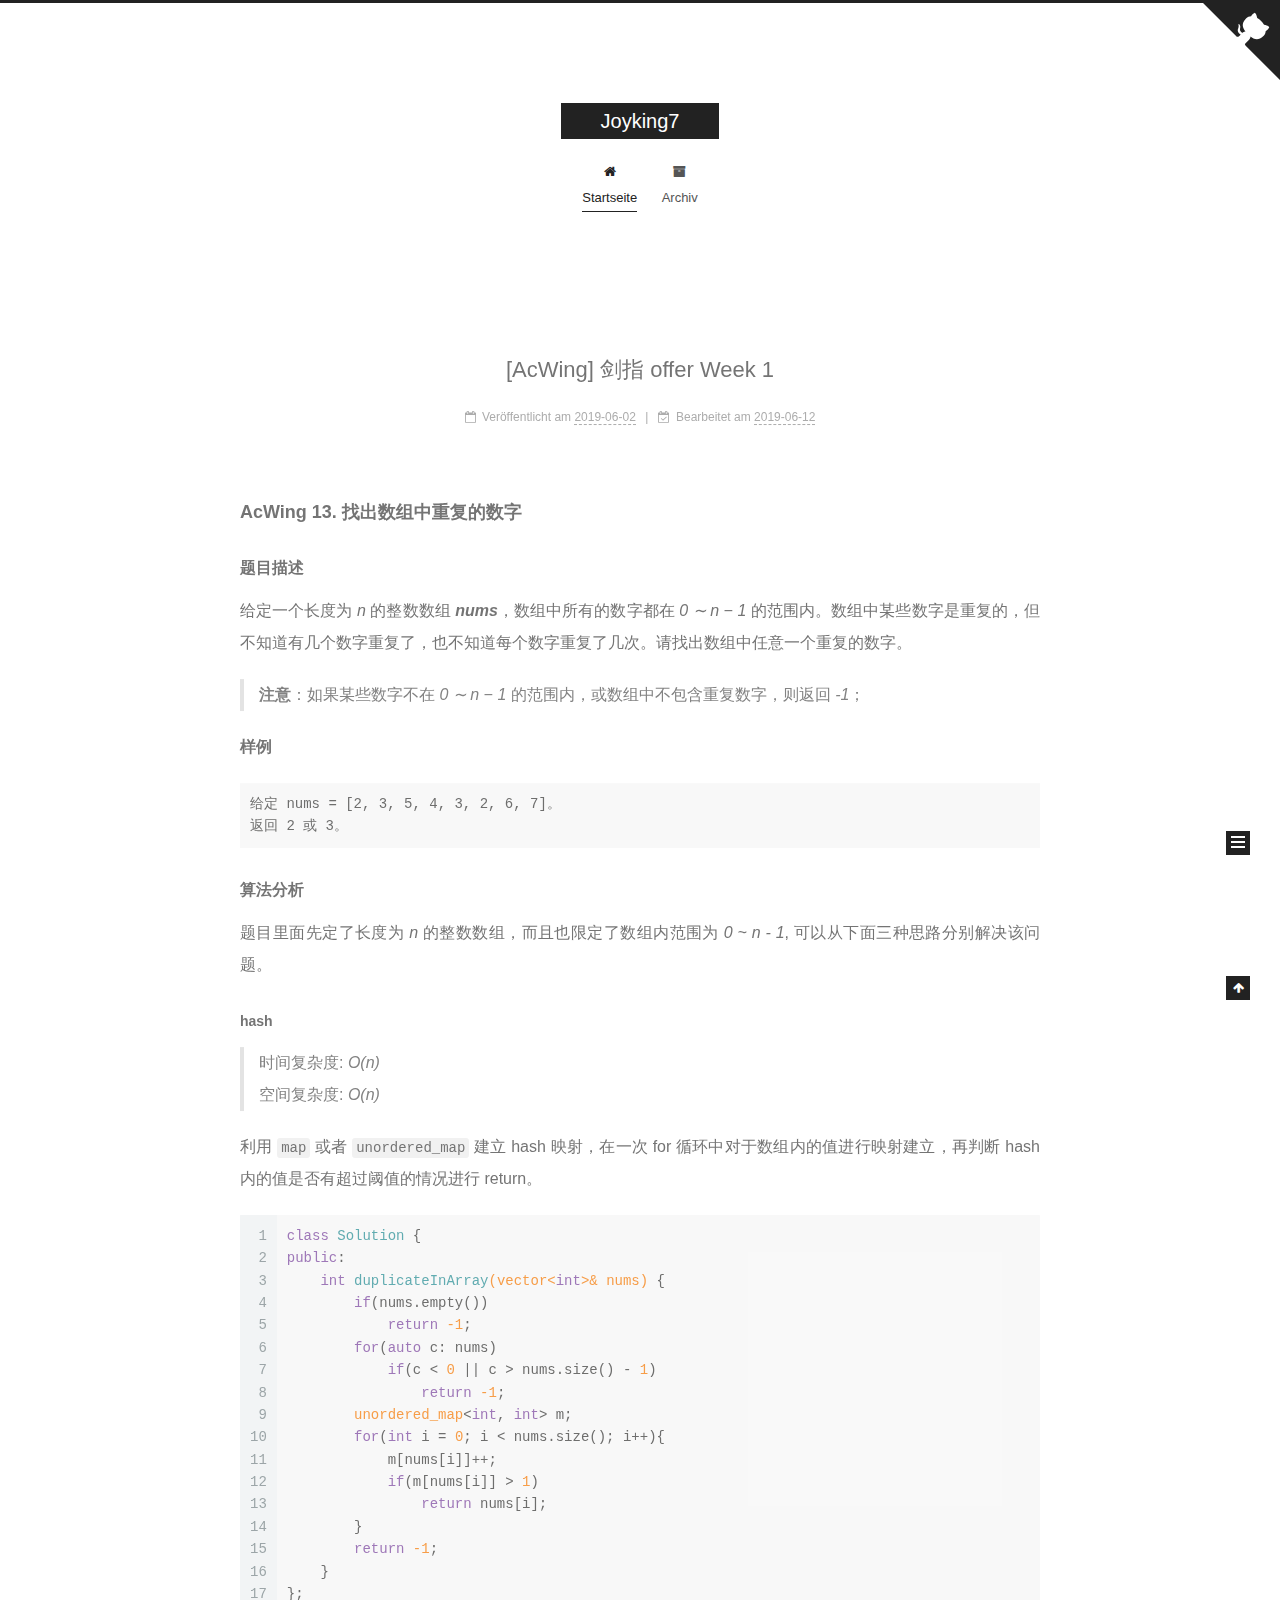
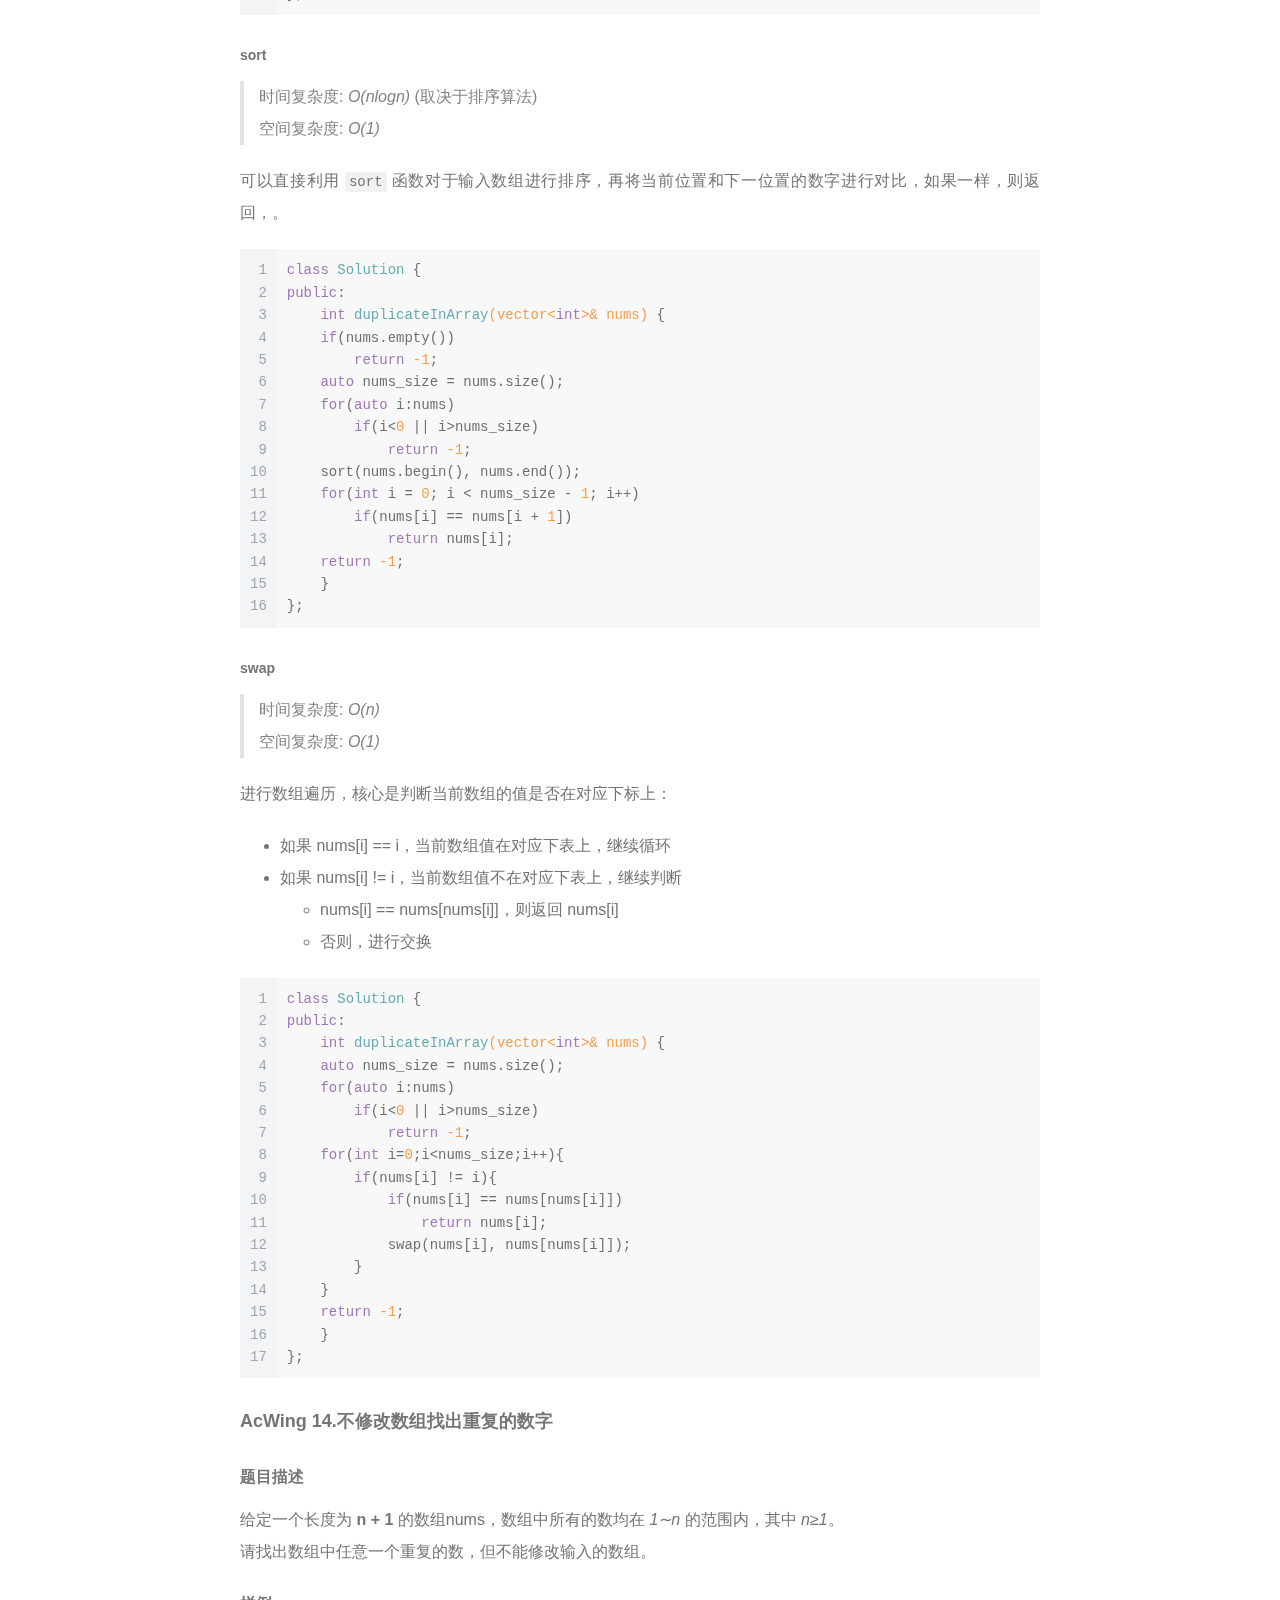
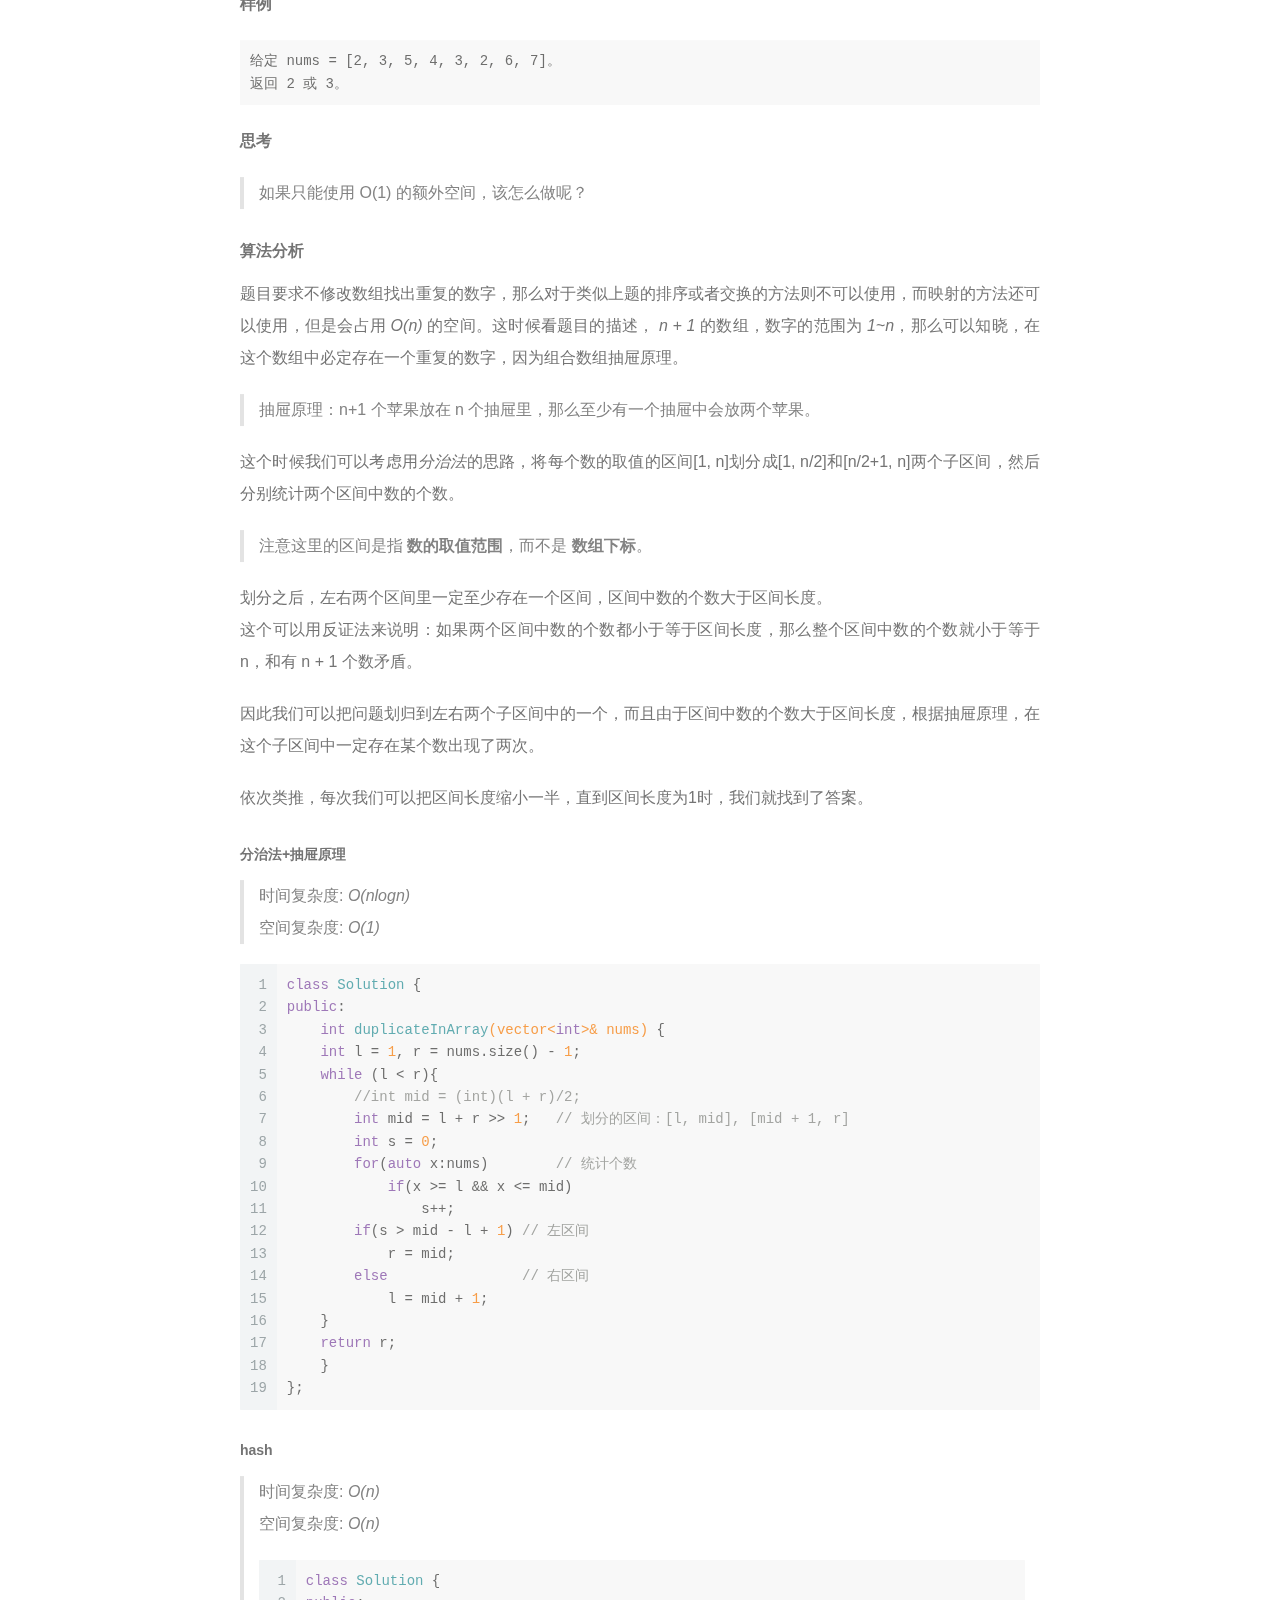
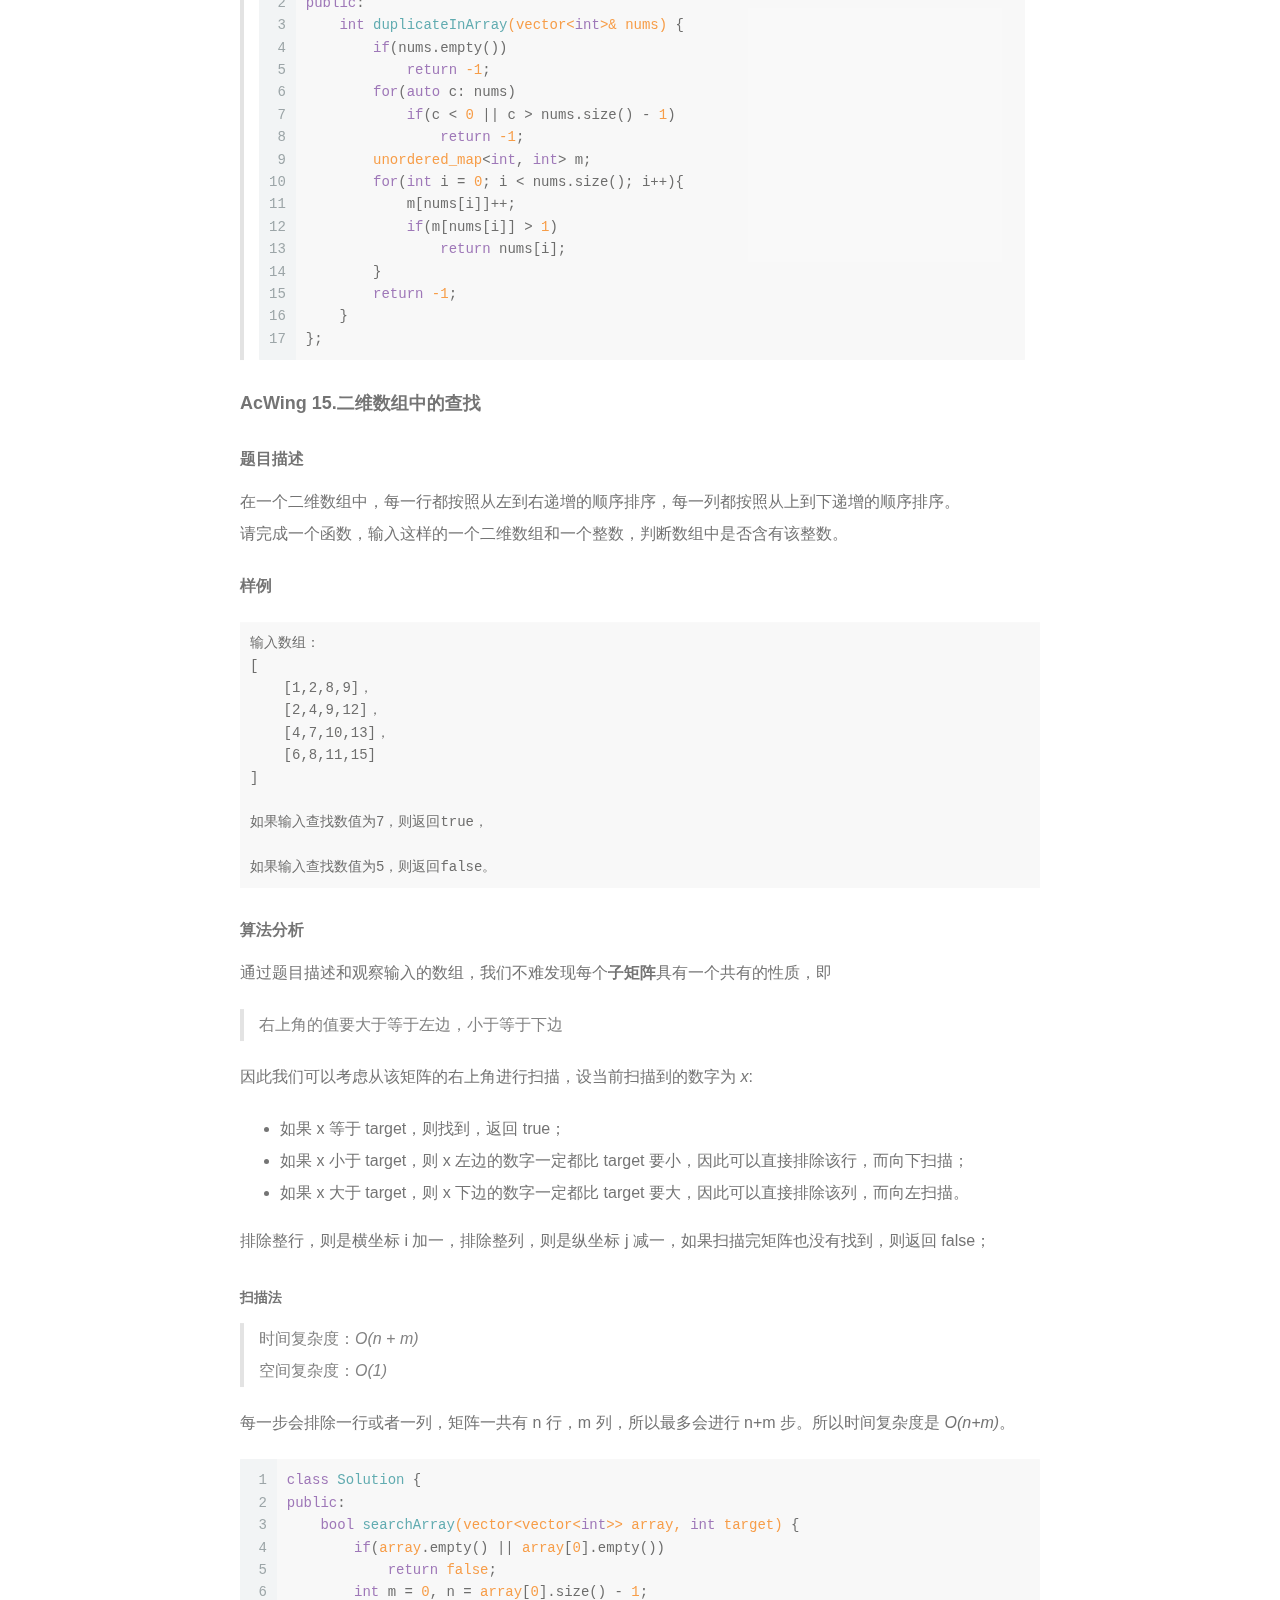
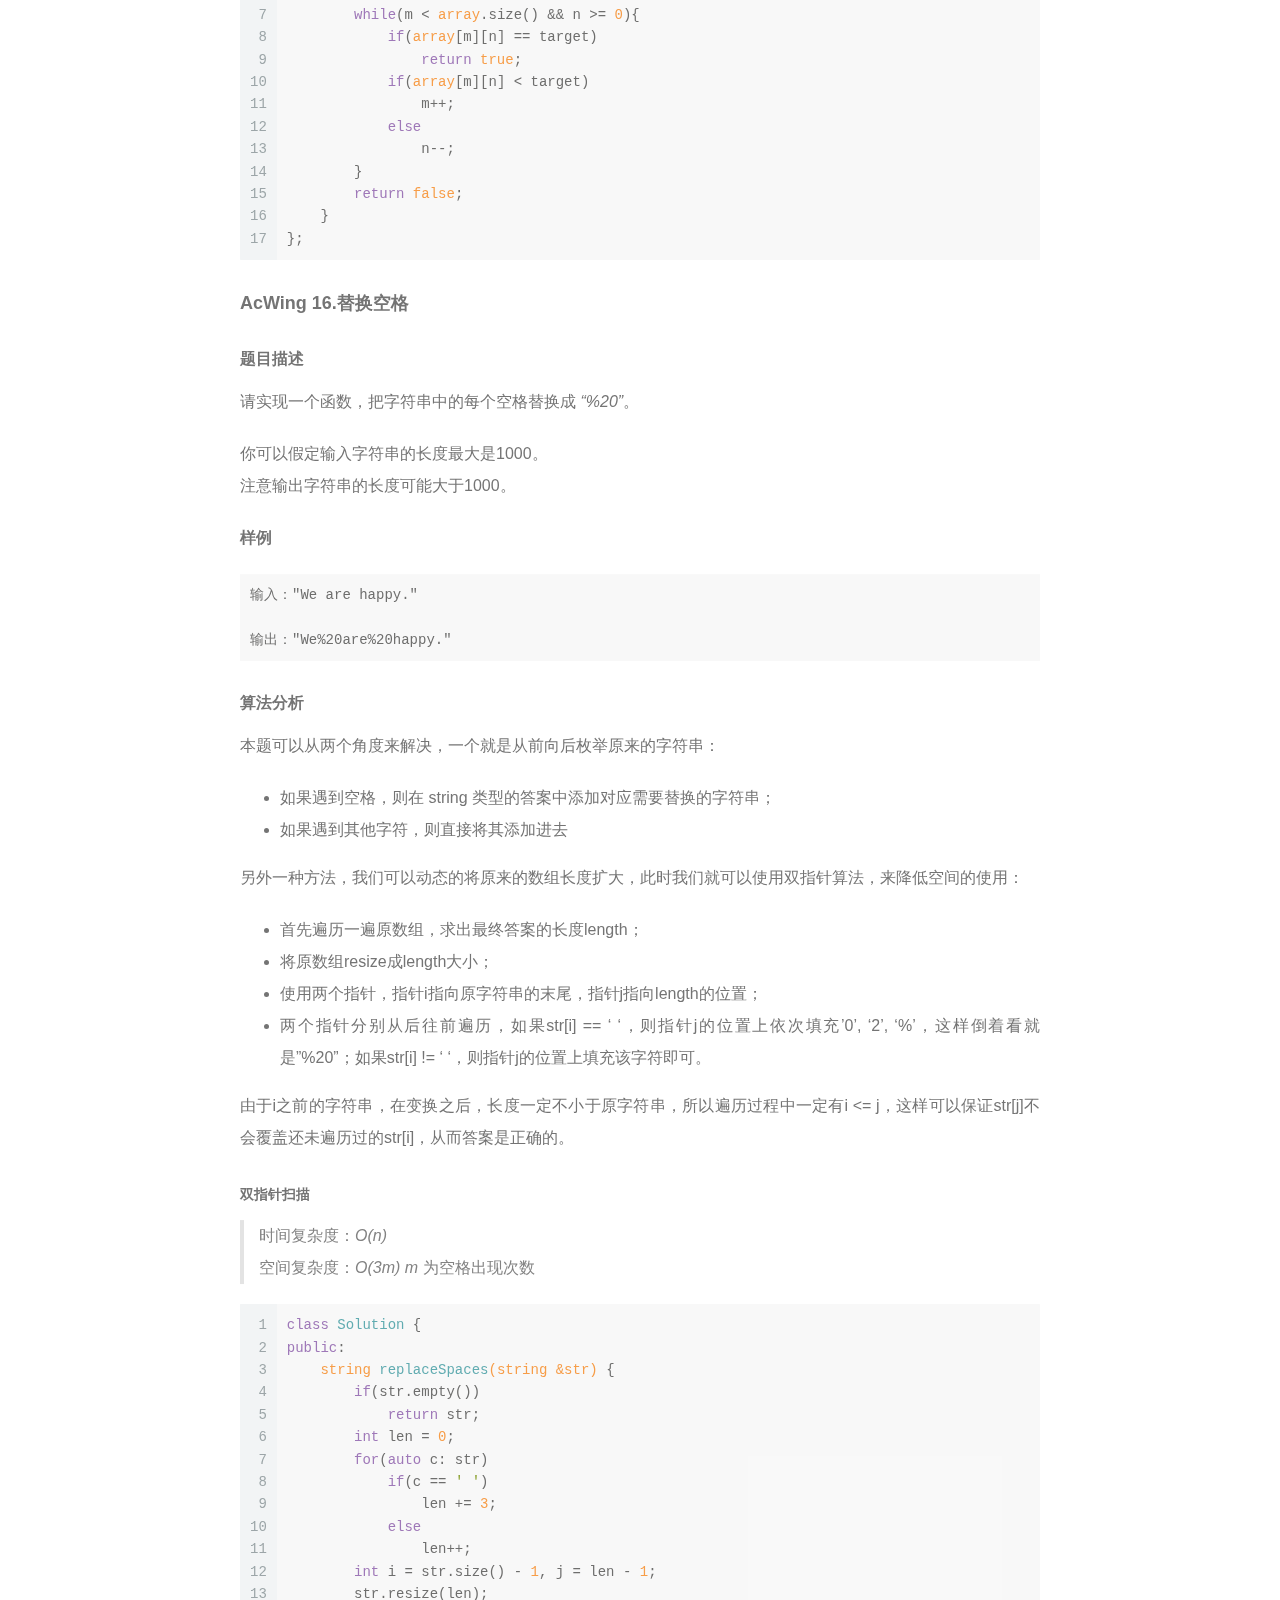
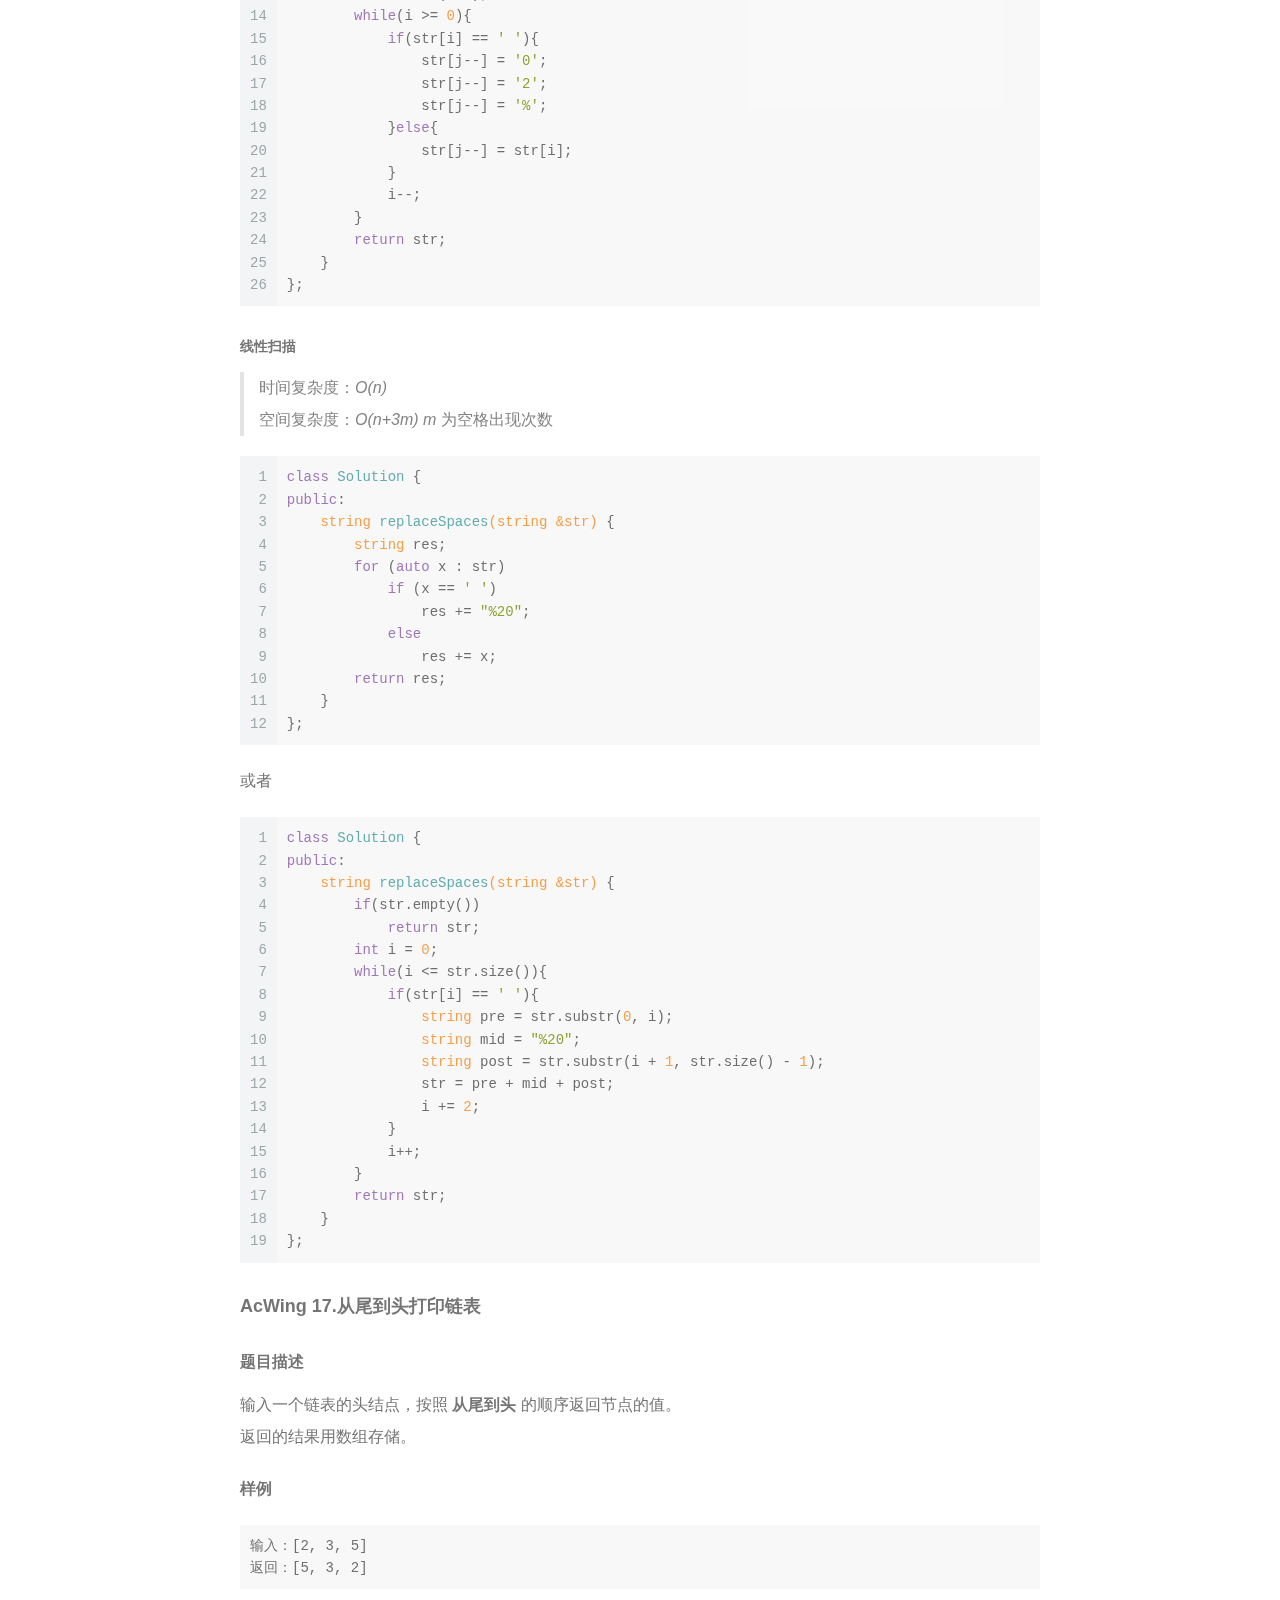
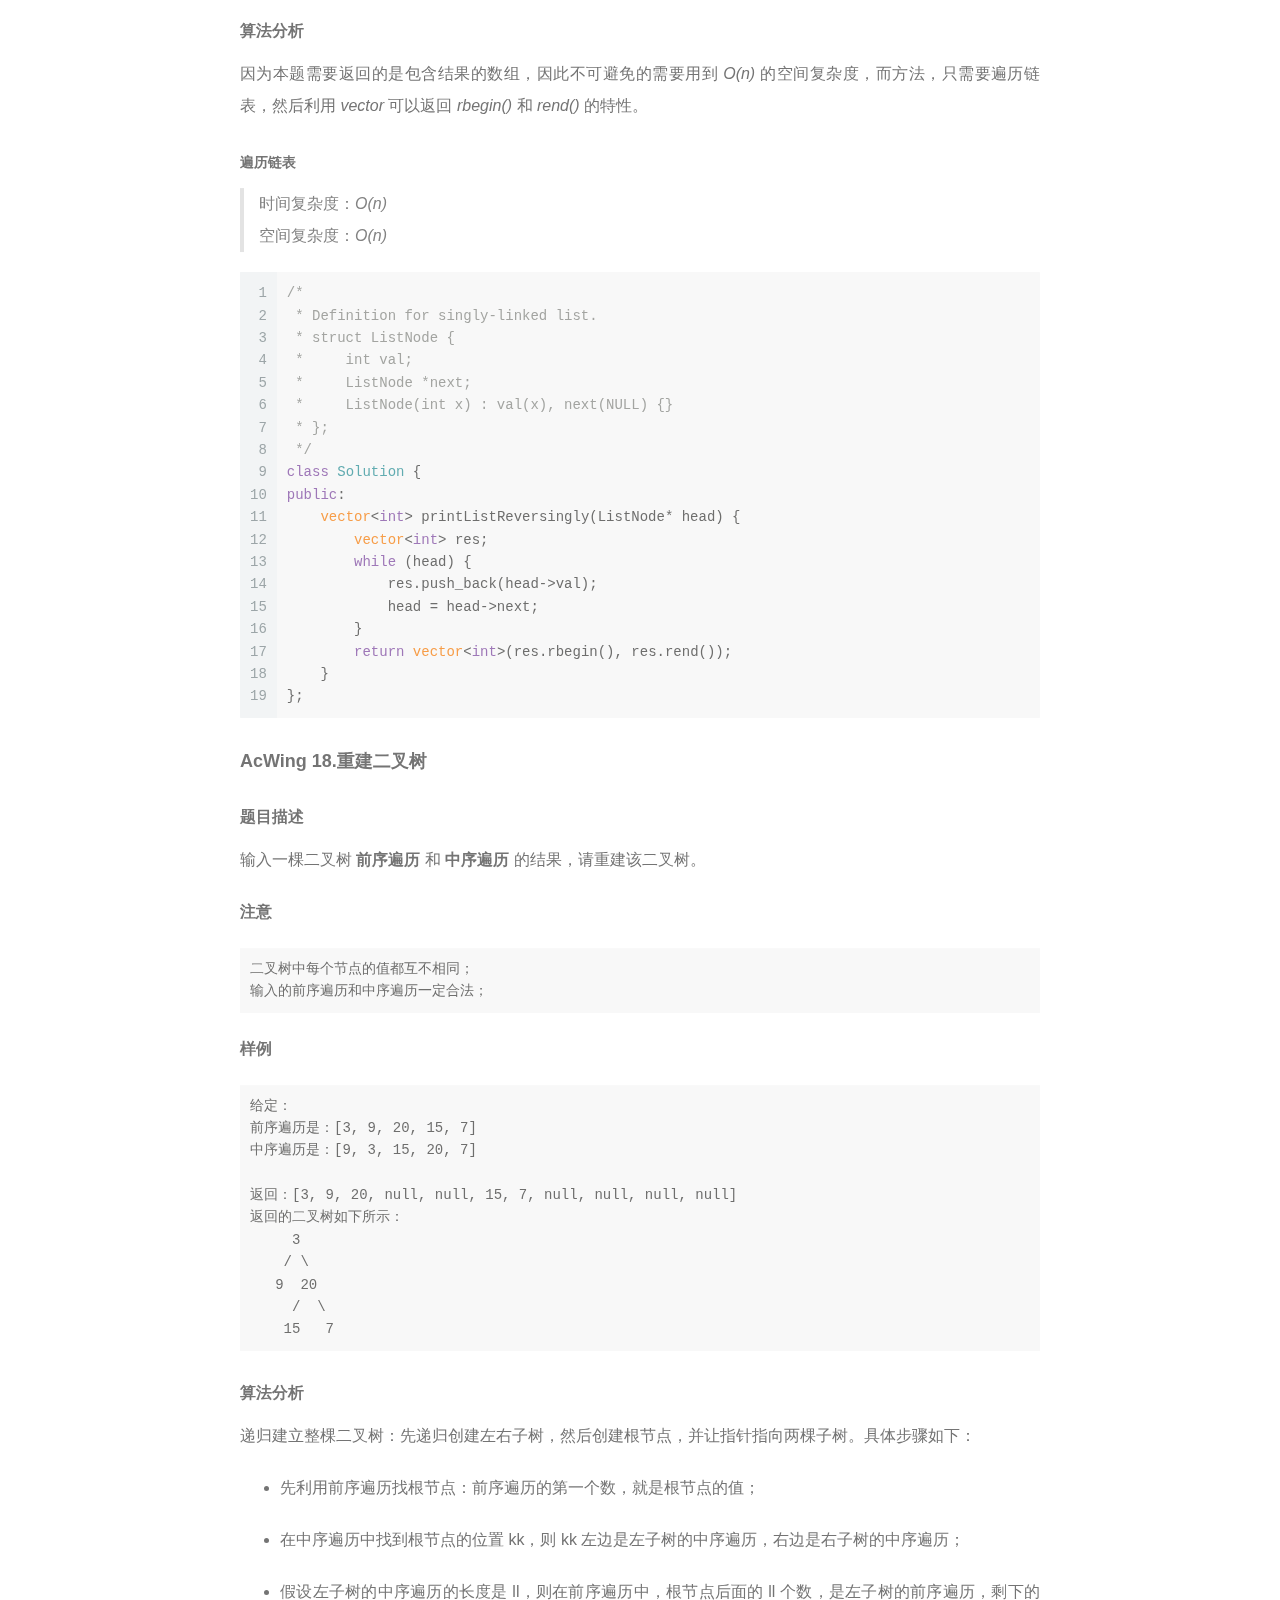
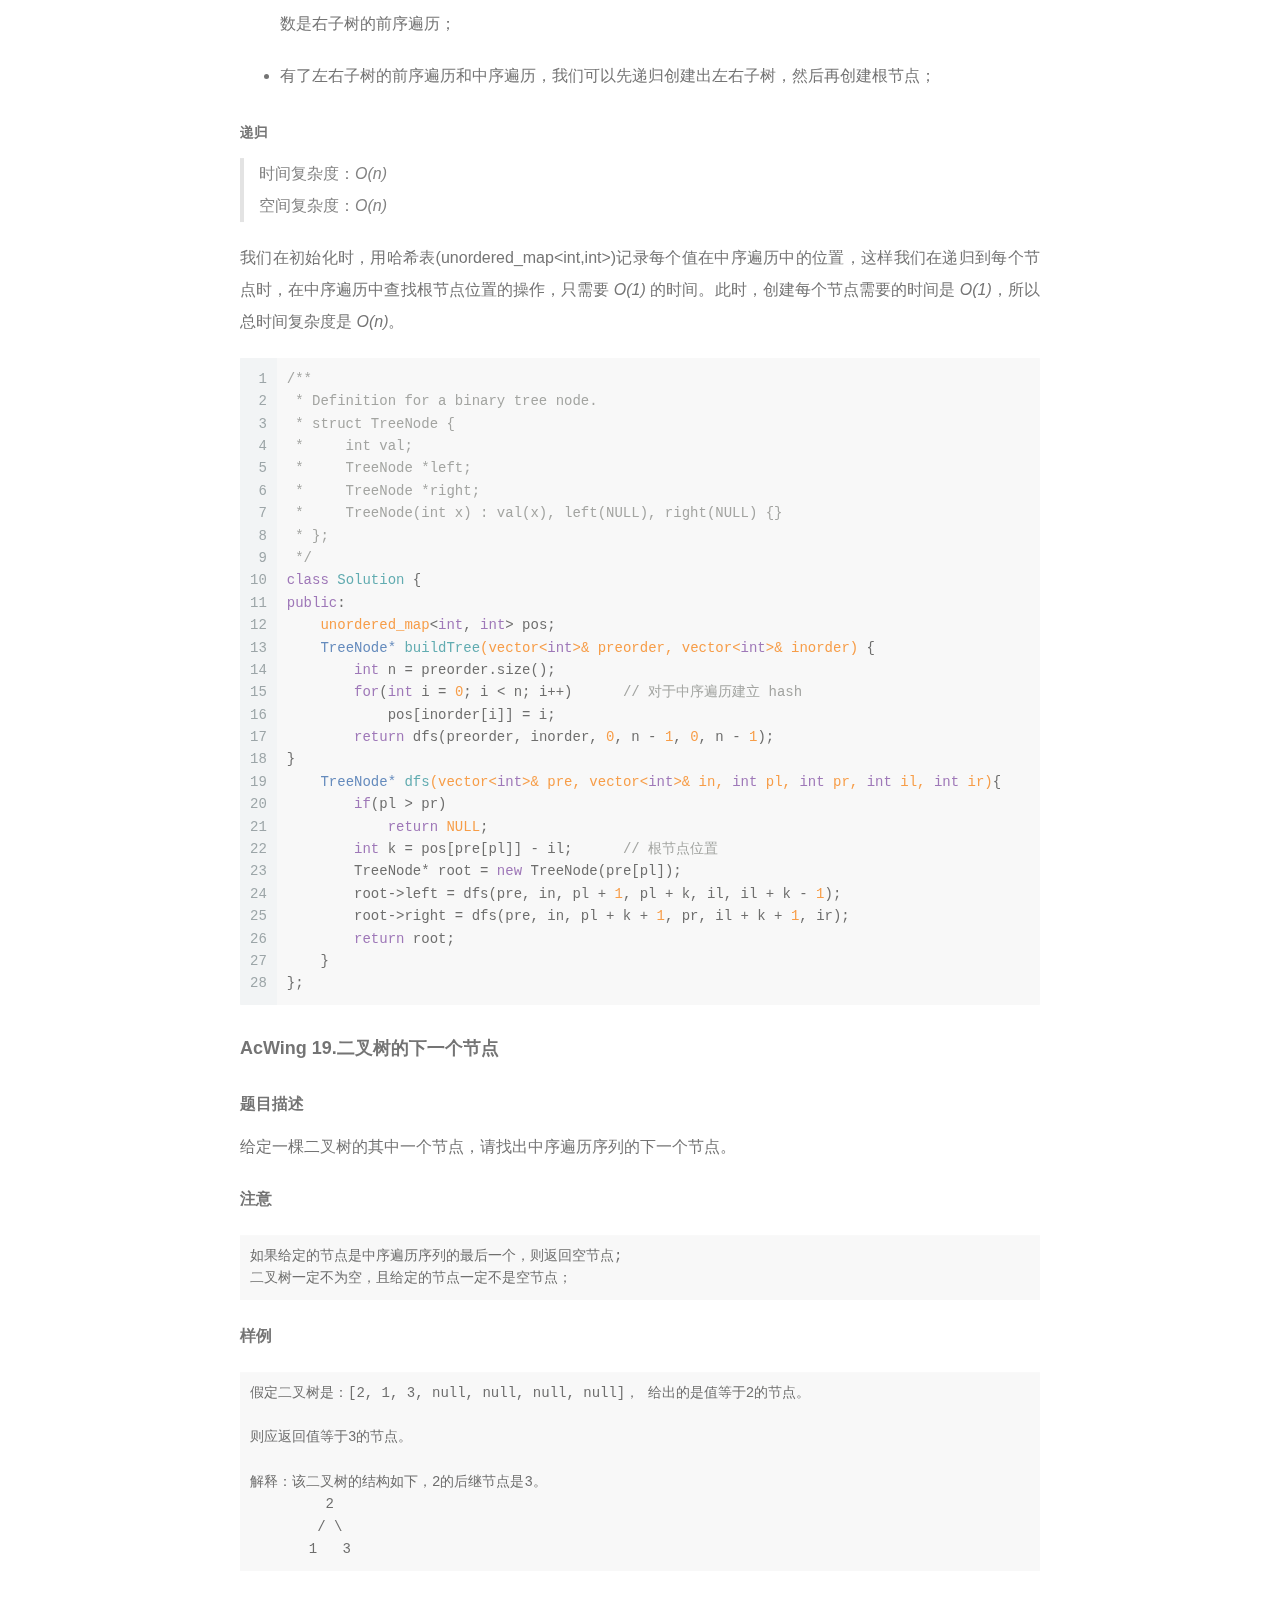
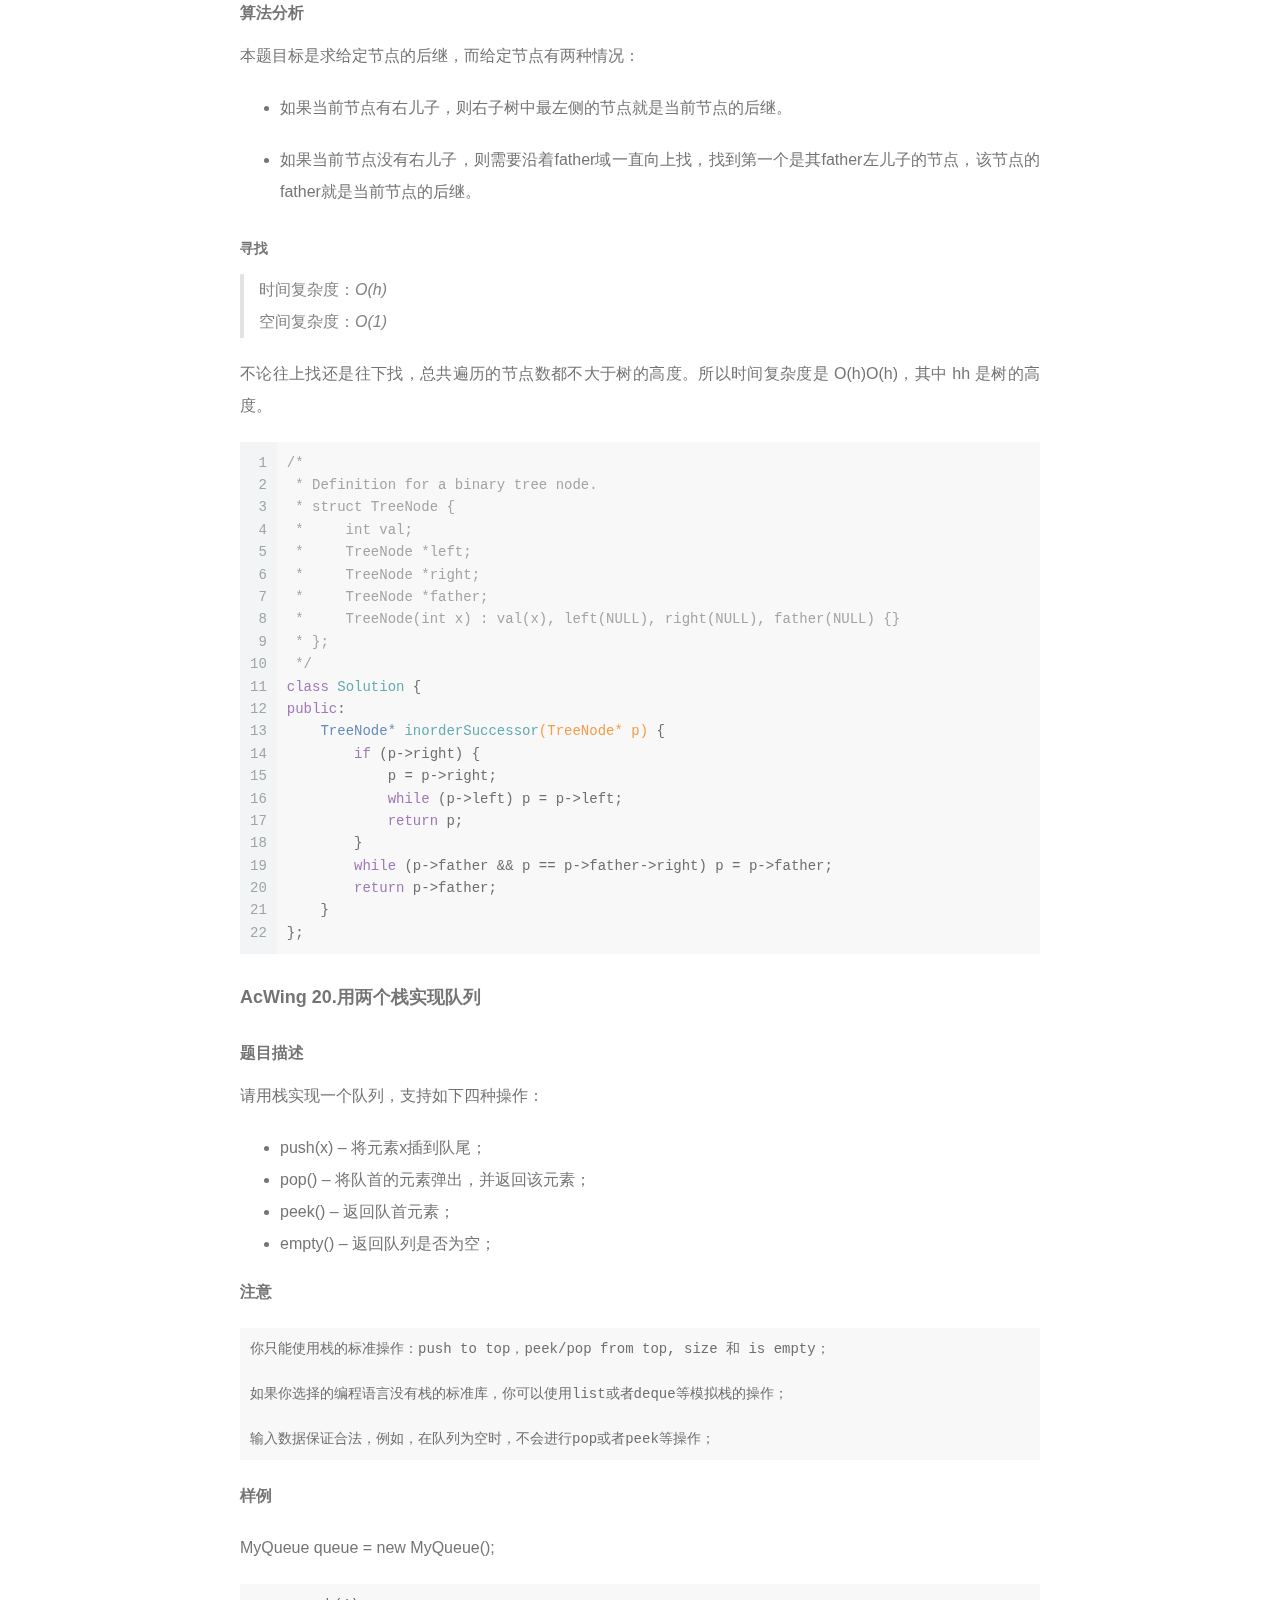
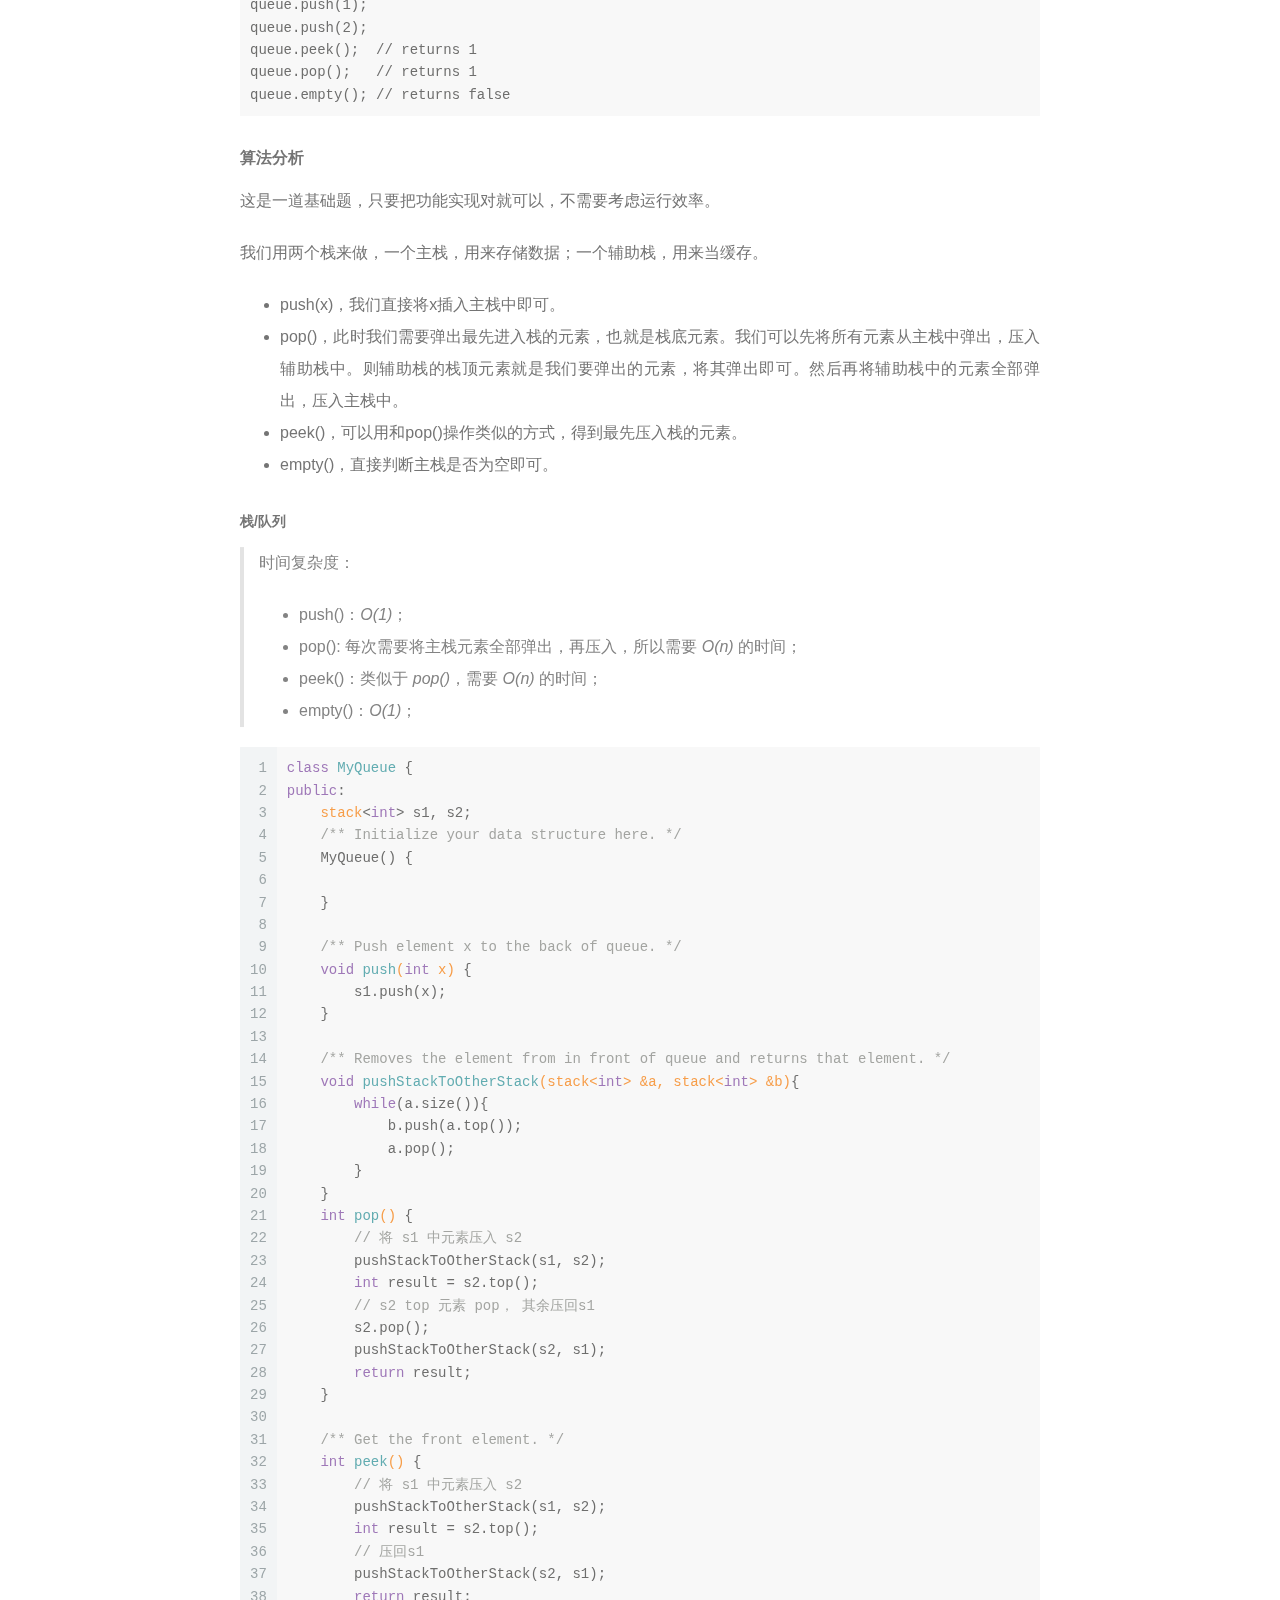
<file: index.html>
<!DOCTYPE html>












  


<html class="theme-next muse use-motion" lang>
<head><meta name="generator" content="Hexo 3.8.0">
  <meta charset="UTF-8">
<meta http-equiv="X-UA-Compatible" content="IE=edge">
<meta name="viewport" content="width=device-width, initial-scale=1, maximum-scale=2">
<meta name="theme-color" content="#222">
























<link rel="stylesheet" href="/lib/font-awesome/css/font-awesome.min.css?v=4.6.2">

<link rel="stylesheet" href="/css/main.css?v=7.1.1">


  <link rel="apple-touch-icon" sizes="180x180" href="/images/apple-touch-icon-next.png?v=7.1.1">


  <link rel="icon" type="image/png" sizes="32x32" href="/images/favicon-32x32-next.png?v=7.1.1">


  <link rel="icon" type="image/png" sizes="16x16" href="/images/favicon-16x16-next.png?v=7.1.1">


  <link rel="mask-icon" href="/images/logo.svg?v=7.1.1" color="#222">







<script id="hexo.configurations">
  var NexT = window.NexT || {};
  var CONFIG = {
    root: '/',
    scheme: 'Muse',
    version: '7.1.1',
    sidebar: {"position":"left","display":"post","offset":12,"onmobile":false,"dimmer":false},
    back2top: true,
    back2top_sidebar: false,
    fancybox: false,
    fastclick: false,
    lazyload: false,
    tabs: true,
    motion: {"enable":true,"async":false,"transition":{"post_block":"fadeIn","post_header":"slideDownIn","post_body":"slideDownIn","coll_header":"slideLeftIn","sidebar":"slideUpIn"}},
    algolia: {
      applicationID: '',
      apiKey: '',
      indexName: '',
      hits: {"per_page":10},
      labels: {"input_placeholder":"Search for Posts","hits_empty":"We didn't find any results for the search: ${query}","hits_stats":"${hits} results found in ${time} ms"}
    }
  };
</script>


  




  <meta property="og:type" content="website">
<meta property="og:title" content="Joyking7">
<meta property="og:url" content="http://yoursite.com/index.html">
<meta property="og:site_name" content="Joyking7">
<meta property="og:locale" content="default">
<meta name="twitter:card" content="summary">
<meta name="twitter:title" content="Joyking7">





  
  
  <link rel="canonical" href="http://yoursite.com/">



<script id="page.configurations">
  CONFIG.page = {
    sidebar: "",
  };
</script>

  <title>Joyking7</title>
  












  <noscript>
  <style>
  .use-motion .motion-element,
  .use-motion .brand,
  .use-motion .menu-item,
  .sidebar-inner,
  .use-motion .post-block,
  .use-motion .pagination,
  .use-motion .comments,
  .use-motion .post-header,
  .use-motion .post-body,
  .use-motion .collection-title { opacity: initial; }

  .use-motion .logo,
  .use-motion .site-title,
  .use-motion .site-subtitle {
    opacity: initial;
    top: initial;
  }

  .use-motion .logo-line-before i { left: initial; }
  .use-motion .logo-line-after i { right: initial; }
  </style>
</noscript>

</head>

<body itemscope itemtype="http://schema.org/WebPage" lang="default">

  
  
    
  

  <div class="container sidebar-position-left 
  page-home">
    <div class="headband"></div>

    <header id="header" class="header" itemscope itemtype="http://schema.org/WPHeader">
      <div class="header-inner"><div class="site-brand-wrapper">
  <div class="site-meta">
    

    <div class="custom-logo-site-title">
      <a href="/" class="brand" rel="start">
        <span class="logo-line-before"><i></i></span>
        <span class="site-title">Joyking7</span>
        <span class="logo-line-after"><i></i></span>
      </a>
    </div>
    
    
  </div>

  <div class="site-nav-toggle">
    <button aria-label="Navigationsleiste an/ausschalten">
      <span class="btn-bar"></span>
      <span class="btn-bar"></span>
      <span class="btn-bar"></span>
    </button>
  </div>
</div>



<nav class="site-nav">
  
    <ul id="menu" class="menu">
      
        
        
        
          
          <li class="menu-item menu-item-home menu-item-active">

    
    
    
      
    

    

    <a href="/" rel="section"><i class="menu-item-icon fa fa-fw fa-home"></i> <br>Startseite</a>

  </li>
        
        
        
          
          <li class="menu-item menu-item-archives">

    
    
    
      
    

    

    <a href="/archives/" rel="section"><i class="menu-item-icon fa fa-fw fa-archive"></i> <br>Archiv</a>

  </li>

      
      
    </ul>
  

  
    

  

  
</nav>



  



</div>
    </header>

    
  
  

  

  <a href="https://github.com/joyking7" class="github-corner" title="Follow me on GitHub" aria-label="Follow me on GitHub" rel="noopener" target="_blank"><svg width="80" height="80" viewbox="0 0 250 250" aria-hidden="true"><path d="M0,0 L115,115 L130,115 L142,142 L250,250 L250,0 Z"/><path d="M128.3,109.0 C113.8,99.7 119.0,89.6 119.0,89.6 C122.0,82.7 120.5,78.6 120.5,78.6 C119.2,72.0 123.4,76.3 123.4,76.3 C127.3,80.9 125.5,87.3 125.5,87.3 C122.9,97.6 130.6,101.9 134.4,103.2" fill="currentColor" style="transform-origin: 130px 106px;" class="octo-arm"/><path d="M115.0,115.0 C114.9,115.1 118.7,116.5 119.8,115.4 L133.7,101.6 C136.9,99.2 139.9,98.4 142.2,98.6 C133.8,88.0 127.5,74.4 143.8,58.0 C148.5,53.4 154.0,51.2 159.7,51.0 C160.3,49.4 163.2,43.6 171.4,40.1 C171.4,40.1 176.1,42.5 178.8,56.2 C183.1,58.6 187.2,61.8 190.9,65.4 C194.5,69.0 197.7,73.2 200.1,77.6 C213.8,80.2 216.3,84.9 216.3,84.9 C212.7,93.1 206.9,96.0 205.4,96.6 C205.1,102.4 203.0,107.8 198.3,112.5 C181.9,128.9 168.3,122.5 157.7,114.1 C157.9,116.9 156.7,120.9 152.7,124.9 L141.0,136.5 C139.8,137.7 141.6,141.9 141.8,141.8 Z" fill="currentColor" class="octo-body"/></svg></a>



    <main id="main" class="main">
      <div class="main-inner">
        <div class="content-wrap">
          
          <div id="content" class="content">
            
  <section id="posts" class="posts-expand">
    
      

  

  
  
  

  

  <article class="post post-type-normal" itemscope itemtype="http://schema.org/Article">
  
  
  
  <div class="post-block">
    <link itemprop="mainEntityOfPage" href="http://yoursite.com/2019/06/02/AcWing 剑指offer Week 1/">

    <span hidden itemprop="author" itemscope itemtype="http://schema.org/Person">
      <meta itemprop="name" content="Joyking7">
      <meta itemprop="description" content>
      <meta itemprop="image" content="/images/avatar.gif">
    </span>

    <span hidden itemprop="publisher" itemscope itemtype="http://schema.org/Organization">
      <meta itemprop="name" content="Joyking7">
    </span>

    
      <header class="post-header">

        
        
          <h1 class="post-title" itemprop="name headline">
                
                
                <a href="/2019/06/02/AcWing 剑指offer Week 1/" class="post-title-link" itemprop="url">[AcWing] 剑指 offer Week 1</a>
              
            
          </h1>
        

        <div class="post-meta">
          <span class="post-time">

            
            
            

            
              <span class="post-meta-item-icon">
                <i class="fa fa-calendar-o"></i>
              </span>
              
                <span class="post-meta-item-text">Veröffentlicht am</span>
              

              
                
              

              <time title="Erstellt: 2019-06-02 15:22:02" itemprop="dateCreated datePublished" datetime="2019-06-02T15:22:02+08:00">2019-06-02</time>
            

            
              

              
                
                <span class="post-meta-divider">|</span>
                

                <span class="post-meta-item-icon">
                  <i class="fa fa-calendar-check-o"></i>
                </span>
                
                  <span class="post-meta-item-text">Bearbeitet am</span>
                
                <time title="Geändert am: 2019-06-12 20:28:32" itemprop="dateModified" datetime="2019-06-12T20:28:32+08:00">2019-06-12</time>
              
            
          </span>

          

          
            
            
          

          
          

          

          

          

        </div>
      </header>
    

    
    
    
    <div class="post-body" itemprop="articleBody">

      
      

      
        
          
            <h3 id="AcWing-13-找出数组中重复的数字"><a href="#AcWing-13-找出数组中重复的数字" class="headerlink" title="AcWing 13. 找出数组中重复的数字"></a>AcWing 13. 找出数组中重复的数字</h3><h4 id="题目描述"><a href="#题目描述" class="headerlink" title="题目描述"></a>题目描述</h4><p>给定一个长度为 <em>n</em> 的整数数组 <strong><em>nums</em></strong>，数组中所有的数字都在 <em>0 ∼ n − 1</em> 的范围内。数组中某些数字是重复的，但不知道有几个数字重复了，也不知道每个数字重复了几次。请找出数组中任意一个重复的数字。</p>
<blockquote>
<p><strong>注意</strong>：如果某些数字不在 <em>0 ∼ n − 1</em> 的范围内，或数组中不包含重复数字，则返回 <em>-1</em>；</p>
</blockquote>
<p><strong>样例</strong></p>
<pre><code>给定 nums = [2, 3, 5, 4, 3, 2, 6, 7]。
返回 2 或 3。
</code></pre><h4 id="算法分析"><a href="#算法分析" class="headerlink" title="算法分析"></a>算法分析</h4><p>题目里面先定了长度为 <em>n</em> 的整数数组，而且也限定了数组内范围为 <em>0 ~ n - 1</em>, 可以从下面三种思路分别解决该问题。</p>
<h5 id="hash"><a href="#hash" class="headerlink" title="hash"></a>hash</h5><blockquote>
<p>时间复杂度: <em>O(n)</em><br>空间复杂度: <em>O(n)</em></p>
</blockquote>
<p>利用 <code>map</code> 或者 <code>unordered_map</code> 建立 hash 映射，在一次 for 循环中对于数组内的值进行映射建立，再判断 hash 内的值是否有超过阈值的情况进行 return。</p>
<figure class="highlight c++"><table><tr><td class="gutter"><pre><span class="line">1</span><br><span class="line">2</span><br><span class="line">3</span><br><span class="line">4</span><br><span class="line">5</span><br><span class="line">6</span><br><span class="line">7</span><br><span class="line">8</span><br><span class="line">9</span><br><span class="line">10</span><br><span class="line">11</span><br><span class="line">12</span><br><span class="line">13</span><br><span class="line">14</span><br><span class="line">15</span><br><span class="line">16</span><br><span class="line">17</span><br></pre></td><td class="code"><pre><span class="line"><span class="class"><span class="keyword">class</span> <span class="title">Solution</span> &#123;</span></span><br><span class="line"><span class="keyword">public</span>:</span><br><span class="line">    <span class="function"><span class="keyword">int</span> <span class="title">duplicateInArray</span><span class="params">(<span class="built_in">vector</span>&lt;<span class="keyword">int</span>&gt;&amp; nums)</span> </span>&#123;</span><br><span class="line">        <span class="keyword">if</span>(nums.empty())</span><br><span class="line">            <span class="keyword">return</span> <span class="number">-1</span>;</span><br><span class="line">        <span class="keyword">for</span>(<span class="keyword">auto</span> c: nums)</span><br><span class="line">            <span class="keyword">if</span>(c &lt; <span class="number">0</span> || c &gt; nums.size() - <span class="number">1</span>)</span><br><span class="line">                <span class="keyword">return</span> <span class="number">-1</span>;</span><br><span class="line">        <span class="built_in">unordered_map</span>&lt;<span class="keyword">int</span>, <span class="keyword">int</span>&gt; m;</span><br><span class="line">        <span class="keyword">for</span>(<span class="keyword">int</span> i = <span class="number">0</span>; i &lt; nums.size(); i++)&#123;</span><br><span class="line">            m[nums[i]]++;</span><br><span class="line">            <span class="keyword">if</span>(m[nums[i]] &gt; <span class="number">1</span>)</span><br><span class="line">                <span class="keyword">return</span> nums[i];</span><br><span class="line">        &#125;</span><br><span class="line">        <span class="keyword">return</span> <span class="number">-1</span>;</span><br><span class="line">    &#125;</span><br><span class="line">&#125;;</span><br></pre></td></tr></table></figure>
<h5 id="sort"><a href="#sort" class="headerlink" title="sort"></a>sort</h5><blockquote>
<p>时间复杂度: <em>O(nlogn)</em> (取决于排序算法)<br>空间复杂度: <em>O(1)</em></p>
</blockquote>
<p>可以直接利用 <code>sort</code> 函数对于输入数组进行排序，再将当前位置和下一位置的数字进行对比，如果一样，则返回，。</p>
<figure class="highlight c++"><table><tr><td class="gutter"><pre><span class="line">1</span><br><span class="line">2</span><br><span class="line">3</span><br><span class="line">4</span><br><span class="line">5</span><br><span class="line">6</span><br><span class="line">7</span><br><span class="line">8</span><br><span class="line">9</span><br><span class="line">10</span><br><span class="line">11</span><br><span class="line">12</span><br><span class="line">13</span><br><span class="line">14</span><br><span class="line">15</span><br><span class="line">16</span><br></pre></td><td class="code"><pre><span class="line"><span class="class"><span class="keyword">class</span> <span class="title">Solution</span> &#123;</span></span><br><span class="line"><span class="keyword">public</span>:</span><br><span class="line">    <span class="function"><span class="keyword">int</span> <span class="title">duplicateInArray</span><span class="params">(<span class="built_in">vector</span>&lt;<span class="keyword">int</span>&gt;&amp; nums)</span> </span>&#123;</span><br><span class="line">    <span class="keyword">if</span>(nums.empty())</span><br><span class="line">        <span class="keyword">return</span> <span class="number">-1</span>;</span><br><span class="line">    <span class="keyword">auto</span> nums_size = nums.size();</span><br><span class="line">    <span class="keyword">for</span>(<span class="keyword">auto</span> i:nums)</span><br><span class="line">        <span class="keyword">if</span>(i&lt;<span class="number">0</span> || i&gt;nums_size)</span><br><span class="line">            <span class="keyword">return</span> <span class="number">-1</span>;</span><br><span class="line">    sort(nums.begin(), nums.end());</span><br><span class="line">    <span class="keyword">for</span>(<span class="keyword">int</span> i = <span class="number">0</span>; i &lt; nums_size - <span class="number">1</span>; i++)</span><br><span class="line">        <span class="keyword">if</span>(nums[i] == nums[i + <span class="number">1</span>])</span><br><span class="line">            <span class="keyword">return</span> nums[i];</span><br><span class="line">    <span class="keyword">return</span> <span class="number">-1</span>;</span><br><span class="line">    &#125;</span><br><span class="line">&#125;;</span><br></pre></td></tr></table></figure>
<h5 id="swap"><a href="#swap" class="headerlink" title="swap"></a>swap</h5><blockquote>
<p>时间复杂度: <em>O(n)</em><br>空间复杂度: <em>O(1)</em></p>
</blockquote>
<p>进行数组遍历，核心是判断当前数组的值是否在对应下标上：</p>
<ul>
<li>如果 nums[i] == i，当前数组值在对应下表上，继续循环</li>
<li>如果 nums[i] != i，当前数组值不在对应下表上，继续判断<ul>
<li>nums[i] == nums[nums[i]]，则返回 nums[i]</li>
<li>否则，进行交换</li>
</ul>
</li>
</ul>
<figure class="highlight c++"><table><tr><td class="gutter"><pre><span class="line">1</span><br><span class="line">2</span><br><span class="line">3</span><br><span class="line">4</span><br><span class="line">5</span><br><span class="line">6</span><br><span class="line">7</span><br><span class="line">8</span><br><span class="line">9</span><br><span class="line">10</span><br><span class="line">11</span><br><span class="line">12</span><br><span class="line">13</span><br><span class="line">14</span><br><span class="line">15</span><br><span class="line">16</span><br><span class="line">17</span><br></pre></td><td class="code"><pre><span class="line"><span class="class"><span class="keyword">class</span> <span class="title">Solution</span> &#123;</span></span><br><span class="line"><span class="keyword">public</span>:</span><br><span class="line">    <span class="function"><span class="keyword">int</span> <span class="title">duplicateInArray</span><span class="params">(<span class="built_in">vector</span>&lt;<span class="keyword">int</span>&gt;&amp; nums)</span> </span>&#123;</span><br><span class="line">    <span class="keyword">auto</span> nums_size = nums.size();</span><br><span class="line">    <span class="keyword">for</span>(<span class="keyword">auto</span> i:nums)</span><br><span class="line">        <span class="keyword">if</span>(i&lt;<span class="number">0</span> || i&gt;nums_size)</span><br><span class="line">            <span class="keyword">return</span> <span class="number">-1</span>;</span><br><span class="line">    <span class="keyword">for</span>(<span class="keyword">int</span> i=<span class="number">0</span>;i&lt;nums_size;i++)&#123;</span><br><span class="line">        <span class="keyword">if</span>(nums[i] != i)&#123;</span><br><span class="line">            <span class="keyword">if</span>(nums[i] == nums[nums[i]])</span><br><span class="line">                <span class="keyword">return</span> nums[i];</span><br><span class="line">            swap(nums[i], nums[nums[i]]);</span><br><span class="line">        &#125;</span><br><span class="line">    &#125;</span><br><span class="line">    <span class="keyword">return</span> <span class="number">-1</span>;</span><br><span class="line">    &#125;</span><br><span class="line">&#125;;</span><br></pre></td></tr></table></figure>
<h3 id="AcWing-14-不修改数组找出重复的数字"><a href="#AcWing-14-不修改数组找出重复的数字" class="headerlink" title="AcWing 14.不修改数组找出重复的数字"></a>AcWing 14.不修改数组找出重复的数字</h3><h4 id="题目描述-1"><a href="#题目描述-1" class="headerlink" title="题目描述"></a>题目描述</h4><p>给定一个长度为 <strong>n + 1</strong> 的数组nums，数组中所有的数均在 <em>1∼n</em> 的范围内，其中 <em>n≥1</em>。<br>请找出数组中任意一个重复的数，但不能修改输入的数组。</p>
<p><strong>样例</strong></p>
<pre><code>给定 nums = [2, 3, 5, 4, 3, 2, 6, 7]。
返回 2 或 3。
</code></pre><p><strong>思考</strong></p>
<blockquote>
<p>如果只能使用 O(1) 的额外空间，该怎么做呢？</p>
</blockquote>
<h4 id="算法分析-1"><a href="#算法分析-1" class="headerlink" title="算法分析"></a>算法分析</h4><p>题目要求不修改数组找出重复的数字，那么对于类似上题的排序或者交换的方法则不可以使用，而映射的方法还可以使用，但是会占用 <em>O(n)</em> 的空间。这时候看题目的描述， <em>n + 1</em> 的数组，数字的范围为 <em>1~n</em>，那么可以知晓，在这个数组中必定存在一个重复的数字，因为组合数组抽屉原理。</p>
<blockquote>
<p>抽屉原理：n+1 个苹果放在 n 个抽屉里，那么至少有一个抽屉中会放两个苹果。</p>
</blockquote>
<p>这个时候我们可以考虑用<em>分治法</em>的思路，将每个数的取值的区间[1, n]划分成[1, n/2]和[n/2+1, n]两个子区间，然后分别统计两个区间中数的个数。</p>
<blockquote>
<p>注意这里的区间是指 <strong>数的取值范围</strong>，而不是 <strong>数组下标</strong>。</p>
</blockquote>
<p>划分之后，左右两个区间里一定至少存在一个区间，区间中数的个数大于区间长度。<br>这个可以用反证法来说明：如果两个区间中数的个数都小于等于区间长度，那么整个区间中数的个数就小于等于 n，和有 n + 1 个数矛盾。</p>
<p>因此我们可以把问题划归到左右两个子区间中的一个，而且由于区间中数的个数大于区间长度，根据抽屉原理，在这个子区间中一定存在某个数出现了两次。</p>
<p>依次类推，每次我们可以把区间长度缩小一半，直到区间长度为1时，我们就找到了答案。</p>
<h5 id="分治法-抽屉原理"><a href="#分治法-抽屉原理" class="headerlink" title="分治法+抽屉原理"></a>分治法+抽屉原理</h5><blockquote>
<p>时间复杂度: <em>O(nlogn)</em><br>空间复杂度: <em>O(1)</em></p>
</blockquote>
<figure class="highlight c++"><table><tr><td class="gutter"><pre><span class="line">1</span><br><span class="line">2</span><br><span class="line">3</span><br><span class="line">4</span><br><span class="line">5</span><br><span class="line">6</span><br><span class="line">7</span><br><span class="line">8</span><br><span class="line">9</span><br><span class="line">10</span><br><span class="line">11</span><br><span class="line">12</span><br><span class="line">13</span><br><span class="line">14</span><br><span class="line">15</span><br><span class="line">16</span><br><span class="line">17</span><br><span class="line">18</span><br><span class="line">19</span><br></pre></td><td class="code"><pre><span class="line"><span class="class"><span class="keyword">class</span> <span class="title">Solution</span> &#123;</span></span><br><span class="line"><span class="keyword">public</span>:</span><br><span class="line">    <span class="function"><span class="keyword">int</span> <span class="title">duplicateInArray</span><span class="params">(<span class="built_in">vector</span>&lt;<span class="keyword">int</span>&gt;&amp; nums)</span> </span>&#123;</span><br><span class="line">    <span class="keyword">int</span> l = <span class="number">1</span>, r = nums.size() - <span class="number">1</span>;</span><br><span class="line">    <span class="keyword">while</span> (l &lt; r)&#123;</span><br><span class="line">        <span class="comment">//int mid = (int)(l + r)/2;</span></span><br><span class="line">        <span class="keyword">int</span> mid = l + r &gt;&gt; <span class="number">1</span>;   <span class="comment">// 划分的区间：[l, mid], [mid + 1, r]</span></span><br><span class="line">        <span class="keyword">int</span> s = <span class="number">0</span>;</span><br><span class="line">        <span class="keyword">for</span>(<span class="keyword">auto</span> x:nums)        <span class="comment">// 统计个数</span></span><br><span class="line">            <span class="keyword">if</span>(x &gt;= l &amp;&amp; x &lt;= mid)</span><br><span class="line">                s++;</span><br><span class="line">        <span class="keyword">if</span>(s &gt; mid - l + <span class="number">1</span>) <span class="comment">// 左区间</span></span><br><span class="line">            r = mid;</span><br><span class="line">        <span class="keyword">else</span>                <span class="comment">// 右区间</span></span><br><span class="line">            l = mid + <span class="number">1</span>;</span><br><span class="line">    &#125;</span><br><span class="line">    <span class="keyword">return</span> r;</span><br><span class="line">    &#125;</span><br><span class="line">&#125;;</span><br></pre></td></tr></table></figure>
<h5 id="hash-1"><a href="#hash-1" class="headerlink" title="hash"></a>hash</h5><blockquote>
<p>时间复杂度: <em>O(n)</em><br>空间复杂度: <em>O(n)</em><br><figure class="highlight c++"><table><tr><td class="gutter"><pre><span class="line">1</span><br><span class="line">2</span><br><span class="line">3</span><br><span class="line">4</span><br><span class="line">5</span><br><span class="line">6</span><br><span class="line">7</span><br><span class="line">8</span><br><span class="line">9</span><br><span class="line">10</span><br><span class="line">11</span><br><span class="line">12</span><br><span class="line">13</span><br><span class="line">14</span><br><span class="line">15</span><br><span class="line">16</span><br><span class="line">17</span><br></pre></td><td class="code"><pre><span class="line"><span class="class"><span class="keyword">class</span> <span class="title">Solution</span> &#123;</span></span><br><span class="line"><span class="keyword">public</span>:</span><br><span class="line">    <span class="function"><span class="keyword">int</span> <span class="title">duplicateInArray</span><span class="params">(<span class="built_in">vector</span>&lt;<span class="keyword">int</span>&gt;&amp; nums)</span> </span>&#123;</span><br><span class="line">        <span class="keyword">if</span>(nums.empty())</span><br><span class="line">            <span class="keyword">return</span> <span class="number">-1</span>;</span><br><span class="line">        <span class="keyword">for</span>(<span class="keyword">auto</span> c: nums)</span><br><span class="line">            <span class="keyword">if</span>(c &lt; <span class="number">0</span> || c &gt; nums.size() - <span class="number">1</span>)</span><br><span class="line">                <span class="keyword">return</span> <span class="number">-1</span>;</span><br><span class="line">        <span class="built_in">unordered_map</span>&lt;<span class="keyword">int</span>, <span class="keyword">int</span>&gt; m;</span><br><span class="line">        <span class="keyword">for</span>(<span class="keyword">int</span> i = <span class="number">0</span>; i &lt; nums.size(); i++)&#123;</span><br><span class="line">            m[nums[i]]++;</span><br><span class="line">            <span class="keyword">if</span>(m[nums[i]] &gt; <span class="number">1</span>)</span><br><span class="line">                <span class="keyword">return</span> nums[i];</span><br><span class="line">        &#125;</span><br><span class="line">        <span class="keyword">return</span> <span class="number">-1</span>;</span><br><span class="line">    &#125;</span><br><span class="line">&#125;;</span><br></pre></td></tr></table></figure></p>
</blockquote>
<h3 id="AcWing-15-二维数组中的查找"><a href="#AcWing-15-二维数组中的查找" class="headerlink" title="AcWing 15.二维数组中的查找"></a>AcWing 15.二维数组中的查找</h3><h4 id="题目描述-2"><a href="#题目描述-2" class="headerlink" title="题目描述"></a>题目描述</h4><p>在一个二维数组中，每一行都按照从左到右递增的顺序排序，每一列都按照从上到下递增的顺序排序。<br>请完成一个函数，输入这样的一个二维数组和一个整数，判断数组中是否含有该整数。</p>
<p><strong>样例</strong></p>
<pre><code>输入数组：
[
    [1,2,8,9]，
    [2,4,9,12]，
    [4,7,10,13]，
    [6,8,11,15]
]

如果输入查找数值为7，则返回true，

如果输入查找数值为5，则返回false。
</code></pre><h4 id="算法分析-2"><a href="#算法分析-2" class="headerlink" title="算法分析"></a>算法分析</h4><p>通过题目描述和观察输入的数组，我们不难发现每个<strong>子矩阵</strong>具有一个共有的性质，即</p>
<blockquote>
<p>右上角的值要大于等于左边，小于等于下边</p>
</blockquote>
<p>因此我们可以考虑从该矩阵的右上角进行扫描，设当前扫描到的数字为 <em>x</em>:</p>
<ul>
<li>如果 x 等于 target，则找到，返回 true；</li>
<li>如果 x 小于 target，则 x 左边的数字一定都比 target 要小，因此可以直接排除该行，而向下扫描；</li>
<li>如果 x 大于 target，则 x 下边的数字一定都比 target 要大，因此可以直接排除该列，而向左扫描。</li>
</ul>
<p>排除整行，则是横坐标 i 加一，排除整列，则是纵坐标 j 减一，如果扫描完矩阵也没有找到，则返回 false；</p>
<h5 id="扫描法"><a href="#扫描法" class="headerlink" title="扫描法"></a>扫描法</h5><blockquote>
<p>时间复杂度：<em>O(n + m)</em><br>空间复杂度：<em>O(1)</em> </p>
</blockquote>
<p>每一步会排除一行或者一列，矩阵一共有 n 行，m 列，所以最多会进行 n+m 步。所以时间复杂度是 <em>O(n+m)</em>。</p>
<figure class="highlight c++"><table><tr><td class="gutter"><pre><span class="line">1</span><br><span class="line">2</span><br><span class="line">3</span><br><span class="line">4</span><br><span class="line">5</span><br><span class="line">6</span><br><span class="line">7</span><br><span class="line">8</span><br><span class="line">9</span><br><span class="line">10</span><br><span class="line">11</span><br><span class="line">12</span><br><span class="line">13</span><br><span class="line">14</span><br><span class="line">15</span><br><span class="line">16</span><br><span class="line">17</span><br></pre></td><td class="code"><pre><span class="line"><span class="class"><span class="keyword">class</span> <span class="title">Solution</span> &#123;</span></span><br><span class="line"><span class="keyword">public</span>:</span><br><span class="line">    <span class="function"><span class="keyword">bool</span> <span class="title">searchArray</span><span class="params">(<span class="built_in">vector</span>&lt;<span class="built_in">vector</span>&lt;<span class="keyword">int</span>&gt;&gt; <span class="built_in">array</span>, <span class="keyword">int</span> target)</span> </span>&#123;</span><br><span class="line">        <span class="keyword">if</span>(<span class="built_in">array</span>.empty() || <span class="built_in">array</span>[<span class="number">0</span>].empty())</span><br><span class="line">            <span class="keyword">return</span> <span class="literal">false</span>;</span><br><span class="line">        <span class="keyword">int</span> m = <span class="number">0</span>, n = <span class="built_in">array</span>[<span class="number">0</span>].size() - <span class="number">1</span>;</span><br><span class="line">        <span class="keyword">while</span>(m &lt; <span class="built_in">array</span>.size() &amp;&amp; n &gt;= <span class="number">0</span>)&#123;</span><br><span class="line">            <span class="keyword">if</span>(<span class="built_in">array</span>[m][n] == target)</span><br><span class="line">                <span class="keyword">return</span> <span class="literal">true</span>;</span><br><span class="line">            <span class="keyword">if</span>(<span class="built_in">array</span>[m][n] &lt; target)</span><br><span class="line">                m++;</span><br><span class="line">            <span class="keyword">else</span></span><br><span class="line">                n--;</span><br><span class="line">        &#125;</span><br><span class="line">        <span class="keyword">return</span> <span class="literal">false</span>;</span><br><span class="line">    &#125;</span><br><span class="line">&#125;;</span><br></pre></td></tr></table></figure>
<h3 id="AcWing-16-替换空格"><a href="#AcWing-16-替换空格" class="headerlink" title="AcWing 16.替换空格"></a>AcWing 16.替换空格</h3><h4 id="题目描述-3"><a href="#题目描述-3" class="headerlink" title="题目描述"></a>题目描述</h4><p>请实现一个函数，把字符串中的每个空格替换成 <em>“%20”</em>。</p>
<p>你可以假定输入字符串的长度最大是1000。<br>注意输出字符串的长度可能大于1000。</p>
<p><strong>样例</strong></p>
<pre><code>输入：&quot;We are happy.&quot;

输出：&quot;We%20are%20happy.&quot;
</code></pre><h4 id="算法分析-3"><a href="#算法分析-3" class="headerlink" title="算法分析"></a>算法分析</h4><p>本题可以从两个角度来解决，一个就是从前向后枚举原来的字符串：</p>
<ul>
<li>如果遇到空格，则在 string 类型的答案中添加对应需要替换的字符串；</li>
<li>如果遇到其他字符，则直接将其添加进去</li>
</ul>
<p>另外一种方法，我们可以动态的将原来的数组长度扩大，此时我们就可以使用双指针算法，来降低空间的使用：</p>
<ul>
<li>首先遍历一遍原数组，求出最终答案的长度length；</li>
<li>将原数组resize成length大小；</li>
<li>使用两个指针，指针i指向原字符串的末尾，指针j指向length的位置；</li>
<li>两个指针分别从后往前遍历，如果str[i] == ‘ ‘，则指针j的位置上依次填充’0’, ‘2’, ‘%’，这样倒着看就是”%20”；如果str[i] != ‘ ‘，则指针j的位置上填充该字符即可。</li>
</ul>
<p>由于i之前的字符串，在变换之后，长度一定不小于原字符串，所以遍历过程中一定有i &lt;= j，这样可以保证str[j]不会覆盖还未遍历过的str[i]，从而答案是正确的。</p>
<h5 id="双指针扫描"><a href="#双指针扫描" class="headerlink" title="双指针扫描"></a>双指针扫描</h5><blockquote>
<p>时间复杂度：<em>O(n)</em><br>空间复杂度：<em>O(3m)</em>  <em>m</em> 为空格出现次数 </p>
</blockquote>
<figure class="highlight c++"><table><tr><td class="gutter"><pre><span class="line">1</span><br><span class="line">2</span><br><span class="line">3</span><br><span class="line">4</span><br><span class="line">5</span><br><span class="line">6</span><br><span class="line">7</span><br><span class="line">8</span><br><span class="line">9</span><br><span class="line">10</span><br><span class="line">11</span><br><span class="line">12</span><br><span class="line">13</span><br><span class="line">14</span><br><span class="line">15</span><br><span class="line">16</span><br><span class="line">17</span><br><span class="line">18</span><br><span class="line">19</span><br><span class="line">20</span><br><span class="line">21</span><br><span class="line">22</span><br><span class="line">23</span><br><span class="line">24</span><br><span class="line">25</span><br><span class="line">26</span><br></pre></td><td class="code"><pre><span class="line"><span class="class"><span class="keyword">class</span> <span class="title">Solution</span> &#123;</span></span><br><span class="line"><span class="keyword">public</span>:</span><br><span class="line">    <span class="function"><span class="built_in">string</span> <span class="title">replaceSpaces</span><span class="params">(<span class="built_in">string</span> &amp;str)</span> </span>&#123;</span><br><span class="line">        <span class="keyword">if</span>(str.empty())</span><br><span class="line">            <span class="keyword">return</span> str;</span><br><span class="line">        <span class="keyword">int</span> len = <span class="number">0</span>;</span><br><span class="line">        <span class="keyword">for</span>(<span class="keyword">auto</span> c: str)</span><br><span class="line">            <span class="keyword">if</span>(c == <span class="string">' '</span>)</span><br><span class="line">                len += <span class="number">3</span>;</span><br><span class="line">            <span class="keyword">else</span></span><br><span class="line">                len++;</span><br><span class="line">        <span class="keyword">int</span> i = str.size() - <span class="number">1</span>, j = len - <span class="number">1</span>;</span><br><span class="line">        str.resize(len);</span><br><span class="line">        <span class="keyword">while</span>(i &gt;= <span class="number">0</span>)&#123;</span><br><span class="line">            <span class="keyword">if</span>(str[i] == <span class="string">' '</span>)&#123;</span><br><span class="line">                str[j--] = <span class="string">'0'</span>;</span><br><span class="line">                str[j--] = <span class="string">'2'</span>;</span><br><span class="line">                str[j--] = <span class="string">'%'</span>;</span><br><span class="line">            &#125;<span class="keyword">else</span>&#123;</span><br><span class="line">                str[j--] = str[i];</span><br><span class="line">            &#125;</span><br><span class="line">            i--;</span><br><span class="line">        &#125;</span><br><span class="line">        <span class="keyword">return</span> str;</span><br><span class="line">    &#125;</span><br><span class="line">&#125;;</span><br></pre></td></tr></table></figure>
<h5 id="线性扫描"><a href="#线性扫描" class="headerlink" title="线性扫描"></a>线性扫描</h5><blockquote>
<p>时间复杂度：<em>O(n)</em><br>空间复杂度：<em>O(n+3m)</em> <em>m</em> 为空格出现次数 </p>
</blockquote>
<figure class="highlight c++"><table><tr><td class="gutter"><pre><span class="line">1</span><br><span class="line">2</span><br><span class="line">3</span><br><span class="line">4</span><br><span class="line">5</span><br><span class="line">6</span><br><span class="line">7</span><br><span class="line">8</span><br><span class="line">9</span><br><span class="line">10</span><br><span class="line">11</span><br><span class="line">12</span><br></pre></td><td class="code"><pre><span class="line"><span class="class"><span class="keyword">class</span> <span class="title">Solution</span> &#123;</span></span><br><span class="line"><span class="keyword">public</span>:</span><br><span class="line">    <span class="function"><span class="built_in">string</span> <span class="title">replaceSpaces</span><span class="params">(<span class="built_in">string</span> &amp;str)</span> </span>&#123;</span><br><span class="line">        <span class="built_in">string</span> res;</span><br><span class="line">        <span class="keyword">for</span> (<span class="keyword">auto</span> x : str)</span><br><span class="line">            <span class="keyword">if</span> (x == <span class="string">' '</span>)</span><br><span class="line">                res += <span class="string">"%20"</span>;</span><br><span class="line">            <span class="keyword">else</span></span><br><span class="line">                res += x;</span><br><span class="line">        <span class="keyword">return</span> res;</span><br><span class="line">    &#125;</span><br><span class="line">&#125;;</span><br></pre></td></tr></table></figure>
<p>或者</p>
<figure class="highlight c++"><table><tr><td class="gutter"><pre><span class="line">1</span><br><span class="line">2</span><br><span class="line">3</span><br><span class="line">4</span><br><span class="line">5</span><br><span class="line">6</span><br><span class="line">7</span><br><span class="line">8</span><br><span class="line">9</span><br><span class="line">10</span><br><span class="line">11</span><br><span class="line">12</span><br><span class="line">13</span><br><span class="line">14</span><br><span class="line">15</span><br><span class="line">16</span><br><span class="line">17</span><br><span class="line">18</span><br><span class="line">19</span><br></pre></td><td class="code"><pre><span class="line"><span class="class"><span class="keyword">class</span> <span class="title">Solution</span> &#123;</span></span><br><span class="line"><span class="keyword">public</span>:</span><br><span class="line">    <span class="function"><span class="built_in">string</span> <span class="title">replaceSpaces</span><span class="params">(<span class="built_in">string</span> &amp;str)</span> </span>&#123;</span><br><span class="line">        <span class="keyword">if</span>(str.empty())</span><br><span class="line">            <span class="keyword">return</span> str;</span><br><span class="line">        <span class="keyword">int</span> i = <span class="number">0</span>;</span><br><span class="line">        <span class="keyword">while</span>(i &lt;= str.size())&#123;</span><br><span class="line">            <span class="keyword">if</span>(str[i] == <span class="string">' '</span>)&#123;</span><br><span class="line">                <span class="built_in">string</span> pre = str.substr(<span class="number">0</span>, i);</span><br><span class="line">                <span class="built_in">string</span> mid = <span class="string">"%20"</span>;</span><br><span class="line">                <span class="built_in">string</span> post = str.substr(i + <span class="number">1</span>, str.size() - <span class="number">1</span>);</span><br><span class="line">                str = pre + mid + post;</span><br><span class="line">                i += <span class="number">2</span>;</span><br><span class="line">            &#125;</span><br><span class="line">            i++;</span><br><span class="line">        &#125;</span><br><span class="line">        <span class="keyword">return</span> str;</span><br><span class="line">    &#125;</span><br><span class="line">&#125;;</span><br></pre></td></tr></table></figure>
<h3 id="AcWing-17-从尾到头打印链表"><a href="#AcWing-17-从尾到头打印链表" class="headerlink" title="AcWing 17.从尾到头打印链表"></a>AcWing 17.从尾到头打印链表</h3><h4 id="题目描述-4"><a href="#题目描述-4" class="headerlink" title="题目描述"></a>题目描述</h4><p>输入一个链表的头结点，按照 <strong>从尾到头</strong> 的顺序返回节点的值。<br>返回的结果用数组存储。</p>
<p><strong>样例</strong></p>
<pre><code>输入：[2, 3, 5]
返回：[5, 3, 2]
</code></pre><h4 id="算法分析-4"><a href="#算法分析-4" class="headerlink" title="算法分析"></a>算法分析</h4><p>因为本题需要返回的是包含结果的数组，因此不可避免的需要用到 <em>O(n)</em> 的空间复杂度，而方法，只需要遍历链表，然后利用 <em>vector</em> 可以返回 <em>rbegin()</em> 和 <em>rend()</em> 的特性。</p>
<h5 id="遍历链表"><a href="#遍历链表" class="headerlink" title="遍历链表"></a>遍历链表</h5><blockquote>
<p>时间复杂度：<em>O(n)</em><br>空间复杂度：<em>O(n)</em></p>
</blockquote>
<figure class="highlight c++"><table><tr><td class="gutter"><pre><span class="line">1</span><br><span class="line">2</span><br><span class="line">3</span><br><span class="line">4</span><br><span class="line">5</span><br><span class="line">6</span><br><span class="line">7</span><br><span class="line">8</span><br><span class="line">9</span><br><span class="line">10</span><br><span class="line">11</span><br><span class="line">12</span><br><span class="line">13</span><br><span class="line">14</span><br><span class="line">15</span><br><span class="line">16</span><br><span class="line">17</span><br><span class="line">18</span><br><span class="line">19</span><br></pre></td><td class="code"><pre><span class="line"><span class="comment">/*</span></span><br><span class="line"><span class="comment"> * Definition for singly-linked list.</span></span><br><span class="line"><span class="comment"> * struct ListNode &#123;</span></span><br><span class="line"><span class="comment"> *     int val;</span></span><br><span class="line"><span class="comment"> *     ListNode *next;</span></span><br><span class="line"><span class="comment"> *     ListNode(int x) : val(x), next(NULL) &#123;&#125;</span></span><br><span class="line"><span class="comment"> * &#125;;</span></span><br><span class="line"><span class="comment"> */</span></span><br><span class="line"><span class="class"><span class="keyword">class</span> <span class="title">Solution</span> &#123;</span></span><br><span class="line"><span class="keyword">public</span>:</span><br><span class="line">    <span class="built_in">vector</span>&lt;<span class="keyword">int</span>&gt; printListReversingly(ListNode* head) &#123;</span><br><span class="line">        <span class="built_in">vector</span>&lt;<span class="keyword">int</span>&gt; res;</span><br><span class="line">        <span class="keyword">while</span> (head) &#123;</span><br><span class="line">            res.push_back(head-&gt;val);</span><br><span class="line">            head = head-&gt;next;</span><br><span class="line">        &#125;</span><br><span class="line">        <span class="keyword">return</span> <span class="built_in">vector</span>&lt;<span class="keyword">int</span>&gt;(res.rbegin(), res.rend());</span><br><span class="line">    &#125;</span><br><span class="line">&#125;;</span><br></pre></td></tr></table></figure>
<h3 id="AcWing-18-重建二叉树"><a href="#AcWing-18-重建二叉树" class="headerlink" title="AcWing 18.重建二叉树"></a>AcWing 18.重建二叉树</h3><h4 id="题目描述-5"><a href="#题目描述-5" class="headerlink" title="题目描述"></a>题目描述</h4><p>输入一棵二叉树 <strong>前序遍历</strong> 和 <strong>中序遍历</strong> 的结果，请重建该二叉树。</p>
<p><strong>注意</strong></p>
<pre><code>二叉树中每个节点的值都互不相同；
输入的前序遍历和中序遍历一定合法；
</code></pre><p><strong>样例</strong></p>
<pre><code>给定：
前序遍历是：[3, 9, 20, 15, 7]
中序遍历是：[9, 3, 15, 20, 7]

返回：[3, 9, 20, null, null, 15, 7, null, null, null, null]
返回的二叉树如下所示：
     3
    / \
   9  20
     /  \
    15   7
</code></pre><h4 id="算法分析-5"><a href="#算法分析-5" class="headerlink" title="算法分析"></a>算法分析</h4><p>递归建立整棵二叉树：先递归创建左右子树，然后创建根节点，并让指针指向两棵子树。具体步骤如下：</p>
<ul>
<li><p>先利用前序遍历找根节点：前序遍历的第一个数，就是根节点的值；</p>
</li>
<li><p>在中序遍历中找到根节点的位置 kk，则 kk 左边是左子树的中序遍历，右边是右子树的中序遍历；</p>
</li>
<li><p>假设左子树的中序遍历的长度是 ll，则在前序遍历中，根节点后面的 ll 个数，是左子树的前序遍历，剩下的数是右子树的前序遍历；</p>
</li>
<li><p>有了左右子树的前序遍历和中序遍历，我们可以先递归创建出左右子树，然后再创建根节点；</p>
</li>
</ul>
<h5 id="递归"><a href="#递归" class="headerlink" title="递归"></a>递归</h5><blockquote>
<p>时间复杂度：<em>O(n)</em><br>空间复杂度：<em>O(n)</em></p>
</blockquote>
<p>我们在初始化时，用哈希表(unordered_map&lt;int,int&gt;)记录每个值在中序遍历中的位置，这样我们在递归到每个节点时，在中序遍历中查找根节点位置的操作，只需要 <em>O(1)</em> 的时间。此时，创建每个节点需要的时间是 <em>O(1)</em>，所以总时间复杂度是 <em>O(n)</em>。</p>
<figure class="highlight c++"><table><tr><td class="gutter"><pre><span class="line">1</span><br><span class="line">2</span><br><span class="line">3</span><br><span class="line">4</span><br><span class="line">5</span><br><span class="line">6</span><br><span class="line">7</span><br><span class="line">8</span><br><span class="line">9</span><br><span class="line">10</span><br><span class="line">11</span><br><span class="line">12</span><br><span class="line">13</span><br><span class="line">14</span><br><span class="line">15</span><br><span class="line">16</span><br><span class="line">17</span><br><span class="line">18</span><br><span class="line">19</span><br><span class="line">20</span><br><span class="line">21</span><br><span class="line">22</span><br><span class="line">23</span><br><span class="line">24</span><br><span class="line">25</span><br><span class="line">26</span><br><span class="line">27</span><br><span class="line">28</span><br></pre></td><td class="code"><pre><span class="line"><span class="comment">/**</span></span><br><span class="line"><span class="comment"> * Definition for a binary tree node.</span></span><br><span class="line"><span class="comment"> * struct TreeNode &#123;</span></span><br><span class="line"><span class="comment"> *     int val;</span></span><br><span class="line"><span class="comment"> *     TreeNode *left;</span></span><br><span class="line"><span class="comment"> *     TreeNode *right;</span></span><br><span class="line"><span class="comment"> *     TreeNode(int x) : val(x), left(NULL), right(NULL) &#123;&#125;</span></span><br><span class="line"><span class="comment"> * &#125;;</span></span><br><span class="line"><span class="comment"> */</span></span><br><span class="line"><span class="class"><span class="keyword">class</span> <span class="title">Solution</span> &#123;</span></span><br><span class="line"><span class="keyword">public</span>:</span><br><span class="line">    <span class="built_in">unordered_map</span>&lt;<span class="keyword">int</span>, <span class="keyword">int</span>&gt; pos;</span><br><span class="line">    <span class="function">TreeNode* <span class="title">buildTree</span><span class="params">(<span class="built_in">vector</span>&lt;<span class="keyword">int</span>&gt;&amp; preorder, <span class="built_in">vector</span>&lt;<span class="keyword">int</span>&gt;&amp; inorder)</span> </span>&#123;</span><br><span class="line">        <span class="keyword">int</span> n = preorder.size();</span><br><span class="line">        <span class="keyword">for</span>(<span class="keyword">int</span> i = <span class="number">0</span>; i &lt; n; i++)      <span class="comment">// 对于中序遍历建立 hash</span></span><br><span class="line">            pos[inorder[i]] = i;</span><br><span class="line">        <span class="keyword">return</span> dfs(preorder, inorder, <span class="number">0</span>, n - <span class="number">1</span>, <span class="number">0</span>, n - <span class="number">1</span>);</span><br><span class="line">&#125;</span><br><span class="line">    <span class="function">TreeNode* <span class="title">dfs</span><span class="params">(<span class="built_in">vector</span>&lt;<span class="keyword">int</span>&gt;&amp; pre, <span class="built_in">vector</span>&lt;<span class="keyword">int</span>&gt;&amp; in, <span class="keyword">int</span> pl, <span class="keyword">int</span> pr, <span class="keyword">int</span> il, <span class="keyword">int</span> ir)</span></span>&#123;</span><br><span class="line">        <span class="keyword">if</span>(pl &gt; pr)</span><br><span class="line">            <span class="keyword">return</span> <span class="literal">NULL</span>;</span><br><span class="line">        <span class="keyword">int</span> k = pos[pre[pl]] - il;      <span class="comment">// 根节点位置</span></span><br><span class="line">        TreeNode* root = <span class="keyword">new</span> TreeNode(pre[pl]);</span><br><span class="line">        root-&gt;left = dfs(pre, in, pl + <span class="number">1</span>, pl + k, il, il + k - <span class="number">1</span>);</span><br><span class="line">        root-&gt;right = dfs(pre, in, pl + k + <span class="number">1</span>, pr, il + k + <span class="number">1</span>, ir);</span><br><span class="line">        <span class="keyword">return</span> root;</span><br><span class="line">    &#125;</span><br><span class="line">&#125;;</span><br></pre></td></tr></table></figure>
<h3 id="AcWing-19-二叉树的下一个节点"><a href="#AcWing-19-二叉树的下一个节点" class="headerlink" title="AcWing 19.二叉树的下一个节点"></a>AcWing 19.二叉树的下一个节点</h3><h4 id="题目描述-6"><a href="#题目描述-6" class="headerlink" title="题目描述"></a>题目描述</h4><p>给定一棵二叉树的其中一个节点，请找出中序遍历序列的下一个节点。</p>
<p><strong>注意</strong></p>
<pre><code>如果给定的节点是中序遍历序列的最后一个，则返回空节点;
二叉树一定不为空，且给定的节点一定不是空节点；
</code></pre><p><strong>样例</strong></p>
<pre><code>假定二叉树是：[2, 1, 3, null, null, null, null]， 给出的是值等于2的节点。

则应返回值等于3的节点。

解释：该二叉树的结构如下，2的后继节点是3。
         2
        / \
       1   3
</code></pre><h4 id="算法分析-6"><a href="#算法分析-6" class="headerlink" title="算法分析"></a>算法分析</h4><p>本题目标是求给定节点的后继，而给定节点有两种情况：</p>
<ul>
<li><p>如果当前节点有右儿子，则右子树中最左侧的节点就是当前节点的后继。</p>
</li>
<li><p>如果当前节点没有右儿子，则需要沿着father域一直向上找，找到第一个是其father左儿子的节点，该节点的father就是当前节点的后继。</p>
</li>
</ul>
<h5 id="寻找"><a href="#寻找" class="headerlink" title="寻找"></a>寻找</h5><blockquote>
<p>时间复杂度：<em>O(h)</em><br>空间复杂度：<em>O(1)</em></p>
</blockquote>
<p>不论往上找还是往下找，总共遍历的节点数都不大于树的高度。所以时间复杂度是 O(h)O(h)，其中 hh 是树的高度。</p>
<figure class="highlight c++"><table><tr><td class="gutter"><pre><span class="line">1</span><br><span class="line">2</span><br><span class="line">3</span><br><span class="line">4</span><br><span class="line">5</span><br><span class="line">6</span><br><span class="line">7</span><br><span class="line">8</span><br><span class="line">9</span><br><span class="line">10</span><br><span class="line">11</span><br><span class="line">12</span><br><span class="line">13</span><br><span class="line">14</span><br><span class="line">15</span><br><span class="line">16</span><br><span class="line">17</span><br><span class="line">18</span><br><span class="line">19</span><br><span class="line">20</span><br><span class="line">21</span><br><span class="line">22</span><br></pre></td><td class="code"><pre><span class="line"><span class="comment">/*</span></span><br><span class="line"><span class="comment"> * Definition for a binary tree node.</span></span><br><span class="line"><span class="comment"> * struct TreeNode &#123;</span></span><br><span class="line"><span class="comment"> *     int val;</span></span><br><span class="line"><span class="comment"> *     TreeNode *left;</span></span><br><span class="line"><span class="comment"> *     TreeNode *right;</span></span><br><span class="line"><span class="comment"> *     TreeNode *father;</span></span><br><span class="line"><span class="comment"> *     TreeNode(int x) : val(x), left(NULL), right(NULL), father(NULL) &#123;&#125;</span></span><br><span class="line"><span class="comment"> * &#125;;</span></span><br><span class="line"><span class="comment"> */</span></span><br><span class="line"><span class="class"><span class="keyword">class</span> <span class="title">Solution</span> &#123;</span></span><br><span class="line"><span class="keyword">public</span>:</span><br><span class="line">    <span class="function">TreeNode* <span class="title">inorderSuccessor</span><span class="params">(TreeNode* p)</span> </span>&#123;</span><br><span class="line">        <span class="keyword">if</span> (p-&gt;right) &#123;</span><br><span class="line">            p = p-&gt;right;</span><br><span class="line">            <span class="keyword">while</span> (p-&gt;left) p = p-&gt;left;</span><br><span class="line">            <span class="keyword">return</span> p;</span><br><span class="line">        &#125;</span><br><span class="line">        <span class="keyword">while</span> (p-&gt;father &amp;&amp; p == p-&gt;father-&gt;right) p = p-&gt;father;</span><br><span class="line">        <span class="keyword">return</span> p-&gt;father;</span><br><span class="line">    &#125;</span><br><span class="line">&#125;;</span><br></pre></td></tr></table></figure>
<h3 id="AcWing-20-用两个栈实现队列"><a href="#AcWing-20-用两个栈实现队列" class="headerlink" title="AcWing 20.用两个栈实现队列"></a>AcWing 20.用两个栈实现队列</h3><h4 id="题目描述-7"><a href="#题目描述-7" class="headerlink" title="题目描述"></a>题目描述</h4><p>请用栈实现一个队列，支持如下四种操作：</p>
<ul>
<li>push(x) – 将元素x插到队尾；</li>
<li>pop() – 将队首的元素弹出，并返回该元素；</li>
<li>peek() – 返回队首元素；</li>
<li>empty() – 返回队列是否为空；</li>
</ul>
<p><strong>注意</strong></p>
<pre><code>你只能使用栈的标准操作：push to top，peek/pop from top, size 和 is empty；

如果你选择的编程语言没有栈的标准库，你可以使用list或者deque等模拟栈的操作；

输入数据保证合法，例如，在队列为空时，不会进行pop或者peek等操作；
</code></pre><p><strong>样例</strong></p>
<p>MyQueue queue = new MyQueue();</p>
<pre><code>queue.push(1);
queue.push(2);
queue.peek();  // returns 1
queue.pop();   // returns 1
queue.empty(); // returns false
</code></pre><h4 id="算法分析-7"><a href="#算法分析-7" class="headerlink" title="算法分析"></a>算法分析</h4><p>这是一道基础题，只要把功能实现对就可以，不需要考虑运行效率。</p>
<p>我们用两个栈来做，一个主栈，用来存储数据；一个辅助栈，用来当缓存。</p>
<ul>
<li>push(x)，我们直接将x插入主栈中即可。</li>
<li>pop()，此时我们需要弹出最先进入栈的元素，也就是栈底元素。我们可以先将所有元素从主栈中弹出，压入辅助栈中。则辅助栈的栈顶元素就是我们要弹出的元素，将其弹出即可。然后再将辅助栈中的元素全部弹出，压入主栈中。</li>
<li>peek()，可以用和pop()操作类似的方式，得到最先压入栈的元素。</li>
<li>empty()，直接判断主栈是否为空即可。</li>
</ul>
<h5 id="栈-队列"><a href="#栈-队列" class="headerlink" title="栈/队列"></a>栈/队列</h5><blockquote>
<p>时间复杂度：</p>
<ul>
<li>push()：<em>O(1)</em>；</li>
<li>pop(): 每次需要将主栈元素全部弹出，再压入，所以需要 <em>O(n)</em> 的时间；</li>
<li>peek()：类似于 <em>pop()</em>，需要 <em>O(n)</em> 的时间；</li>
<li>empty()：<em>O(1)</em>；</li>
</ul>
</blockquote>
<figure class="highlight c++"><table><tr><td class="gutter"><pre><span class="line">1</span><br><span class="line">2</span><br><span class="line">3</span><br><span class="line">4</span><br><span class="line">5</span><br><span class="line">6</span><br><span class="line">7</span><br><span class="line">8</span><br><span class="line">9</span><br><span class="line">10</span><br><span class="line">11</span><br><span class="line">12</span><br><span class="line">13</span><br><span class="line">14</span><br><span class="line">15</span><br><span class="line">16</span><br><span class="line">17</span><br><span class="line">18</span><br><span class="line">19</span><br><span class="line">20</span><br><span class="line">21</span><br><span class="line">22</span><br><span class="line">23</span><br><span class="line">24</span><br><span class="line">25</span><br><span class="line">26</span><br><span class="line">27</span><br><span class="line">28</span><br><span class="line">29</span><br><span class="line">30</span><br><span class="line">31</span><br><span class="line">32</span><br><span class="line">33</span><br><span class="line">34</span><br><span class="line">35</span><br><span class="line">36</span><br><span class="line">37</span><br><span class="line">38</span><br><span class="line">39</span><br><span class="line">40</span><br><span class="line">41</span><br><span class="line">42</span><br><span class="line">43</span><br><span class="line">44</span><br><span class="line">45</span><br><span class="line">46</span><br><span class="line">47</span><br><span class="line">48</span><br><span class="line">49</span><br><span class="line">50</span><br><span class="line">51</span><br><span class="line">52</span><br><span class="line">53</span><br><span class="line">54</span><br><span class="line">55</span><br><span class="line">56</span><br><span class="line">57</span><br><span class="line">58</span><br></pre></td><td class="code"><pre><span class="line"><span class="class"><span class="keyword">class</span> <span class="title">MyQueue</span> &#123;</span></span><br><span class="line"><span class="keyword">public</span>:</span><br><span class="line">    <span class="built_in">stack</span>&lt;<span class="keyword">int</span>&gt; s1, s2;</span><br><span class="line">    <span class="comment">/** Initialize your data structure here. */</span></span><br><span class="line">    MyQueue() &#123;</span><br><span class="line">        </span><br><span class="line">    &#125;</span><br><span class="line">    </span><br><span class="line">    <span class="comment">/** Push element x to the back of queue. */</span></span><br><span class="line">    <span class="function"><span class="keyword">void</span> <span class="title">push</span><span class="params">(<span class="keyword">int</span> x)</span> </span>&#123;</span><br><span class="line">        s1.push(x);</span><br><span class="line">    &#125;</span><br><span class="line">    </span><br><span class="line">    <span class="comment">/** Removes the element from in front of queue and returns that element. */</span></span><br><span class="line">    <span class="function"><span class="keyword">void</span> <span class="title">pushStackToOtherStack</span><span class="params">(<span class="built_in">stack</span>&lt;<span class="keyword">int</span>&gt; &amp;a, <span class="built_in">stack</span>&lt;<span class="keyword">int</span>&gt; &amp;b)</span></span>&#123;</span><br><span class="line">        <span class="keyword">while</span>(a.size())&#123;</span><br><span class="line">            b.push(a.top());</span><br><span class="line">            a.pop();</span><br><span class="line">        &#125;</span><br><span class="line">    &#125;</span><br><span class="line">    <span class="function"><span class="keyword">int</span> <span class="title">pop</span><span class="params">()</span> </span>&#123;</span><br><span class="line">        <span class="comment">// 将 s1 中元素压入 s2</span></span><br><span class="line">        pushStackToOtherStack(s1, s2);</span><br><span class="line">        <span class="keyword">int</span> result = s2.top();</span><br><span class="line">        <span class="comment">// s2 top 元素 pop， 其余压回s1</span></span><br><span class="line">        s2.pop();</span><br><span class="line">        pushStackToOtherStack(s2, s1);</span><br><span class="line">        <span class="keyword">return</span> result;</span><br><span class="line">    &#125;</span><br><span class="line">    </span><br><span class="line">    <span class="comment">/** Get the front element. */</span></span><br><span class="line">    <span class="function"><span class="keyword">int</span> <span class="title">peek</span><span class="params">()</span> </span>&#123;</span><br><span class="line">        <span class="comment">// 将 s1 中元素压入 s2</span></span><br><span class="line">        pushStackToOtherStack(s1, s2);</span><br><span class="line">        <span class="keyword">int</span> result = s2.top();</span><br><span class="line">        <span class="comment">// 压回s1</span></span><br><span class="line">        pushStackToOtherStack(s2, s1);</span><br><span class="line">        <span class="keyword">return</span> result;</span><br><span class="line">    &#125;</span><br><span class="line">    </span><br><span class="line">    <span class="comment">/** Returns whether the queue is empty. */</span></span><br><span class="line">    <span class="function"><span class="keyword">bool</span> <span class="title">empty</span><span class="params">()</span> </span>&#123;</span><br><span class="line">        <span class="keyword">if</span>(s1.empty())</span><br><span class="line">            <span class="keyword">return</span> <span class="literal">true</span>;</span><br><span class="line">        <span class="keyword">else</span></span><br><span class="line">            <span class="keyword">return</span> <span class="literal">false</span>;</span><br><span class="line">    &#125;</span><br><span class="line"></span><br><span class="line">&#125;;</span><br><span class="line"></span><br><span class="line"><span class="comment">/**</span></span><br><span class="line"><span class="comment"> * Your MyQueue object will be instantiated and called as such:</span></span><br><span class="line"><span class="comment"> * MyQueue obj = MyQueue();</span></span><br><span class="line"><span class="comment"> * obj.push(x);</span></span><br><span class="line"><span class="comment"> * int param_2 = obj.pop();</span></span><br><span class="line"><span class="comment"> * int param_3 = obj.peek();</span></span><br><span class="line"><span class="comment"> * bool param_4 = obj.empty();</span></span><br><span class="line"><span class="comment"> */</span></span><br></pre></td></tr></table></figure>
<h3 id="AcWing-21-斐波那契数列"><a href="#AcWing-21-斐波那契数列" class="headerlink" title="AcWing 21.斐波那契数列"></a>AcWing 21.斐波那契数列</h3><h4 id="题目描述-8"><a href="#题目描述-8" class="headerlink" title="题目描述"></a>题目描述</h4><p>输入一个整数 <em>n</em> ，求斐波那契数列的第 <em>n</em> 项。<br>假定从 0 开始，第 0 项为 0。(n&lt;=39)</p>
<p><strong>样例</strong></p>
<pre><code>输入整数 n=5 
返回 5
</code></pre><h4 id="算法分析-8"><a href="#算法分析-8" class="headerlink" title="算法分析"></a>算法分析</h4><p>求斐波那契数列第 <em>n</em> 项，可以有递归和递推两种方式。对于递归，主要注意终止条件，即 <em>n = 1</em> 时返回 1， <em>n = 0</em> 时返回 0。</p>
<p>对于递推的方法，用两个变量滚动式得往后计算，a 表示第 n − 1 项，b 表示第 n 项。<br>则令 c = a + b 表示第 n + 1 项，然后让 a,b 顺次往后移一位。</p>
<h5 id="递归法"><a href="#递归法" class="headerlink" title="递归法"></a>递归法</h5><blockquote>
<p>时间复杂度：<em>O(2^n)</em><br>空间复杂度：<em>O(1)</em></p>
</blockquote>
<figure class="highlight c++"><table><tr><td class="gutter"><pre><span class="line">1</span><br><span class="line">2</span><br><span class="line">3</span><br><span class="line">4</span><br><span class="line">5</span><br><span class="line">6</span><br><span class="line">7</span><br><span class="line">8</span><br><span class="line">9</span><br><span class="line">10</span><br></pre></td><td class="code"><pre><span class="line"><span class="class"><span class="keyword">class</span> <span class="title">Solution</span> &#123;</span></span><br><span class="line"><span class="keyword">public</span>:</span><br><span class="line">    <span class="function"><span class="keyword">int</span> <span class="title">Fibonacci</span><span class="params">(<span class="keyword">int</span> n)</span> </span>&#123;</span><br><span class="line">        <span class="keyword">if</span>(n == <span class="number">0</span>)</span><br><span class="line">            <span class="keyword">return</span> <span class="number">0</span>;</span><br><span class="line">        <span class="keyword">if</span>(n == <span class="number">1</span>)</span><br><span class="line">            <span class="keyword">return</span> <span class="number">1</span>;</span><br><span class="line">        <span class="keyword">return</span> Fibonacci(n - <span class="number">1</span>) + Fibonacci(n - <span class="number">2</span>);</span><br><span class="line">    &#125;</span><br><span class="line">&#125;;</span><br></pre></td></tr></table></figure>
<h5 id="递推法"><a href="#递推法" class="headerlink" title="递推法"></a>递推法</h5><blockquote>
<p>时间复杂度：<em>O(n)</em><br>空间复杂度：<em>O(1)</em></p>
</blockquote>
<figure class="highlight c++"><table><tr><td class="gutter"><pre><span class="line">1</span><br><span class="line">2</span><br><span class="line">3</span><br><span class="line">4</span><br><span class="line">5</span><br><span class="line">6</span><br><span class="line">7</span><br><span class="line">8</span><br><span class="line">9</span><br><span class="line">10</span><br><span class="line">11</span><br></pre></td><td class="code"><pre><span class="line"><span class="class"><span class="keyword">class</span> <span class="title">Solution</span> &#123;</span></span><br><span class="line"><span class="keyword">public</span>:</span><br><span class="line">    <span class="function"><span class="keyword">int</span> <span class="title">Fibonacci</span><span class="params">(<span class="keyword">int</span> n)</span> </span>&#123;</span><br><span class="line">        <span class="keyword">int</span> a = <span class="number">0</span>, b = <span class="number">1</span>;</span><br><span class="line">        <span class="keyword">while</span>(n--)&#123;</span><br><span class="line">            <span class="keyword">int</span> c = a + b;</span><br><span class="line">            a = b, b = c;</span><br><span class="line">        &#125;</span><br><span class="line">        <span class="keyword">return</span> a;</span><br><span class="line">    &#125;</span><br><span class="line">&#125;;</span><br></pre></td></tr></table></figure>
<h3 id="AcWing-22-旋转数组的最小数字"><a href="#AcWing-22-旋转数组的最小数字" class="headerlink" title="AcWing 22.旋转数组的最小数字"></a>AcWing 22.旋转数组的最小数字</h3><h4 id="题目描述-9"><a href="#题目描述-9" class="headerlink" title="题目描述"></a>题目描述</h4><p>把一个数组最开始的若干个元素搬到数组的末尾，我们称之为数组的旋转。<br>输入一个升序的数组的一个旋转，输出旋转数组的最小元素。<br>例如数组 {3, 4, 5, 1, 2} 为 {1, 2, 3, 4, 5} 的一个旋转，该数组的最小值为 1。<br>数组可能包含重复项。</p>
<p>注意：数组内所含元素非负，若数组大小为0，请返回-1。</p>
<p><strong>样例</strong></p>
<pre><code>输入：nums=[2,2,2,0,1]

输出：0
</code></pre><h4 id="算法分析-9"><a href="#算法分析-9" class="headerlink" title="算法分析"></a>算法分析</h4><p>两种方法，一种是扫描比较，当识别到旋转数组的 “断点” 之后返回，第二种方法是基于二分法，这样能够尽量的将时间复杂度缩短，但是如果单纯只使用二分法，可能会出现当后半段的值和前半段值有相等情况的问题，类似 a[0] = a[n] 这样的特殊情况，这样我们就需要先把后半段与前半段相等的部分进行删除操作或者说跳过操作，这部分复杂度为 <em>O(n)</em>。</p>
<h5 id="扫描比较"><a href="#扫描比较" class="headerlink" title="扫描比较"></a>扫描比较</h5><blockquote>
<p>时间复杂度：<em>O(n)</em><br>空间复杂度：<em>O(1)</em></p>
</blockquote>
<figure class="highlight c++"><table><tr><td class="gutter"><pre><span class="line">1</span><br><span class="line">2</span><br><span class="line">3</span><br><span class="line">4</span><br><span class="line">5</span><br><span class="line">6</span><br><span class="line">7</span><br><span class="line">8</span><br><span class="line">9</span><br><span class="line">10</span><br><span class="line">11</span><br><span class="line">12</span><br></pre></td><td class="code"><pre><span class="line"><span class="class"><span class="keyword">class</span> <span class="title">Solution</span> &#123;</span></span><br><span class="line"><span class="keyword">public</span>:</span><br><span class="line">    <span class="function"><span class="keyword">int</span> <span class="title">findMin</span><span class="params">(<span class="built_in">vector</span>&lt;<span class="keyword">int</span>&gt;&amp; nums)</span> </span>&#123;</span><br><span class="line">        <span class="keyword">if</span>(nums.empty())</span><br><span class="line">            <span class="keyword">return</span> <span class="number">-1</span>;</span><br><span class="line">        <span class="keyword">for</span>(<span class="keyword">int</span> i = <span class="number">0</span>; i &lt; nums.size() - <span class="number">1</span>; i++)&#123;</span><br><span class="line">            <span class="keyword">if</span>(nums[i] &gt; nums[i + <span class="number">1</span>])</span><br><span class="line">                <span class="keyword">return</span> nums[i + <span class="number">1</span>];</span><br><span class="line">        &#125;</span><br><span class="line">        <span class="keyword">return</span> nums[<span class="number">0</span>];</span><br><span class="line">    &#125;</span><br><span class="line">&#125;;</span><br></pre></td></tr></table></figure>
<h5 id="二分法"><a href="#二分法" class="headerlink" title="二分法"></a>二分法</h5><blockquote>
<p>时间复杂度：<em>O(logn)</em><br>空间复杂度：<em>O(1)</em></p>
</blockquote>
<figure class="highlight c++"><table><tr><td class="gutter"><pre><span class="line">1</span><br><span class="line">2</span><br><span class="line">3</span><br><span class="line">4</span><br><span class="line">5</span><br><span class="line">6</span><br><span class="line">7</span><br><span class="line">8</span><br><span class="line">9</span><br><span class="line">10</span><br><span class="line">11</span><br><span class="line">12</span><br><span class="line">13</span><br><span class="line">14</span><br><span class="line">15</span><br><span class="line">16</span><br><span class="line">17</span><br><span class="line">18</span><br><span class="line">19</span><br><span class="line">20</span><br><span class="line">21</span><br></pre></td><td class="code"><pre><span class="line"><span class="class"><span class="keyword">class</span> <span class="title">Solution</span> &#123;</span></span><br><span class="line"><span class="keyword">public</span>:</span><br><span class="line">    <span class="function"><span class="keyword">int</span> <span class="title">findMin</span><span class="params">(<span class="built_in">vector</span>&lt;<span class="keyword">int</span>&gt;&amp; nums)</span> </span>&#123;</span><br><span class="line">        <span class="keyword">if</span>(nums.empty())</span><br><span class="line">            <span class="keyword">return</span> <span class="number">-1</span>;</span><br><span class="line">        <span class="keyword">int</span> n = nums.size() - <span class="number">1</span>;</span><br><span class="line">        <span class="keyword">while</span>(n != <span class="number">0</span> &amp;&amp; nums[<span class="number">0</span>] == nums[n])</span><br><span class="line">            n--;</span><br><span class="line">        <span class="keyword">if</span>(n == <span class="number">0</span>)</span><br><span class="line">            <span class="keyword">return</span> nums[<span class="number">0</span>];</span><br><span class="line">        <span class="keyword">int</span> l = <span class="number">0</span>, r = n;</span><br><span class="line">        <span class="keyword">while</span>(l &lt; r)&#123;</span><br><span class="line">            <span class="keyword">int</span> mid = l + r &gt;&gt; <span class="number">1</span>;</span><br><span class="line">            <span class="keyword">if</span>(nums[mid] &lt; nums[r])</span><br><span class="line">                r = mid;</span><br><span class="line">            <span class="keyword">else</span></span><br><span class="line">                l = mid + <span class="number">1</span>;</span><br><span class="line">        &#125;</span><br><span class="line">        <span class="keyword">return</span> nums[r];</span><br><span class="line">    &#125;</span><br><span class="line">&#125;;</span><br></pre></td></tr></table></figure>
<h3 id="AcWing-23-矩阵中的路径"><a href="#AcWing-23-矩阵中的路径" class="headerlink" title="AcWing 23.矩阵中的路径"></a>AcWing 23.矩阵中的路径</h3><h4 id="题目描述-10"><a href="#题目描述-10" class="headerlink" title="题目描述"></a>题目描述</h4><p>请设计一个函数，用来判断在一个矩阵中是否存在一条包含某字符串所有字符的路径。<br>路径可以从矩阵中的任意一个格子开始，每一步可以在矩阵中向左，向右，向上，向下移动一个格子。<br>如果一条路径经过了矩阵中的某一个格子，则之后不能再次进入这个格子。</p>
<p><strong>注意</strong></p>
<pre><code>输入的路径不为空；
所有出现的字符均为大写英文字母；
</code></pre><p><strong>样例</strong></p>
<pre><code>matrix=
[
    [&quot;A&quot;,&quot;B&quot;,&quot;C&quot;,&quot;E&quot;],
    [&quot;S&quot;,&quot;F&quot;,&quot;C&quot;,&quot;S&quot;],
    [&quot;A&quot;,&quot;D&quot;,&quot;E&quot;,&quot;E&quot;]
]

str=&quot;BCCE&quot; , return &quot;true&quot; 

str=&quot;ASAE&quot; , return &quot;false&quot;
</code></pre><h4 id="算法分析-10"><a href="#算法分析-10" class="headerlink" title="算法分析"></a>算法分析</h4><p>本题考虑使用 DFS，在 DFS 中，最重要的就是考虑好搜索顺序。<br>我们先枚举单词的起点，然后依次枚举单词的每个字母。<br>过程中需要将已经使用过的字母改成一个特殊字母，以避免重复使用字符。</p>
<h5 id="DFS"><a href="#DFS" class="headerlink" title="DFS"></a>DFS</h5><blockquote>
<p>时间复杂度：<em>O(n^2 </em> 3^k)<em><br>空间复杂度：</em>O(1)*</p>
</blockquote>
<p>单词起点一共有 n^2 个，单词的每个字母一共有上下左右四个方向可以选择，但由于不能走回头路，所以除了单词首字母外，仅有三种选择。所以总时间复杂度是 <em>O(n^2 </em> 3^k)*。</p>
<figure class="highlight c++"><table><tr><td class="gutter"><pre><span class="line">1</span><br><span class="line">2</span><br><span class="line">3</span><br><span class="line">4</span><br><span class="line">5</span><br><span class="line">6</span><br><span class="line">7</span><br><span class="line">8</span><br><span class="line">9</span><br><span class="line">10</span><br><span class="line">11</span><br><span class="line">12</span><br><span class="line">13</span><br><span class="line">14</span><br><span class="line">15</span><br><span class="line">16</span><br><span class="line">17</span><br><span class="line">18</span><br><span class="line">19</span><br><span class="line">20</span><br><span class="line">21</span><br><span class="line">22</span><br><span class="line">23</span><br><span class="line">24</span><br><span class="line">25</span><br><span class="line">26</span><br><span class="line">27</span><br><span class="line">28</span><br><span class="line">29</span><br><span class="line">30</span><br><span class="line">31</span><br></pre></td><td class="code"><pre><span class="line"><span class="class"><span class="keyword">class</span> <span class="title">Solution</span> &#123;</span></span><br><span class="line"><span class="keyword">public</span>:</span><br><span class="line">    <span class="function"><span class="keyword">bool</span> <span class="title">hasPath</span><span class="params">(<span class="built_in">vector</span>&lt;<span class="built_in">vector</span>&lt;<span class="keyword">char</span>&gt;&gt;&amp; matrix, <span class="built_in">string</span> str)</span> </span>&#123;</span><br><span class="line">        <span class="keyword">for</span>(<span class="keyword">int</span> i = <span class="number">0</span>; i &lt; matrix.size(); i++)&#123;</span><br><span class="line">            <span class="keyword">for</span>(<span class="keyword">int</span> j = <span class="number">0</span>; j &lt; matrix[<span class="number">0</span>].size(); j++)&#123;</span><br><span class="line">                <span class="keyword">if</span>(dfs(matrix, str, <span class="number">0</span>, i, j))</span><br><span class="line">                    <span class="keyword">return</span> <span class="literal">true</span>;</span><br><span class="line">            &#125;</span><br><span class="line">        &#125;</span><br><span class="line">        <span class="keyword">return</span> <span class="literal">false</span>;</span><br><span class="line">    &#125;</span><br><span class="line">    <span class="function"><span class="keyword">bool</span> <span class="title">dfs</span><span class="params">(<span class="built_in">vector</span>&lt;<span class="built_in">vector</span>&lt;<span class="keyword">char</span>&gt;&gt;&amp; matrix, <span class="built_in">string</span> str, <span class="keyword">int</span> pos, <span class="keyword">int</span> x, <span class="keyword">int</span> y)</span></span>&#123;</span><br><span class="line">        <span class="keyword">if</span>(matrix[x][y] != str[pos])</span><br><span class="line">            <span class="keyword">return</span> <span class="literal">false</span>;</span><br><span class="line">        <span class="keyword">if</span>(pos == str.size() - <span class="number">1</span>)</span><br><span class="line">            <span class="keyword">return</span> <span class="literal">true</span>;</span><br><span class="line">        <span class="keyword">int</span> posX[<span class="number">4</span>] = &#123;<span class="number">-1</span>, <span class="number">0</span>, <span class="number">1</span>, <span class="number">0</span>&#125;, posY[<span class="number">4</span>] = &#123;<span class="number">0</span>, <span class="number">1</span>, <span class="number">0</span>, <span class="number">-1</span>&#125;;</span><br><span class="line">        <span class="keyword">char</span> tmp = matrix[x][y];</span><br><span class="line">        matrix[x][y] = <span class="string">'*'</span>;</span><br><span class="line">        <span class="keyword">for</span>(<span class="keyword">int</span> i = <span class="number">0</span>; i &lt; <span class="number">4</span>; i++)&#123;</span><br><span class="line">            <span class="keyword">int</span> x_ = x + posX[i];</span><br><span class="line">            <span class="keyword">int</span> y_ = y + posY[i];</span><br><span class="line">            <span class="keyword">if</span>(x_ &gt;=<span class="number">0</span> &amp;&amp; x_ &lt; matrix.size() &amp;&amp; y_ &gt;= <span class="number">0</span> &amp;&amp; y_ &lt; matrix[<span class="number">0</span>].size())&#123;</span><br><span class="line">                <span class="keyword">if</span>(dfs(matrix, str, pos + <span class="number">1</span>, x_, y_))</span><br><span class="line">                    <span class="keyword">return</span> <span class="literal">true</span>;</span><br><span class="line">            &#125;</span><br><span class="line">        &#125;</span><br><span class="line">        matrix[x][y] = tmp;</span><br><span class="line">        <span class="keyword">return</span> <span class="literal">false</span>;</span><br><span class="line">    &#125;</span><br><span class="line">&#125;;</span><br></pre></td></tr></table></figure>
          
        
      
    </div>

    

    
    
    

    

    
      
    
    

    

    <footer class="post-footer">
      

      

      

      
      
        <div class="post-eof"></div>
      
    </footer>
  </div>
  
  
  
  </article>


    
  </section>

  


          </div>
          

        </div>
        
          
  
  <div class="sidebar-toggle">
    <div class="sidebar-toggle-line-wrap">
      <span class="sidebar-toggle-line sidebar-toggle-line-first"></span>
      <span class="sidebar-toggle-line sidebar-toggle-line-middle"></span>
      <span class="sidebar-toggle-line sidebar-toggle-line-last"></span>
    </div>
  </div>

  <aside id="sidebar" class="sidebar">
    <div class="sidebar-inner">

      

      

      <div class="site-overview-wrap sidebar-panel sidebar-panel-active">
        <div class="site-overview">
          <div class="site-author motion-element" itemprop="author" itemscope itemtype="http://schema.org/Person">
            
              <p class="site-author-name" itemprop="name">Joyking7</p>
              <div class="site-description motion-element" itemprop="description"></div>
          </div>

          
            <nav class="site-state motion-element">
              
                <div class="site-state-item site-state-posts">
                
                  <a href="/archives/">
                
                    <span class="site-state-item-count">1</span>
                    <span class="site-state-item-name">Artikel</span>
                  </a>
                </div>
              

              

              
                
                
                <div class="site-state-item site-state-tags">
                  
                    
                    
                      
                    
                    <span class="site-state-item-count">1</span>
                    <span class="site-state-item-name">schlagwörter</span>
                  
                </div>
              
            </nav>
          

          

          

          

          

          
          

          
            
          
          

        </div>
      </div>

      

      

    </div>
  </aside>
  


        
      </div>
    </main>

    <footer id="footer" class="footer">
      <div class="footer-inner">
        <div class="copyright">&copy; <span itemprop="copyrightYear">2019</span>
  <span class="with-love" id="animate">
    <i class="fa fa-user"></i>
  </span>
  <span class="author" itemprop="copyrightHolder">Joyking7</span>

  

  
</div>


  <div class="powered-by">Erstellt mit  <a href="https://hexo.io" class="theme-link" rel="noopener" target="_blank">Hexo</a> v3.8.0</div>



  <span class="post-meta-divider">|</span>



  <div class="theme-info">Design – <a href="https://theme-next.org" class="theme-link" rel="noopener" target="_blank">NexT.Muse</a> v7.1.1</div>




        








        
      </div>
    </footer>

    
      <div class="back-to-top">
        <i class="fa fa-arrow-up"></i>
        
      </div>
    

    

    

    
  </div>

  

<script>
  if (Object.prototype.toString.call(window.Promise) !== '[object Function]') {
    window.Promise = null;
  }
</script>


























  
  <script src="/lib/jquery/index.js?v=2.1.3"></script>

  
  <script src="/lib/velocity/velocity.min.js?v=1.2.1"></script>

  
  <script src="/lib/velocity/velocity.ui.min.js?v=1.2.1"></script>


  


  <script src="/js/utils.js?v=7.1.1"></script>

  <script src="/js/motion.js?v=7.1.1"></script>



  
  


  <script src="/js/schemes/muse.js?v=7.1.1"></script>



  

  


  <script src="/js/next-boot.js?v=7.1.1"></script>


  

  

  

  



  




  

  

  

  

  

  

  

  

  

  

  

  

  

  

</body>
</html>
</file>
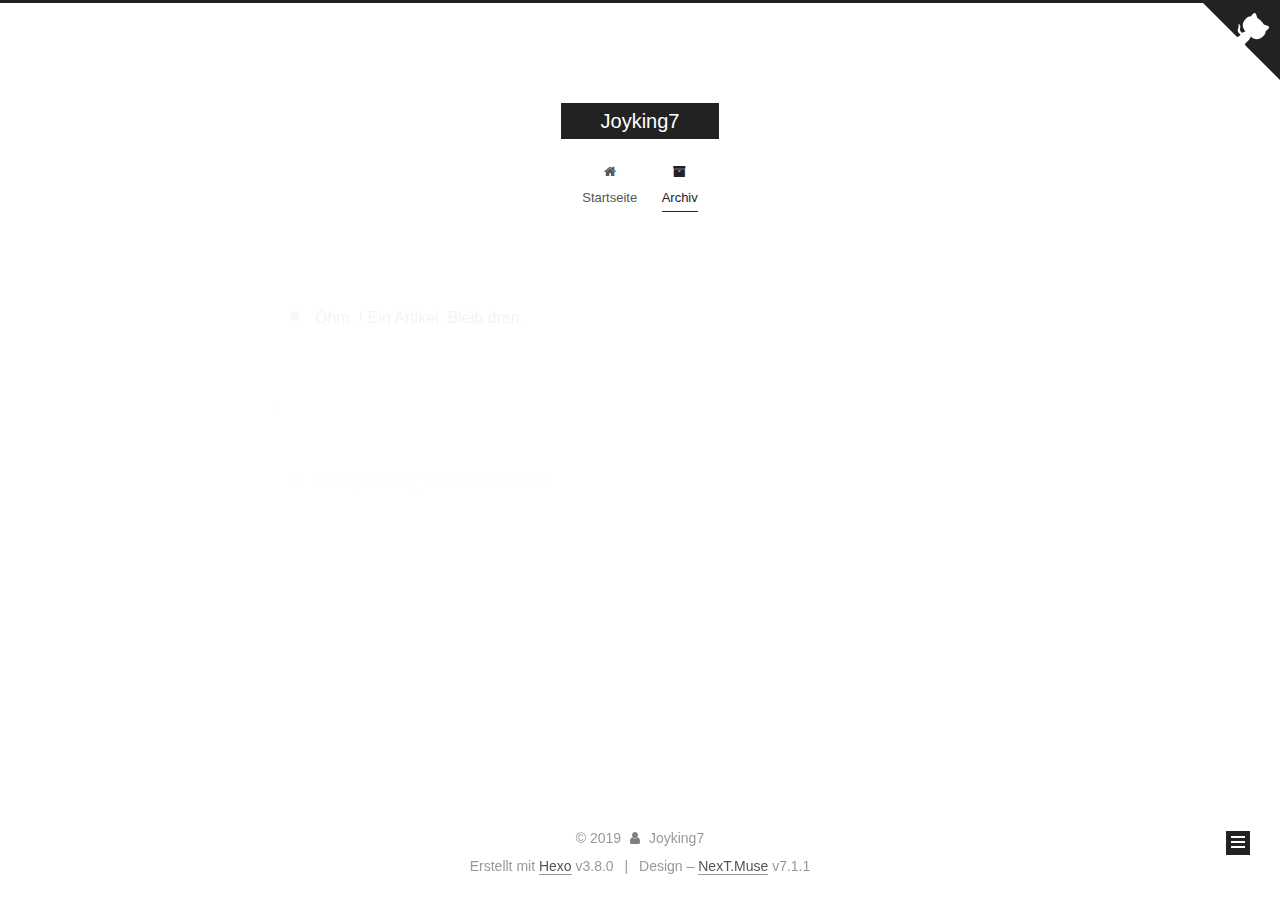
<file: archives/index.html>
<!DOCTYPE html>












  


<html class="theme-next muse use-motion" lang>
<head><meta name="generator" content="Hexo 3.8.0">
  <meta charset="UTF-8">
<meta http-equiv="X-UA-Compatible" content="IE=edge">
<meta name="viewport" content="width=device-width, initial-scale=1, maximum-scale=2">
<meta name="theme-color" content="#222">
























<link rel="stylesheet" href="/lib/font-awesome/css/font-awesome.min.css?v=4.6.2">

<link rel="stylesheet" href="/css/main.css?v=7.1.1">


  <link rel="apple-touch-icon" sizes="180x180" href="/images/apple-touch-icon-next.png?v=7.1.1">


  <link rel="icon" type="image/png" sizes="32x32" href="/images/favicon-32x32-next.png?v=7.1.1">


  <link rel="icon" type="image/png" sizes="16x16" href="/images/favicon-16x16-next.png?v=7.1.1">


  <link rel="mask-icon" href="/images/logo.svg?v=7.1.1" color="#222">







<script id="hexo.configurations">
  var NexT = window.NexT || {};
  var CONFIG = {
    root: '/',
    scheme: 'Muse',
    version: '7.1.1',
    sidebar: {"position":"left","display":"post","offset":12,"onmobile":false,"dimmer":false},
    back2top: true,
    back2top_sidebar: false,
    fancybox: false,
    fastclick: false,
    lazyload: false,
    tabs: true,
    motion: {"enable":true,"async":false,"transition":{"post_block":"fadeIn","post_header":"slideDownIn","post_body":"slideDownIn","coll_header":"slideLeftIn","sidebar":"slideUpIn"}},
    algolia: {
      applicationID: '',
      apiKey: '',
      indexName: '',
      hits: {"per_page":10},
      labels: {"input_placeholder":"Search for Posts","hits_empty":"We didn't find any results for the search: ${query}","hits_stats":"${hits} results found in ${time} ms"}
    }
  };
</script>


  




  <meta property="og:type" content="website">
<meta property="og:title" content="Joyking7">
<meta property="og:url" content="http://yoursite.com/archives/index.html">
<meta property="og:site_name" content="Joyking7">
<meta property="og:locale" content="default">
<meta name="twitter:card" content="summary">
<meta name="twitter:title" content="Joyking7">





  
  
  <link rel="canonical" href="http://yoursite.com/archives/">



<script id="page.configurations">
  CONFIG.page = {
    sidebar: "",
  };
</script>

  <title>Archiv | Joyking7</title>
  












  <noscript>
  <style>
  .use-motion .motion-element,
  .use-motion .brand,
  .use-motion .menu-item,
  .sidebar-inner,
  .use-motion .post-block,
  .use-motion .pagination,
  .use-motion .comments,
  .use-motion .post-header,
  .use-motion .post-body,
  .use-motion .collection-title { opacity: initial; }

  .use-motion .logo,
  .use-motion .site-title,
  .use-motion .site-subtitle {
    opacity: initial;
    top: initial;
  }

  .use-motion .logo-line-before i { left: initial; }
  .use-motion .logo-line-after i { right: initial; }
  </style>
</noscript>

</head>

<body itemscope itemtype="http://schema.org/WebPage" lang="default">

  
  
    
  

  <div class="container sidebar-position-left page-archive">
    <div class="headband"></div>

    <header id="header" class="header" itemscope itemtype="http://schema.org/WPHeader">
      <div class="header-inner"><div class="site-brand-wrapper">
  <div class="site-meta">
    

    <div class="custom-logo-site-title">
      <a href="/" class="brand" rel="start">
        <span class="logo-line-before"><i></i></span>
        <span class="site-title">Joyking7</span>
        <span class="logo-line-after"><i></i></span>
      </a>
    </div>
    
    
  </div>

  <div class="site-nav-toggle">
    <button aria-label="Navigationsleiste an/ausschalten">
      <span class="btn-bar"></span>
      <span class="btn-bar"></span>
      <span class="btn-bar"></span>
    </button>
  </div>
</div>



<nav class="site-nav">
  
    <ul id="menu" class="menu">
      
        
        
        
          
          <li class="menu-item menu-item-home">

    
    
    
      
    

    

    <a href="/" rel="section"><i class="menu-item-icon fa fa-fw fa-home"></i> <br>Startseite</a>

  </li>
        
        
        
          
          <li class="menu-item menu-item-archives menu-item-active">

    
    
    
      
    

    

    <a href="/archives/" rel="section"><i class="menu-item-icon fa fa-fw fa-archive"></i> <br>Archiv</a>

  </li>

      
      
    </ul>
  

  
    

    
    
      
      
    
      
      
    
    

  


  

  
</nav>



  



</div>
    </header>

    
  
  

  

  <a href="https://github.com/joyking7" class="github-corner" title="Follow me on GitHub" aria-label="Follow me on GitHub" rel="noopener" target="_blank"><svg width="80" height="80" viewbox="0 0 250 250" aria-hidden="true"><path d="M0,0 L115,115 L130,115 L142,142 L250,250 L250,0 Z"/><path d="M128.3,109.0 C113.8,99.7 119.0,89.6 119.0,89.6 C122.0,82.7 120.5,78.6 120.5,78.6 C119.2,72.0 123.4,76.3 123.4,76.3 C127.3,80.9 125.5,87.3 125.5,87.3 C122.9,97.6 130.6,101.9 134.4,103.2" fill="currentColor" style="transform-origin: 130px 106px;" class="octo-arm"/><path d="M115.0,115.0 C114.9,115.1 118.7,116.5 119.8,115.4 L133.7,101.6 C136.9,99.2 139.9,98.4 142.2,98.6 C133.8,88.0 127.5,74.4 143.8,58.0 C148.5,53.4 154.0,51.2 159.7,51.0 C160.3,49.4 163.2,43.6 171.4,40.1 C171.4,40.1 176.1,42.5 178.8,56.2 C183.1,58.6 187.2,61.8 190.9,65.4 C194.5,69.0 197.7,73.2 200.1,77.6 C213.8,80.2 216.3,84.9 216.3,84.9 C212.7,93.1 206.9,96.0 205.4,96.6 C205.1,102.4 203.0,107.8 198.3,112.5 C181.9,128.9 168.3,122.5 157.7,114.1 C157.9,116.9 156.7,120.9 152.7,124.9 L141.0,136.5 C139.8,137.7 141.6,141.9 141.8,141.8 Z" fill="currentColor" class="octo-body"/></svg></a>



    <main id="main" class="main">
      <div class="main-inner">
        <div class="content-wrap">
          
          <div id="content" class="content">
            

  
  
  
  <div class="post-block archive">
    <div id="posts" class="posts-collapse">
      <span class="archive-move-on"></span>

      
      <span class="archive-page-counter">
        
        
        
          
        
        Öhm..! Ein Artikel. Bleib dran.
      </span>
      

      

        
        
        

        
          
          <div class="collection-title">
            <h1 class="archive-year" id="archive-year-2019">2019</h1>
          </div>
        
        

        

  <article class="post post-type-normal" itemscope itemtype="http://schema.org/Article">
    <header class="post-header">

      <h2 class="post-title">
        
          <a class="post-title-link" href="/2019/06/02/AcWing 剑指offer Week 1/" itemprop="url">
            
              <span itemprop="name">[AcWing] 剑指 offer Week 1</span>
            
          </a>
        
      </h2>

      <div class="post-meta">
        <time class="post-time" itemprop="dateCreated" datetime="2019-06-02T15:22:02+08:00" content="2019-06-02">
          06-02
        </time>
      </div>

    </header>
  </article>



      

    </div>
  </div>
  
  
  

  



          </div>
          

        </div>
        
          
  
  <div class="sidebar-toggle">
    <div class="sidebar-toggle-line-wrap">
      <span class="sidebar-toggle-line sidebar-toggle-line-first"></span>
      <span class="sidebar-toggle-line sidebar-toggle-line-middle"></span>
      <span class="sidebar-toggle-line sidebar-toggle-line-last"></span>
    </div>
  </div>

  <aside id="sidebar" class="sidebar">
    <div class="sidebar-inner">

      

      

      <div class="site-overview-wrap sidebar-panel sidebar-panel-active">
        <div class="site-overview">
          <div class="site-author motion-element" itemprop="author" itemscope itemtype="http://schema.org/Person">
            
              <p class="site-author-name" itemprop="name">Joyking7</p>
              <div class="site-description motion-element" itemprop="description"></div>
          </div>

          
            <nav class="site-state motion-element">
              
                <div class="site-state-item site-state-posts">
                
                  <a href="/archives/">
                
                    <span class="site-state-item-count">1</span>
                    <span class="site-state-item-name">Artikel</span>
                  </a>
                </div>
              

              

              
                
                
                <div class="site-state-item site-state-tags">
                  
                    
                    
                      
                    
                    <span class="site-state-item-count">1</span>
                    <span class="site-state-item-name">schlagwörter</span>
                  
                </div>
              
            </nav>
          

          

          

          

          

          
          

          
            
          
          

        </div>
      </div>

      

      

    </div>
  </aside>
  


        
      </div>
    </main>

    <footer id="footer" class="footer">
      <div class="footer-inner">
        <div class="copyright">&copy; <span itemprop="copyrightYear">2019</span>
  <span class="with-love" id="animate">
    <i class="fa fa-user"></i>
  </span>
  <span class="author" itemprop="copyrightHolder">Joyking7</span>

  

  
</div>


  <div class="powered-by">Erstellt mit  <a href="https://hexo.io" class="theme-link" rel="noopener" target="_blank">Hexo</a> v3.8.0</div>



  <span class="post-meta-divider">|</span>



  <div class="theme-info">Design – <a href="https://theme-next.org" class="theme-link" rel="noopener" target="_blank">NexT.Muse</a> v7.1.1</div>




        








        
      </div>
    </footer>

    
      <div class="back-to-top">
        <i class="fa fa-arrow-up"></i>
        
      </div>
    

    

    

    
  </div>

  

<script>
  if (Object.prototype.toString.call(window.Promise) !== '[object Function]') {
    window.Promise = null;
  }
</script>


























  
  <script src="/lib/jquery/index.js?v=2.1.3"></script>

  
  <script src="/lib/velocity/velocity.min.js?v=1.2.1"></script>

  
  <script src="/lib/velocity/velocity.ui.min.js?v=1.2.1"></script>


  


  <script src="/js/utils.js?v=7.1.1"></script>

  <script src="/js/motion.js?v=7.1.1"></script>



  
  


  <script src="/js/schemes/muse.js?v=7.1.1"></script>



  

  


  <script src="/js/next-boot.js?v=7.1.1"></script>


  

  

  

  



  




  

  

  

  

  

  

  

  

  

  

  

  

  

  

</body>
</html>
</file>
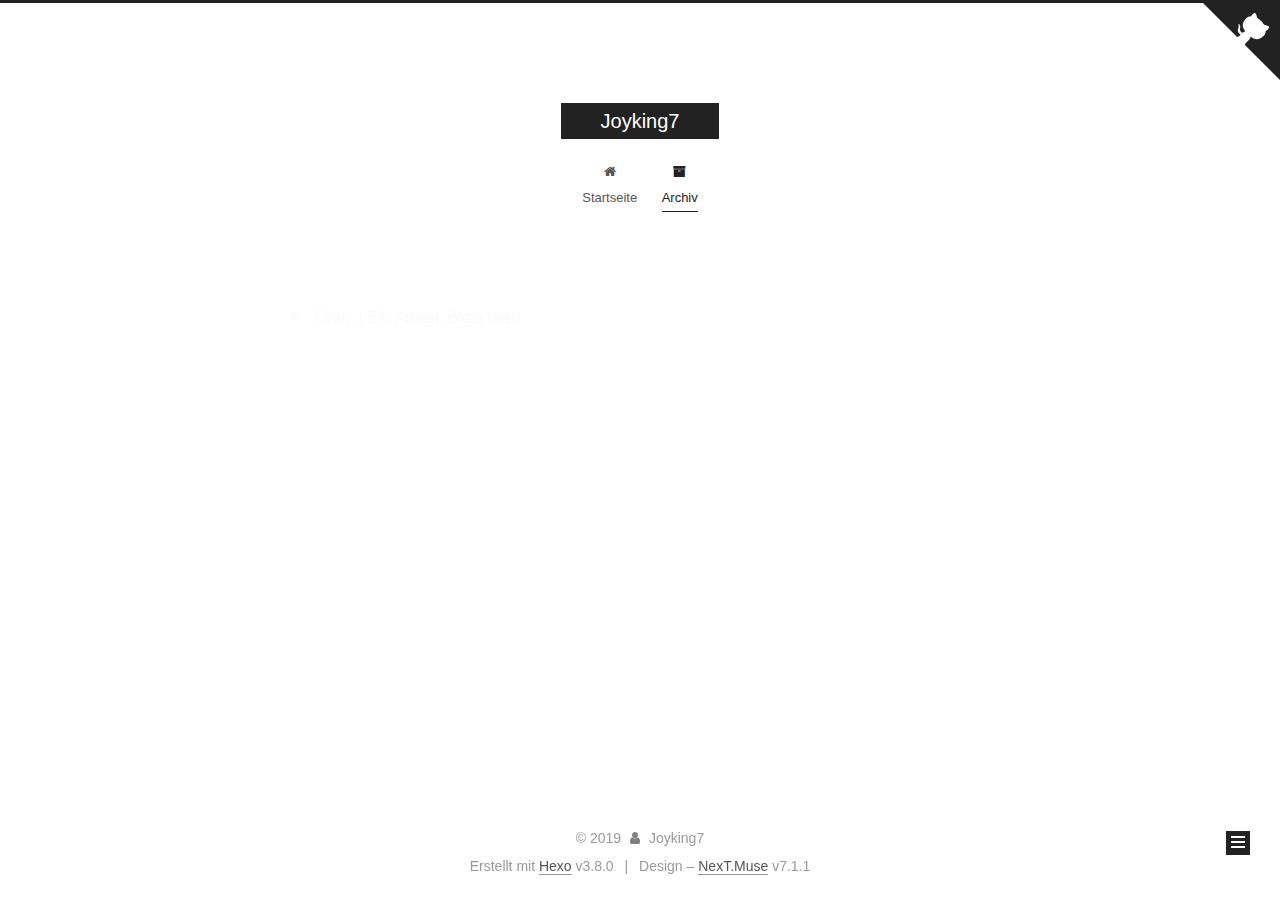
<file: archives/2019/index.html>
<!DOCTYPE html>












  


<html class="theme-next muse use-motion" lang>
<head><meta name="generator" content="Hexo 3.8.0">
  <meta charset="UTF-8">
<meta http-equiv="X-UA-Compatible" content="IE=edge">
<meta name="viewport" content="width=device-width, initial-scale=1, maximum-scale=2">
<meta name="theme-color" content="#222">
























<link rel="stylesheet" href="/lib/font-awesome/css/font-awesome.min.css?v=4.6.2">

<link rel="stylesheet" href="/css/main.css?v=7.1.1">


  <link rel="apple-touch-icon" sizes="180x180" href="/images/apple-touch-icon-next.png?v=7.1.1">


  <link rel="icon" type="image/png" sizes="32x32" href="/images/favicon-32x32-next.png?v=7.1.1">


  <link rel="icon" type="image/png" sizes="16x16" href="/images/favicon-16x16-next.png?v=7.1.1">


  <link rel="mask-icon" href="/images/logo.svg?v=7.1.1" color="#222">







<script id="hexo.configurations">
  var NexT = window.NexT || {};
  var CONFIG = {
    root: '/',
    scheme: 'Muse',
    version: '7.1.1',
    sidebar: {"position":"left","display":"post","offset":12,"onmobile":false,"dimmer":false},
    back2top: true,
    back2top_sidebar: false,
    fancybox: false,
    fastclick: false,
    lazyload: false,
    tabs: true,
    motion: {"enable":true,"async":false,"transition":{"post_block":"fadeIn","post_header":"slideDownIn","post_body":"slideDownIn","coll_header":"slideLeftIn","sidebar":"slideUpIn"}},
    algolia: {
      applicationID: '',
      apiKey: '',
      indexName: '',
      hits: {"per_page":10},
      labels: {"input_placeholder":"Search for Posts","hits_empty":"We didn't find any results for the search: ${query}","hits_stats":"${hits} results found in ${time} ms"}
    }
  };
</script>


  




  <meta property="og:type" content="website">
<meta property="og:title" content="Joyking7">
<meta property="og:url" content="http://yoursite.com/archives/2019/index.html">
<meta property="og:site_name" content="Joyking7">
<meta property="og:locale" content="default">
<meta name="twitter:card" content="summary">
<meta name="twitter:title" content="Joyking7">





  
  
  <link rel="canonical" href="http://yoursite.com/archives/2019/">



<script id="page.configurations">
  CONFIG.page = {
    sidebar: "",
  };
</script>

  <title>Archiv | Joyking7</title>
  












  <noscript>
  <style>
  .use-motion .motion-element,
  .use-motion .brand,
  .use-motion .menu-item,
  .sidebar-inner,
  .use-motion .post-block,
  .use-motion .pagination,
  .use-motion .comments,
  .use-motion .post-header,
  .use-motion .post-body,
  .use-motion .collection-title { opacity: initial; }

  .use-motion .logo,
  .use-motion .site-title,
  .use-motion .site-subtitle {
    opacity: initial;
    top: initial;
  }

  .use-motion .logo-line-before i { left: initial; }
  .use-motion .logo-line-after i { right: initial; }
  </style>
</noscript>

</head>

<body itemscope itemtype="http://schema.org/WebPage" lang="default">

  
  
    
  

  <div class="container sidebar-position-left page-archive">
    <div class="headband"></div>

    <header id="header" class="header" itemscope itemtype="http://schema.org/WPHeader">
      <div class="header-inner"><div class="site-brand-wrapper">
  <div class="site-meta">
    

    <div class="custom-logo-site-title">
      <a href="/" class="brand" rel="start">
        <span class="logo-line-before"><i></i></span>
        <span class="site-title">Joyking7</span>
        <span class="logo-line-after"><i></i></span>
      </a>
    </div>
    
    
  </div>

  <div class="site-nav-toggle">
    <button aria-label="Navigationsleiste an/ausschalten">
      <span class="btn-bar"></span>
      <span class="btn-bar"></span>
      <span class="btn-bar"></span>
    </button>
  </div>
</div>



<nav class="site-nav">
  
    <ul id="menu" class="menu">
      
        
        
        
          
          <li class="menu-item menu-item-home">

    
    
    
      
    

    

    <a href="/" rel="section"><i class="menu-item-icon fa fa-fw fa-home"></i> <br>Startseite</a>

  </li>
        
        
        
          
          <li class="menu-item menu-item-archives menu-item-active">

    
    
    
      
    

    

    <a href="/archives/" rel="section"><i class="menu-item-icon fa fa-fw fa-archive"></i> <br>Archiv</a>

  </li>

      
      
    </ul>
  

  
    

    
    
      
      
    
      
      
    
    

  


  

  
</nav>



  



</div>
    </header>

    
  
  

  

  <a href="https://github.com/joyking7" class="github-corner" title="Follow me on GitHub" aria-label="Follow me on GitHub" rel="noopener" target="_blank"><svg width="80" height="80" viewbox="0 0 250 250" aria-hidden="true"><path d="M0,0 L115,115 L130,115 L142,142 L250,250 L250,0 Z"/><path d="M128.3,109.0 C113.8,99.7 119.0,89.6 119.0,89.6 C122.0,82.7 120.5,78.6 120.5,78.6 C119.2,72.0 123.4,76.3 123.4,76.3 C127.3,80.9 125.5,87.3 125.5,87.3 C122.9,97.6 130.6,101.9 134.4,103.2" fill="currentColor" style="transform-origin: 130px 106px;" class="octo-arm"/><path d="M115.0,115.0 C114.9,115.1 118.7,116.5 119.8,115.4 L133.7,101.6 C136.9,99.2 139.9,98.4 142.2,98.6 C133.8,88.0 127.5,74.4 143.8,58.0 C148.5,53.4 154.0,51.2 159.7,51.0 C160.3,49.4 163.2,43.6 171.4,40.1 C171.4,40.1 176.1,42.5 178.8,56.2 C183.1,58.6 187.2,61.8 190.9,65.4 C194.5,69.0 197.7,73.2 200.1,77.6 C213.8,80.2 216.3,84.9 216.3,84.9 C212.7,93.1 206.9,96.0 205.4,96.6 C205.1,102.4 203.0,107.8 198.3,112.5 C181.9,128.9 168.3,122.5 157.7,114.1 C157.9,116.9 156.7,120.9 152.7,124.9 L141.0,136.5 C139.8,137.7 141.6,141.9 141.8,141.8 Z" fill="currentColor" class="octo-body"/></svg></a>



    <main id="main" class="main">
      <div class="main-inner">
        <div class="content-wrap">
          
          <div id="content" class="content">
            

  
  
  
  <div class="post-block archive">
    <div id="posts" class="posts-collapse">
      <span class="archive-move-on"></span>

      
      <span class="archive-page-counter">
        
        
        
          
        
        Öhm..! Ein Artikel. Bleib dran.
      </span>
      

      

        
        
        

        
          
          <div class="collection-title">
            <h1 class="archive-year" id="archive-year-2019">2019</h1>
          </div>
        
        

        

  <article class="post post-type-normal" itemscope itemtype="http://schema.org/Article">
    <header class="post-header">

      <h2 class="post-title">
        
          <a class="post-title-link" href="/2019/06/02/AcWing 剑指offer Week 1/" itemprop="url">
            
              <span itemprop="name">[AcWing] 剑指 offer Week 1</span>
            
          </a>
        
      </h2>

      <div class="post-meta">
        <time class="post-time" itemprop="dateCreated" datetime="2019-06-02T15:22:02+08:00" content="2019-06-02">
          06-02
        </time>
      </div>

    </header>
  </article>



      

    </div>
  </div>
  
  
  

  



          </div>
          

        </div>
        
          
  
  <div class="sidebar-toggle">
    <div class="sidebar-toggle-line-wrap">
      <span class="sidebar-toggle-line sidebar-toggle-line-first"></span>
      <span class="sidebar-toggle-line sidebar-toggle-line-middle"></span>
      <span class="sidebar-toggle-line sidebar-toggle-line-last"></span>
    </div>
  </div>

  <aside id="sidebar" class="sidebar">
    <div class="sidebar-inner">

      

      

      <div class="site-overview-wrap sidebar-panel sidebar-panel-active">
        <div class="site-overview">
          <div class="site-author motion-element" itemprop="author" itemscope itemtype="http://schema.org/Person">
            
              <p class="site-author-name" itemprop="name">Joyking7</p>
              <div class="site-description motion-element" itemprop="description"></div>
          </div>

          
            <nav class="site-state motion-element">
              
                <div class="site-state-item site-state-posts">
                
                  <a href="/archives/">
                
                    <span class="site-state-item-count">1</span>
                    <span class="site-state-item-name">Artikel</span>
                  </a>
                </div>
              

              

              
                
                
                <div class="site-state-item site-state-tags">
                  
                    
                    
                      
                    
                    <span class="site-state-item-count">1</span>
                    <span class="site-state-item-name">schlagwörter</span>
                  
                </div>
              
            </nav>
          

          

          

          

          

          
          

          
            
          
          

        </div>
      </div>

      

      

    </div>
  </aside>
  


        
      </div>
    </main>

    <footer id="footer" class="footer">
      <div class="footer-inner">
        <div class="copyright">&copy; <span itemprop="copyrightYear">2019</span>
  <span class="with-love" id="animate">
    <i class="fa fa-user"></i>
  </span>
  <span class="author" itemprop="copyrightHolder">Joyking7</span>

  

  
</div>


  <div class="powered-by">Erstellt mit  <a href="https://hexo.io" class="theme-link" rel="noopener" target="_blank">Hexo</a> v3.8.0</div>



  <span class="post-meta-divider">|</span>



  <div class="theme-info">Design – <a href="https://theme-next.org" class="theme-link" rel="noopener" target="_blank">NexT.Muse</a> v7.1.1</div>




        








        
      </div>
    </footer>

    
      <div class="back-to-top">
        <i class="fa fa-arrow-up"></i>
        
      </div>
    

    

    

    
  </div>

  

<script>
  if (Object.prototype.toString.call(window.Promise) !== '[object Function]') {
    window.Promise = null;
  }
</script>


























  
  <script src="/lib/jquery/index.js?v=2.1.3"></script>

  
  <script src="/lib/velocity/velocity.min.js?v=1.2.1"></script>

  
  <script src="/lib/velocity/velocity.ui.min.js?v=1.2.1"></script>


  


  <script src="/js/utils.js?v=7.1.1"></script>

  <script src="/js/motion.js?v=7.1.1"></script>



  
  


  <script src="/js/schemes/muse.js?v=7.1.1"></script>



  

  


  <script src="/js/next-boot.js?v=7.1.1"></script>


  

  

  

  



  




  

  

  

  

  

  

  

  

  

  

  

  

  

  

</body>
</html>
</file>
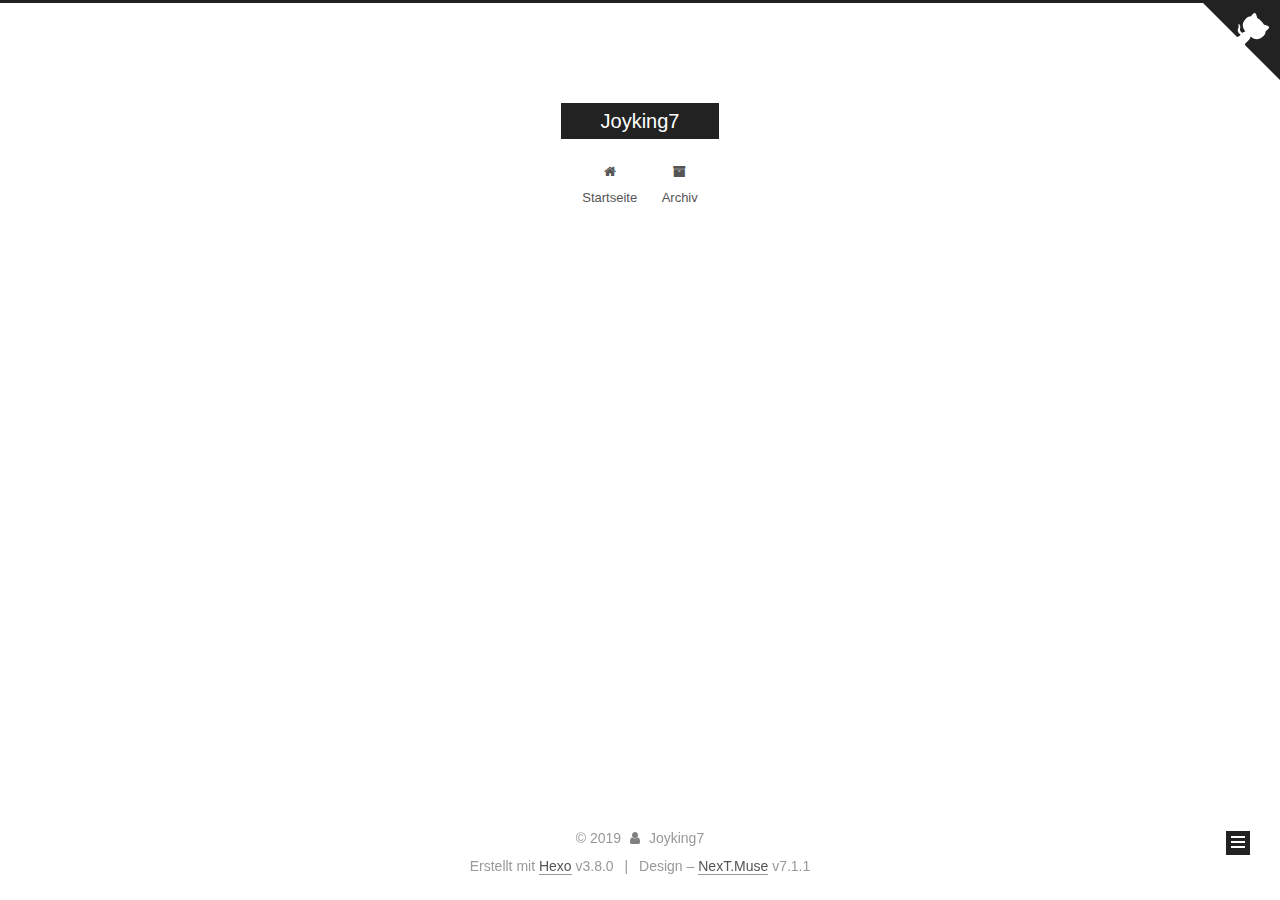
<file: tags/algorithm/index.html>
<!DOCTYPE html>












  


<html class="theme-next muse use-motion" lang>
<head><meta name="generator" content="Hexo 3.8.0">
  <meta charset="UTF-8">
<meta http-equiv="X-UA-Compatible" content="IE=edge">
<meta name="viewport" content="width=device-width, initial-scale=1, maximum-scale=2">
<meta name="theme-color" content="#222">
























<link rel="stylesheet" href="/lib/font-awesome/css/font-awesome.min.css?v=4.6.2">

<link rel="stylesheet" href="/css/main.css?v=7.1.1">


  <link rel="apple-touch-icon" sizes="180x180" href="/images/apple-touch-icon-next.png?v=7.1.1">


  <link rel="icon" type="image/png" sizes="32x32" href="/images/favicon-32x32-next.png?v=7.1.1">


  <link rel="icon" type="image/png" sizes="16x16" href="/images/favicon-16x16-next.png?v=7.1.1">


  <link rel="mask-icon" href="/images/logo.svg?v=7.1.1" color="#222">







<script id="hexo.configurations">
  var NexT = window.NexT || {};
  var CONFIG = {
    root: '/',
    scheme: 'Muse',
    version: '7.1.1',
    sidebar: {"position":"left","display":"post","offset":12,"onmobile":false,"dimmer":false},
    back2top: true,
    back2top_sidebar: false,
    fancybox: false,
    fastclick: false,
    lazyload: false,
    tabs: true,
    motion: {"enable":true,"async":false,"transition":{"post_block":"fadeIn","post_header":"slideDownIn","post_body":"slideDownIn","coll_header":"slideLeftIn","sidebar":"slideUpIn"}},
    algolia: {
      applicationID: '',
      apiKey: '',
      indexName: '',
      hits: {"per_page":10},
      labels: {"input_placeholder":"Search for Posts","hits_empty":"We didn't find any results for the search: ${query}","hits_stats":"${hits} results found in ${time} ms"}
    }
  };
</script>


  




  <meta property="og:type" content="website">
<meta property="og:title" content="Joyking7">
<meta property="og:url" content="http://yoursite.com/tags/algorithm/index.html">
<meta property="og:site_name" content="Joyking7">
<meta property="og:locale" content="default">
<meta name="twitter:card" content="summary">
<meta name="twitter:title" content="Joyking7">





  
  
  <link rel="canonical" href="http://yoursite.com/tags/algorithm/">



<script id="page.configurations">
  CONFIG.page = {
    sidebar: "",
  };
</script>

  <title>Schlagwort: algorithm | Joyking7</title>
  












  <noscript>
  <style>
  .use-motion .motion-element,
  .use-motion .brand,
  .use-motion .menu-item,
  .sidebar-inner,
  .use-motion .post-block,
  .use-motion .pagination,
  .use-motion .comments,
  .use-motion .post-header,
  .use-motion .post-body,
  .use-motion .collection-title { opacity: initial; }

  .use-motion .logo,
  .use-motion .site-title,
  .use-motion .site-subtitle {
    opacity: initial;
    top: initial;
  }

  .use-motion .logo-line-before i { left: initial; }
  .use-motion .logo-line-after i { right: initial; }
  </style>
</noscript>

</head>

<body itemscope itemtype="http://schema.org/WebPage" lang="default">

  
  
    
  

  <div class="container sidebar-position-left ">
    <div class="headband"></div>

    <header id="header" class="header" itemscope itemtype="http://schema.org/WPHeader">
      <div class="header-inner"><div class="site-brand-wrapper">
  <div class="site-meta">
    

    <div class="custom-logo-site-title">
      <a href="/" class="brand" rel="start">
        <span class="logo-line-before"><i></i></span>
        <span class="site-title">Joyking7</span>
        <span class="logo-line-after"><i></i></span>
      </a>
    </div>
    
    
  </div>

  <div class="site-nav-toggle">
    <button aria-label="Navigationsleiste an/ausschalten">
      <span class="btn-bar"></span>
      <span class="btn-bar"></span>
      <span class="btn-bar"></span>
    </button>
  </div>
</div>



<nav class="site-nav">
  
    <ul id="menu" class="menu">
      
        
        
        
          
          <li class="menu-item menu-item-home">

    
    
    
      
    

    

    <a href="/" rel="section"><i class="menu-item-icon fa fa-fw fa-home"></i> <br>Startseite</a>

  </li>
        
        
        
          
          <li class="menu-item menu-item-archives">

    
    
    
      
    

    

    <a href="/archives/" rel="section"><i class="menu-item-icon fa fa-fw fa-archive"></i> <br>Archiv</a>

  </li>

      
      
    </ul>
  

  
    

    
    
      
      
    
      
      
    
    

  


  

  
</nav>



  



</div>
    </header>

    
  
  

  

  <a href="https://github.com/joyking7" class="github-corner" title="Follow me on GitHub" aria-label="Follow me on GitHub" rel="noopener" target="_blank"><svg width="80" height="80" viewbox="0 0 250 250" aria-hidden="true"><path d="M0,0 L115,115 L130,115 L142,142 L250,250 L250,0 Z"/><path d="M128.3,109.0 C113.8,99.7 119.0,89.6 119.0,89.6 C122.0,82.7 120.5,78.6 120.5,78.6 C119.2,72.0 123.4,76.3 123.4,76.3 C127.3,80.9 125.5,87.3 125.5,87.3 C122.9,97.6 130.6,101.9 134.4,103.2" fill="currentColor" style="transform-origin: 130px 106px;" class="octo-arm"/><path d="M115.0,115.0 C114.9,115.1 118.7,116.5 119.8,115.4 L133.7,101.6 C136.9,99.2 139.9,98.4 142.2,98.6 C133.8,88.0 127.5,74.4 143.8,58.0 C148.5,53.4 154.0,51.2 159.7,51.0 C160.3,49.4 163.2,43.6 171.4,40.1 C171.4,40.1 176.1,42.5 178.8,56.2 C183.1,58.6 187.2,61.8 190.9,65.4 C194.5,69.0 197.7,73.2 200.1,77.6 C213.8,80.2 216.3,84.9 216.3,84.9 C212.7,93.1 206.9,96.0 205.4,96.6 C205.1,102.4 203.0,107.8 198.3,112.5 C181.9,128.9 168.3,122.5 157.7,114.1 C157.9,116.9 156.7,120.9 152.7,124.9 L141.0,136.5 C139.8,137.7 141.6,141.9 141.8,141.8 Z" fill="currentColor" class="octo-body"/></svg></a>



    <main id="main" class="main">
      <div class="main-inner">
        <div class="content-wrap">
          
          <div id="content" class="content">
            

  
  
  
  <div class="post-block tag">

    <div id="posts" class="posts-collapse">
      <div class="collection-title">
        <h1>algorithm<small>Schlagwort</small>
        </h1>
      </div>

      
        

  <article class="post post-type-normal" itemscope itemtype="http://schema.org/Article">
    <header class="post-header">

      <h2 class="post-title">
        
          <a class="post-title-link" href="/2019/06/02/AcWing 剑指offer Week 1/" itemprop="url">
            
              <span itemprop="name">[AcWing] 剑指 offer Week 1</span>
            
          </a>
        
      </h2>

      <div class="post-meta">
        <time class="post-time" itemprop="dateCreated" datetime="2019-06-02T15:22:02+08:00" content="2019-06-02">
          06-02
        </time>
      </div>

    </header>
  </article>


      
    </div>

  </div>
  
  
  

  



          </div>
          

        </div>
        
          
  
  <div class="sidebar-toggle">
    <div class="sidebar-toggle-line-wrap">
      <span class="sidebar-toggle-line sidebar-toggle-line-first"></span>
      <span class="sidebar-toggle-line sidebar-toggle-line-middle"></span>
      <span class="sidebar-toggle-line sidebar-toggle-line-last"></span>
    </div>
  </div>

  <aside id="sidebar" class="sidebar">
    <div class="sidebar-inner">

      

      

      <div class="site-overview-wrap sidebar-panel sidebar-panel-active">
        <div class="site-overview">
          <div class="site-author motion-element" itemprop="author" itemscope itemtype="http://schema.org/Person">
            
              <p class="site-author-name" itemprop="name">Joyking7</p>
              <div class="site-description motion-element" itemprop="description"></div>
          </div>

          
            <nav class="site-state motion-element">
              
                <div class="site-state-item site-state-posts">
                
                  <a href="/archives/">
                
                    <span class="site-state-item-count">1</span>
                    <span class="site-state-item-name">Artikel</span>
                  </a>
                </div>
              

              

              
                
                
                <div class="site-state-item site-state-tags">
                  
                    
                    
                      
                    
                    <span class="site-state-item-count">1</span>
                    <span class="site-state-item-name">schlagwörter</span>
                  
                </div>
              
            </nav>
          

          

          

          

          

          
          

          
            
          
          

        </div>
      </div>

      

      

    </div>
  </aside>
  


        
      </div>
    </main>

    <footer id="footer" class="footer">
      <div class="footer-inner">
        <div class="copyright">&copy; <span itemprop="copyrightYear">2019</span>
  <span class="with-love" id="animate">
    <i class="fa fa-user"></i>
  </span>
  <span class="author" itemprop="copyrightHolder">Joyking7</span>

  

  
</div>


  <div class="powered-by">Erstellt mit  <a href="https://hexo.io" class="theme-link" rel="noopener" target="_blank">Hexo</a> v3.8.0</div>



  <span class="post-meta-divider">|</span>



  <div class="theme-info">Design – <a href="https://theme-next.org" class="theme-link" rel="noopener" target="_blank">NexT.Muse</a> v7.1.1</div>




        








        
      </div>
    </footer>

    
      <div class="back-to-top">
        <i class="fa fa-arrow-up"></i>
        
      </div>
    

    

    

    
  </div>

  

<script>
  if (Object.prototype.toString.call(window.Promise) !== '[object Function]') {
    window.Promise = null;
  }
</script>


























  
  <script src="/lib/jquery/index.js?v=2.1.3"></script>

  
  <script src="/lib/velocity/velocity.min.js?v=1.2.1"></script>

  
  <script src="/lib/velocity/velocity.ui.min.js?v=1.2.1"></script>


  


  <script src="/js/utils.js?v=7.1.1"></script>

  <script src="/js/motion.js?v=7.1.1"></script>



  
  


  <script src="/js/schemes/muse.js?v=7.1.1"></script>



  

  


  <script src="/js/next-boot.js?v=7.1.1"></script>


  

  

  

  



  




  

  

  

  

  

  

  

  

  

  

  

  

  

  

</body>
</html>
</file>
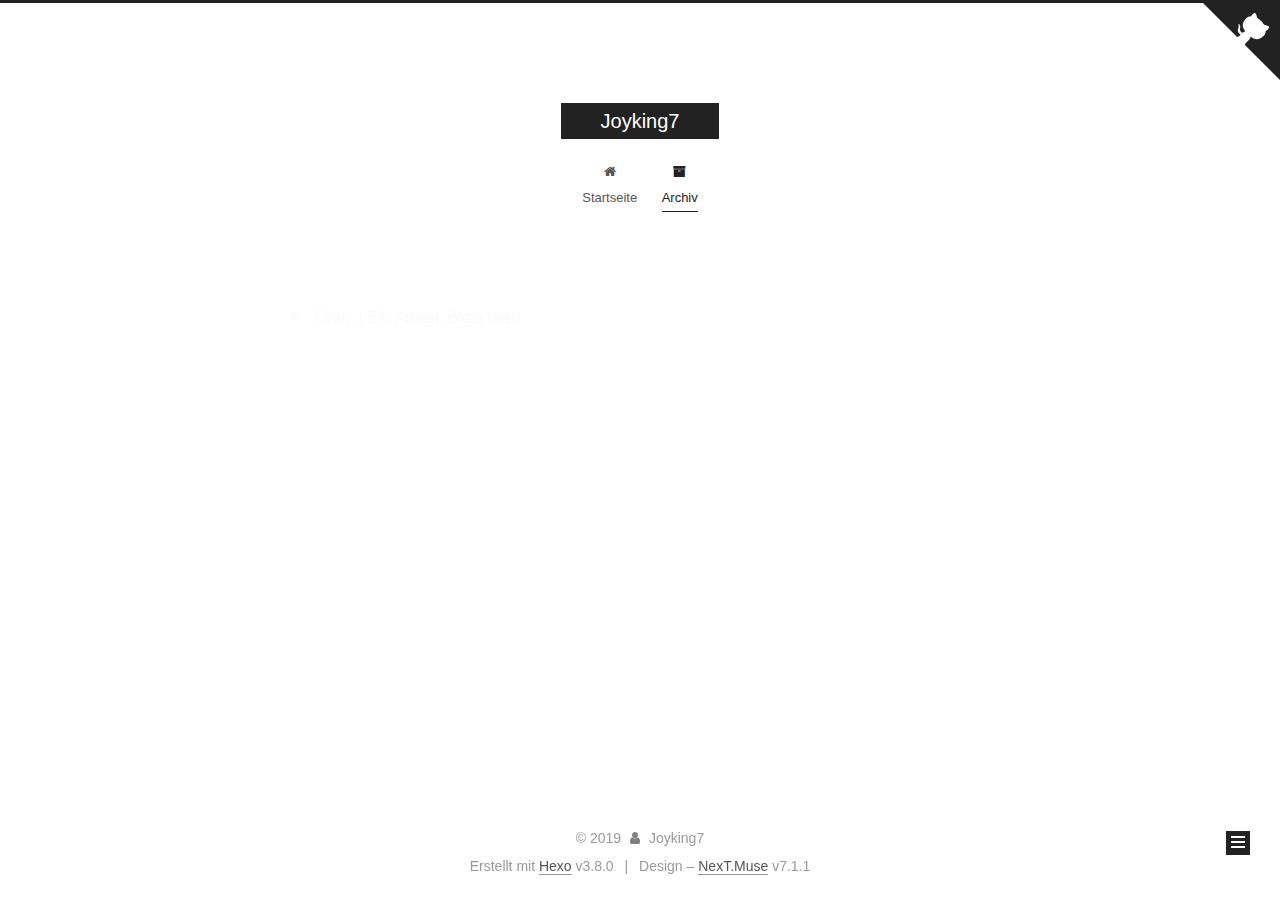
<file: archives/2019/06/index.html>
<!DOCTYPE html>












  


<html class="theme-next muse use-motion" lang>
<head><meta name="generator" content="Hexo 3.8.0">
  <meta charset="UTF-8">
<meta http-equiv="X-UA-Compatible" content="IE=edge">
<meta name="viewport" content="width=device-width, initial-scale=1, maximum-scale=2">
<meta name="theme-color" content="#222">
























<link rel="stylesheet" href="/lib/font-awesome/css/font-awesome.min.css?v=4.6.2">

<link rel="stylesheet" href="/css/main.css?v=7.1.1">


  <link rel="apple-touch-icon" sizes="180x180" href="/images/apple-touch-icon-next.png?v=7.1.1">


  <link rel="icon" type="image/png" sizes="32x32" href="/images/favicon-32x32-next.png?v=7.1.1">


  <link rel="icon" type="image/png" sizes="16x16" href="/images/favicon-16x16-next.png?v=7.1.1">


  <link rel="mask-icon" href="/images/logo.svg?v=7.1.1" color="#222">







<script id="hexo.configurations">
  var NexT = window.NexT || {};
  var CONFIG = {
    root: '/',
    scheme: 'Muse',
    version: '7.1.1',
    sidebar: {"position":"left","display":"post","offset":12,"onmobile":false,"dimmer":false},
    back2top: true,
    back2top_sidebar: false,
    fancybox: false,
    fastclick: false,
    lazyload: false,
    tabs: true,
    motion: {"enable":true,"async":false,"transition":{"post_block":"fadeIn","post_header":"slideDownIn","post_body":"slideDownIn","coll_header":"slideLeftIn","sidebar":"slideUpIn"}},
    algolia: {
      applicationID: '',
      apiKey: '',
      indexName: '',
      hits: {"per_page":10},
      labels: {"input_placeholder":"Search for Posts","hits_empty":"We didn't find any results for the search: ${query}","hits_stats":"${hits} results found in ${time} ms"}
    }
  };
</script>


  




  <meta property="og:type" content="website">
<meta property="og:title" content="Joyking7">
<meta property="og:url" content="http://yoursite.com/archives/2019/06/index.html">
<meta property="og:site_name" content="Joyking7">
<meta property="og:locale" content="default">
<meta name="twitter:card" content="summary">
<meta name="twitter:title" content="Joyking7">





  
  
  <link rel="canonical" href="http://yoursite.com/archives/2019/06/">



<script id="page.configurations">
  CONFIG.page = {
    sidebar: "",
  };
</script>

  <title>Archiv | Joyking7</title>
  












  <noscript>
  <style>
  .use-motion .motion-element,
  .use-motion .brand,
  .use-motion .menu-item,
  .sidebar-inner,
  .use-motion .post-block,
  .use-motion .pagination,
  .use-motion .comments,
  .use-motion .post-header,
  .use-motion .post-body,
  .use-motion .collection-title { opacity: initial; }

  .use-motion .logo,
  .use-motion .site-title,
  .use-motion .site-subtitle {
    opacity: initial;
    top: initial;
  }

  .use-motion .logo-line-before i { left: initial; }
  .use-motion .logo-line-after i { right: initial; }
  </style>
</noscript>

</head>

<body itemscope itemtype="http://schema.org/WebPage" lang="default">

  
  
    
  

  <div class="container sidebar-position-left page-archive">
    <div class="headband"></div>

    <header id="header" class="header" itemscope itemtype="http://schema.org/WPHeader">
      <div class="header-inner"><div class="site-brand-wrapper">
  <div class="site-meta">
    

    <div class="custom-logo-site-title">
      <a href="/" class="brand" rel="start">
        <span class="logo-line-before"><i></i></span>
        <span class="site-title">Joyking7</span>
        <span class="logo-line-after"><i></i></span>
      </a>
    </div>
    
    
  </div>

  <div class="site-nav-toggle">
    <button aria-label="Navigationsleiste an/ausschalten">
      <span class="btn-bar"></span>
      <span class="btn-bar"></span>
      <span class="btn-bar"></span>
    </button>
  </div>
</div>



<nav class="site-nav">
  
    <ul id="menu" class="menu">
      
        
        
        
          
          <li class="menu-item menu-item-home">

    
    
    
      
    

    

    <a href="/" rel="section"><i class="menu-item-icon fa fa-fw fa-home"></i> <br>Startseite</a>

  </li>
        
        
        
          
          <li class="menu-item menu-item-archives menu-item-active">

    
    
    
      
    

    

    <a href="/archives/" rel="section"><i class="menu-item-icon fa fa-fw fa-archive"></i> <br>Archiv</a>

  </li>

      
      
    </ul>
  

  
    

    
    
      
      
    
      
      
    
    

  


  

  
</nav>



  



</div>
    </header>

    
  
  

  

  <a href="https://github.com/joyking7" class="github-corner" title="Follow me on GitHub" aria-label="Follow me on GitHub" rel="noopener" target="_blank"><svg width="80" height="80" viewbox="0 0 250 250" aria-hidden="true"><path d="M0,0 L115,115 L130,115 L142,142 L250,250 L250,0 Z"/><path d="M128.3,109.0 C113.8,99.7 119.0,89.6 119.0,89.6 C122.0,82.7 120.5,78.6 120.5,78.6 C119.2,72.0 123.4,76.3 123.4,76.3 C127.3,80.9 125.5,87.3 125.5,87.3 C122.9,97.6 130.6,101.9 134.4,103.2" fill="currentColor" style="transform-origin: 130px 106px;" class="octo-arm"/><path d="M115.0,115.0 C114.9,115.1 118.7,116.5 119.8,115.4 L133.7,101.6 C136.9,99.2 139.9,98.4 142.2,98.6 C133.8,88.0 127.5,74.4 143.8,58.0 C148.5,53.4 154.0,51.2 159.7,51.0 C160.3,49.4 163.2,43.6 171.4,40.1 C171.4,40.1 176.1,42.5 178.8,56.2 C183.1,58.6 187.2,61.8 190.9,65.4 C194.5,69.0 197.7,73.2 200.1,77.6 C213.8,80.2 216.3,84.9 216.3,84.9 C212.7,93.1 206.9,96.0 205.4,96.6 C205.1,102.4 203.0,107.8 198.3,112.5 C181.9,128.9 168.3,122.5 157.7,114.1 C157.9,116.9 156.7,120.9 152.7,124.9 L141.0,136.5 C139.8,137.7 141.6,141.9 141.8,141.8 Z" fill="currentColor" class="octo-body"/></svg></a>



    <main id="main" class="main">
      <div class="main-inner">
        <div class="content-wrap">
          
          <div id="content" class="content">
            

  
  
  
  <div class="post-block archive">
    <div id="posts" class="posts-collapse">
      <span class="archive-move-on"></span>

      
      <span class="archive-page-counter">
        
        
        
          
        
        Öhm..! Ein Artikel. Bleib dran.
      </span>
      

      

        
        
        

        
          
          <div class="collection-title">
            <h1 class="archive-year" id="archive-year-2019">2019</h1>
          </div>
        
        

        

  <article class="post post-type-normal" itemscope itemtype="http://schema.org/Article">
    <header class="post-header">

      <h2 class="post-title">
        
          <a class="post-title-link" href="/2019/06/02/AcWing 剑指offer Week 1/" itemprop="url">
            
              <span itemprop="name">[AcWing] 剑指 offer Week 1</span>
            
          </a>
        
      </h2>

      <div class="post-meta">
        <time class="post-time" itemprop="dateCreated" datetime="2019-06-02T15:22:02+08:00" content="2019-06-02">
          06-02
        </time>
      </div>

    </header>
  </article>



      

    </div>
  </div>
  
  
  

  



          </div>
          

        </div>
        
          
  
  <div class="sidebar-toggle">
    <div class="sidebar-toggle-line-wrap">
      <span class="sidebar-toggle-line sidebar-toggle-line-first"></span>
      <span class="sidebar-toggle-line sidebar-toggle-line-middle"></span>
      <span class="sidebar-toggle-line sidebar-toggle-line-last"></span>
    </div>
  </div>

  <aside id="sidebar" class="sidebar">
    <div class="sidebar-inner">

      

      

      <div class="site-overview-wrap sidebar-panel sidebar-panel-active">
        <div class="site-overview">
          <div class="site-author motion-element" itemprop="author" itemscope itemtype="http://schema.org/Person">
            
              <p class="site-author-name" itemprop="name">Joyking7</p>
              <div class="site-description motion-element" itemprop="description"></div>
          </div>

          
            <nav class="site-state motion-element">
              
                <div class="site-state-item site-state-posts">
                
                  <a href="/archives/">
                
                    <span class="site-state-item-count">1</span>
                    <span class="site-state-item-name">Artikel</span>
                  </a>
                </div>
              

              

              
                
                
                <div class="site-state-item site-state-tags">
                  
                    
                    
                      
                    
                    <span class="site-state-item-count">1</span>
                    <span class="site-state-item-name">schlagwörter</span>
                  
                </div>
              
            </nav>
          

          

          

          

          

          
          

          
            
          
          

        </div>
      </div>

      

      

    </div>
  </aside>
  


        
      </div>
    </main>

    <footer id="footer" class="footer">
      <div class="footer-inner">
        <div class="copyright">&copy; <span itemprop="copyrightYear">2019</span>
  <span class="with-love" id="animate">
    <i class="fa fa-user"></i>
  </span>
  <span class="author" itemprop="copyrightHolder">Joyking7</span>

  

  
</div>


  <div class="powered-by">Erstellt mit  <a href="https://hexo.io" class="theme-link" rel="noopener" target="_blank">Hexo</a> v3.8.0</div>



  <span class="post-meta-divider">|</span>



  <div class="theme-info">Design – <a href="https://theme-next.org" class="theme-link" rel="noopener" target="_blank">NexT.Muse</a> v7.1.1</div>




        








        
      </div>
    </footer>

    
      <div class="back-to-top">
        <i class="fa fa-arrow-up"></i>
        
      </div>
    

    

    

    
  </div>

  

<script>
  if (Object.prototype.toString.call(window.Promise) !== '[object Function]') {
    window.Promise = null;
  }
</script>


























  
  <script src="/lib/jquery/index.js?v=2.1.3"></script>

  
  <script src="/lib/velocity/velocity.min.js?v=1.2.1"></script>

  
  <script src="/lib/velocity/velocity.ui.min.js?v=1.2.1"></script>


  


  <script src="/js/utils.js?v=7.1.1"></script>

  <script src="/js/motion.js?v=7.1.1"></script>



  
  


  <script src="/js/schemes/muse.js?v=7.1.1"></script>



  

  


  <script src="/js/next-boot.js?v=7.1.1"></script>


  

  

  

  



  




  

  

  

  

  

  

  

  

  

  

  

  

  

  

</body>
</html>
</file>
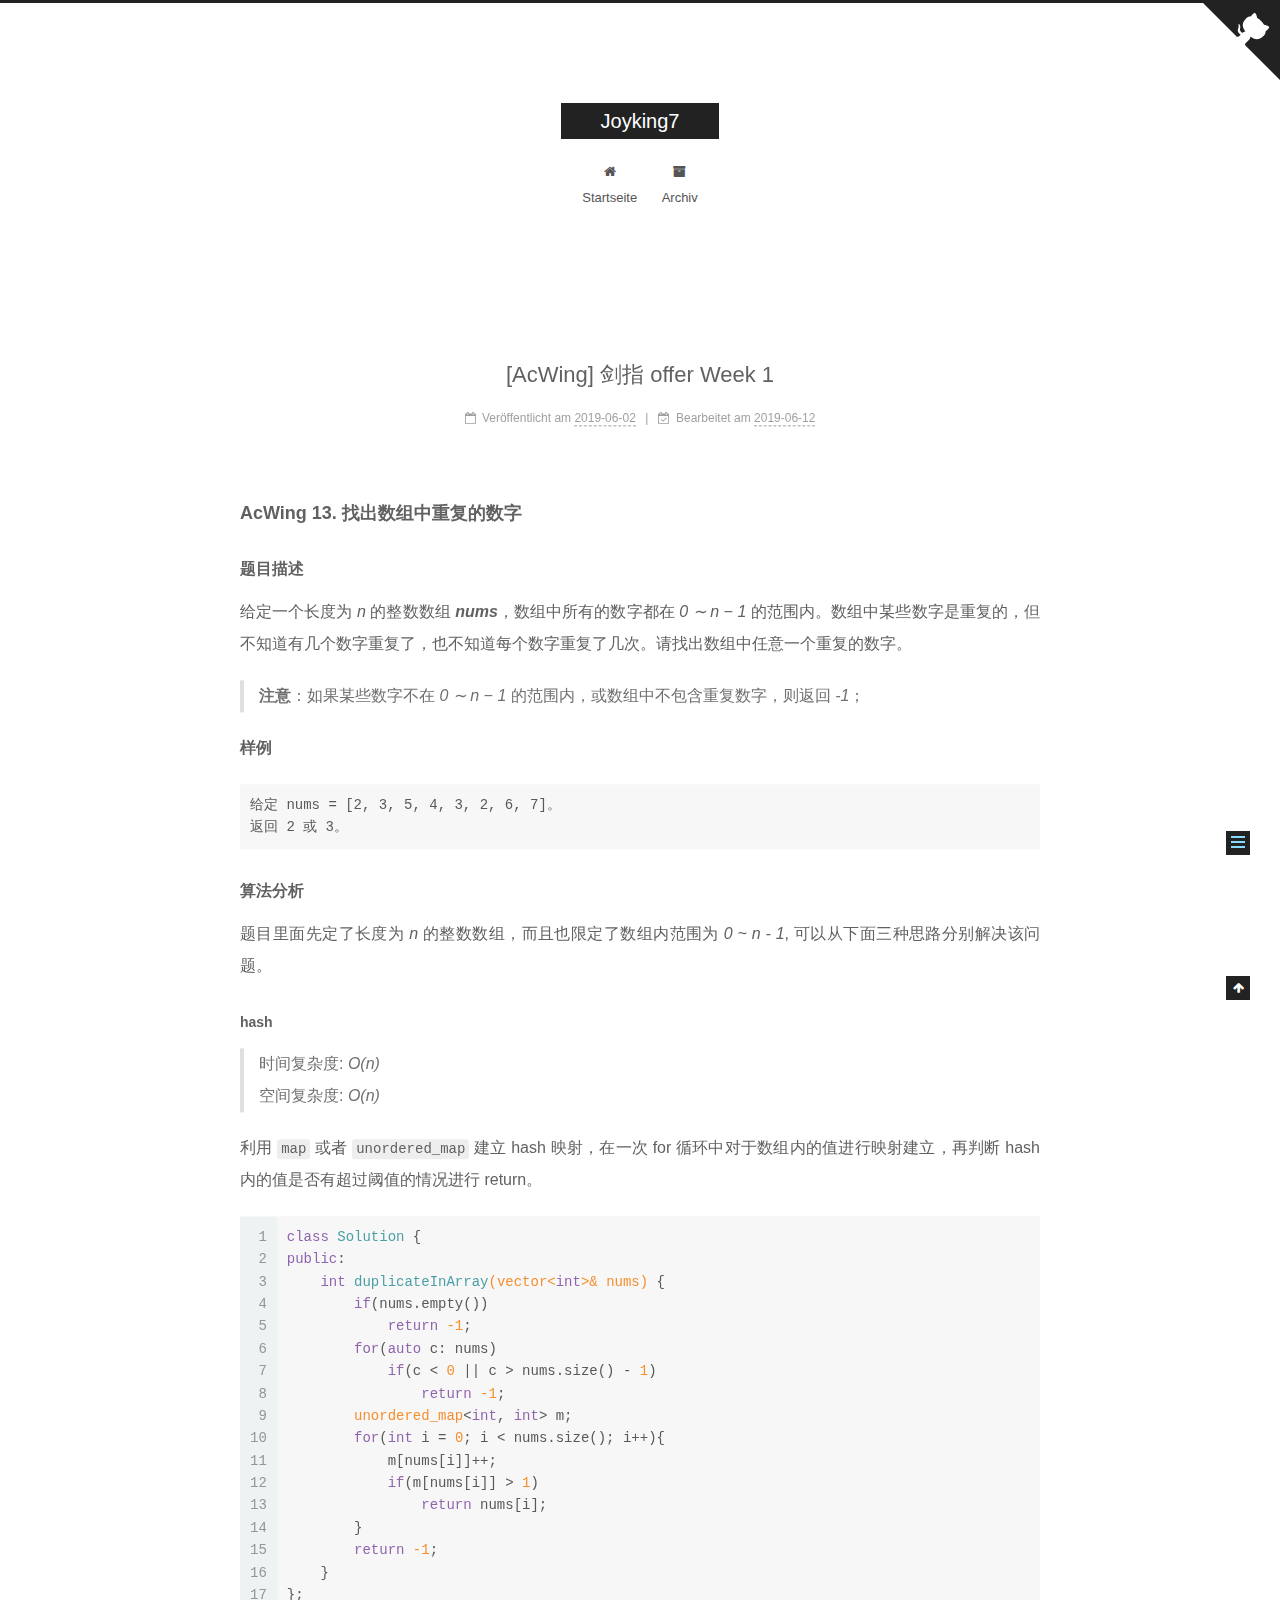
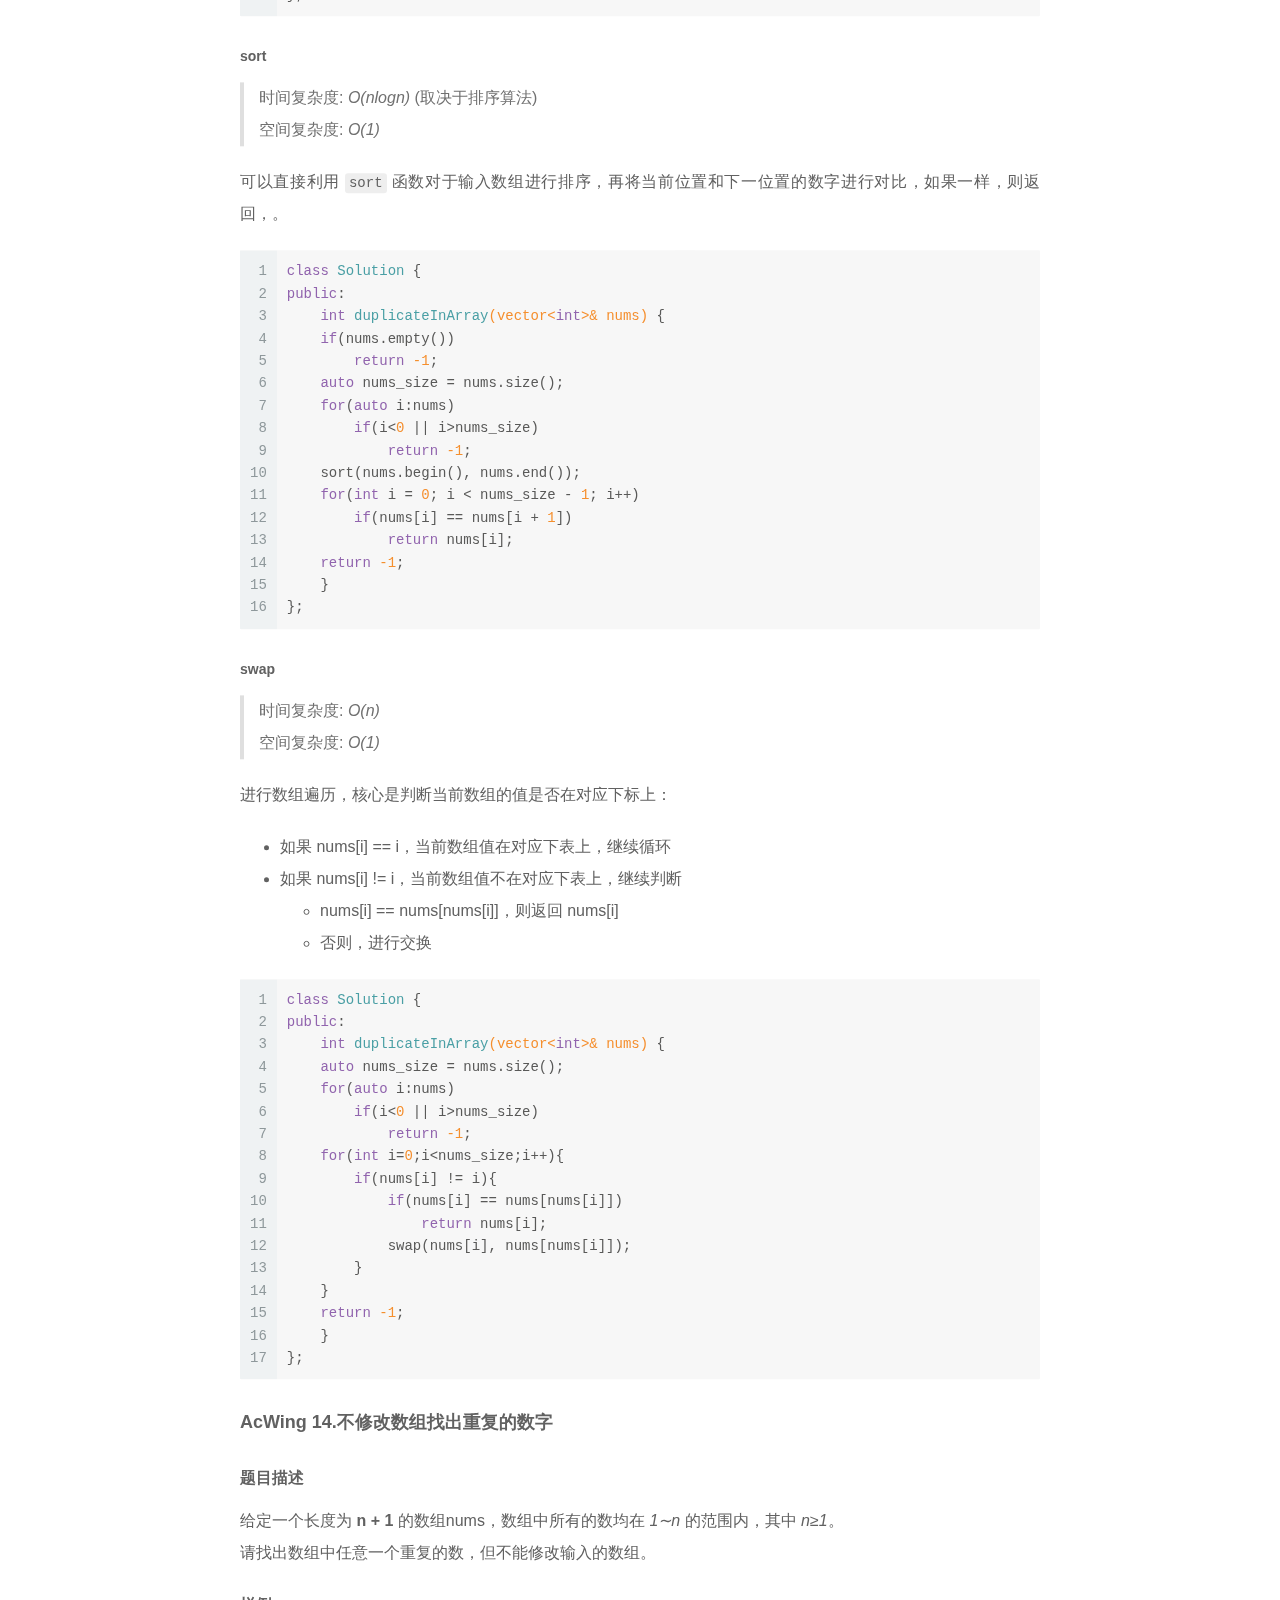
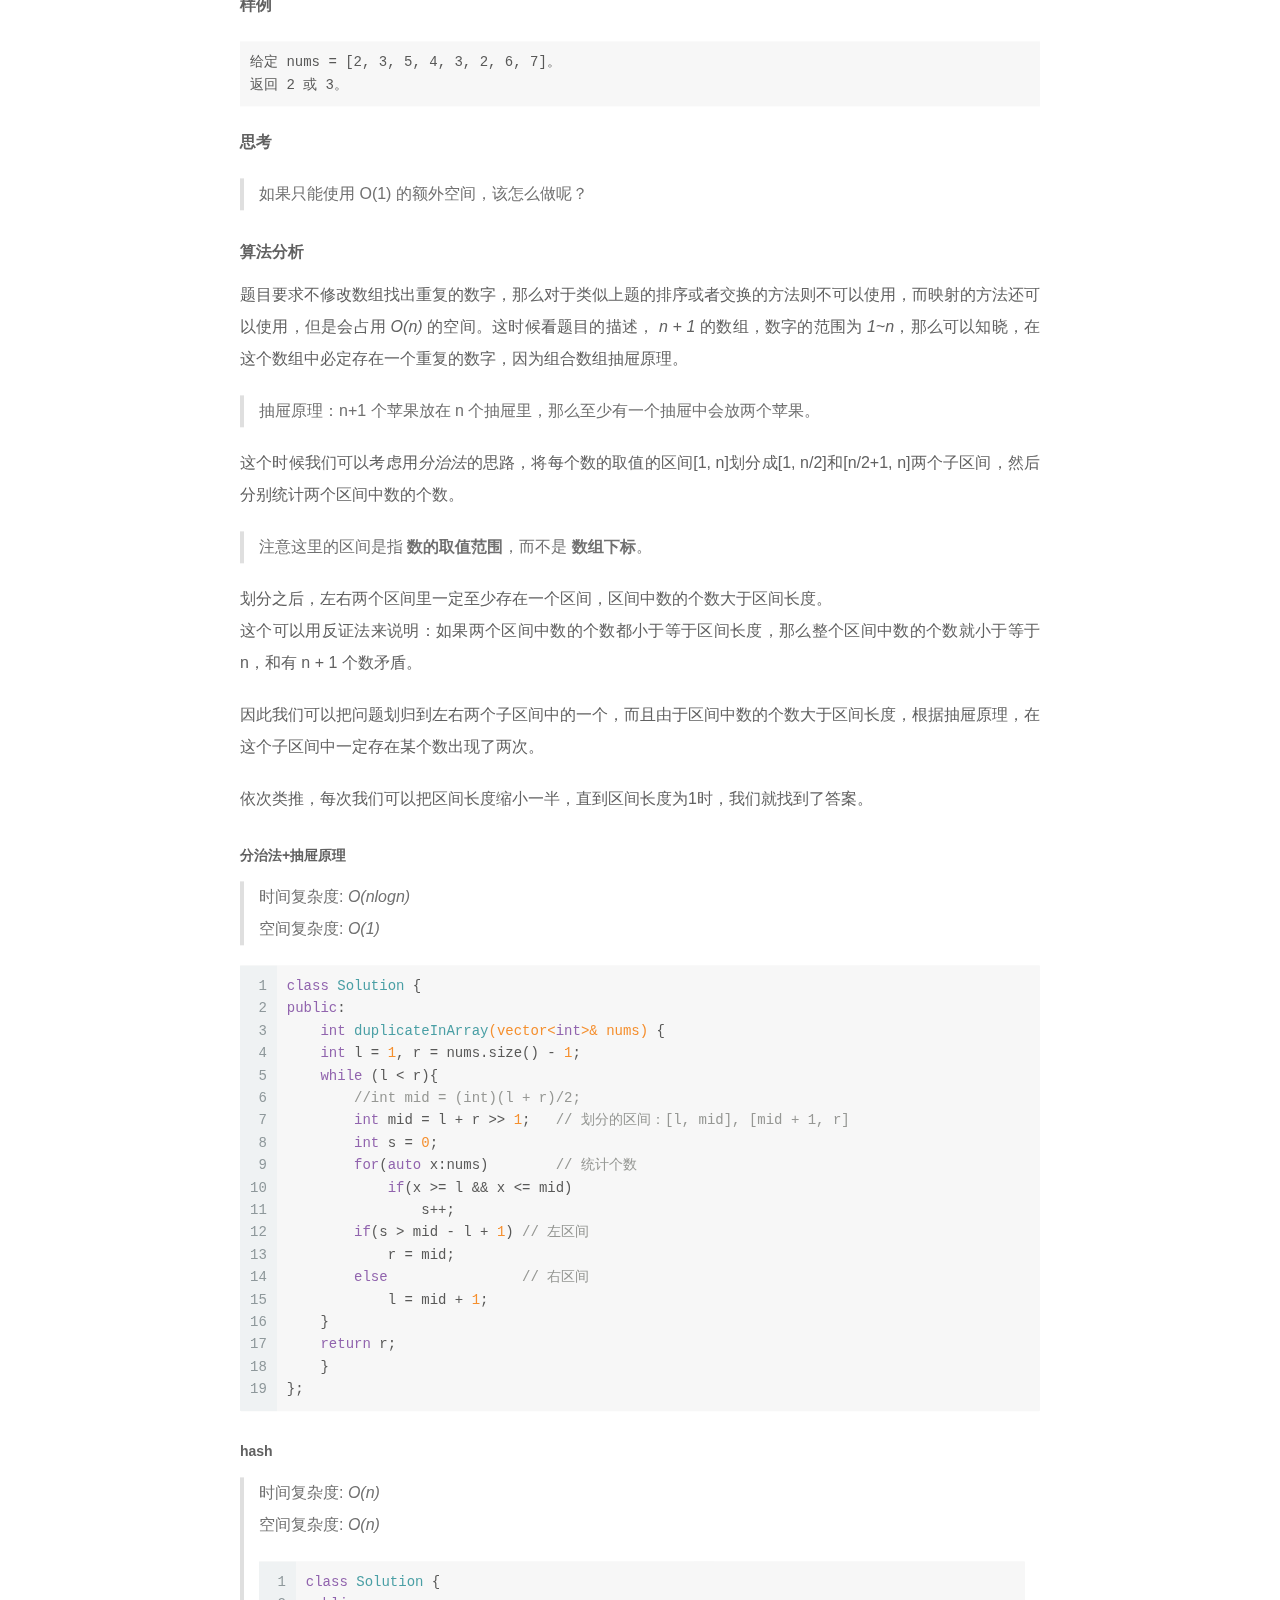
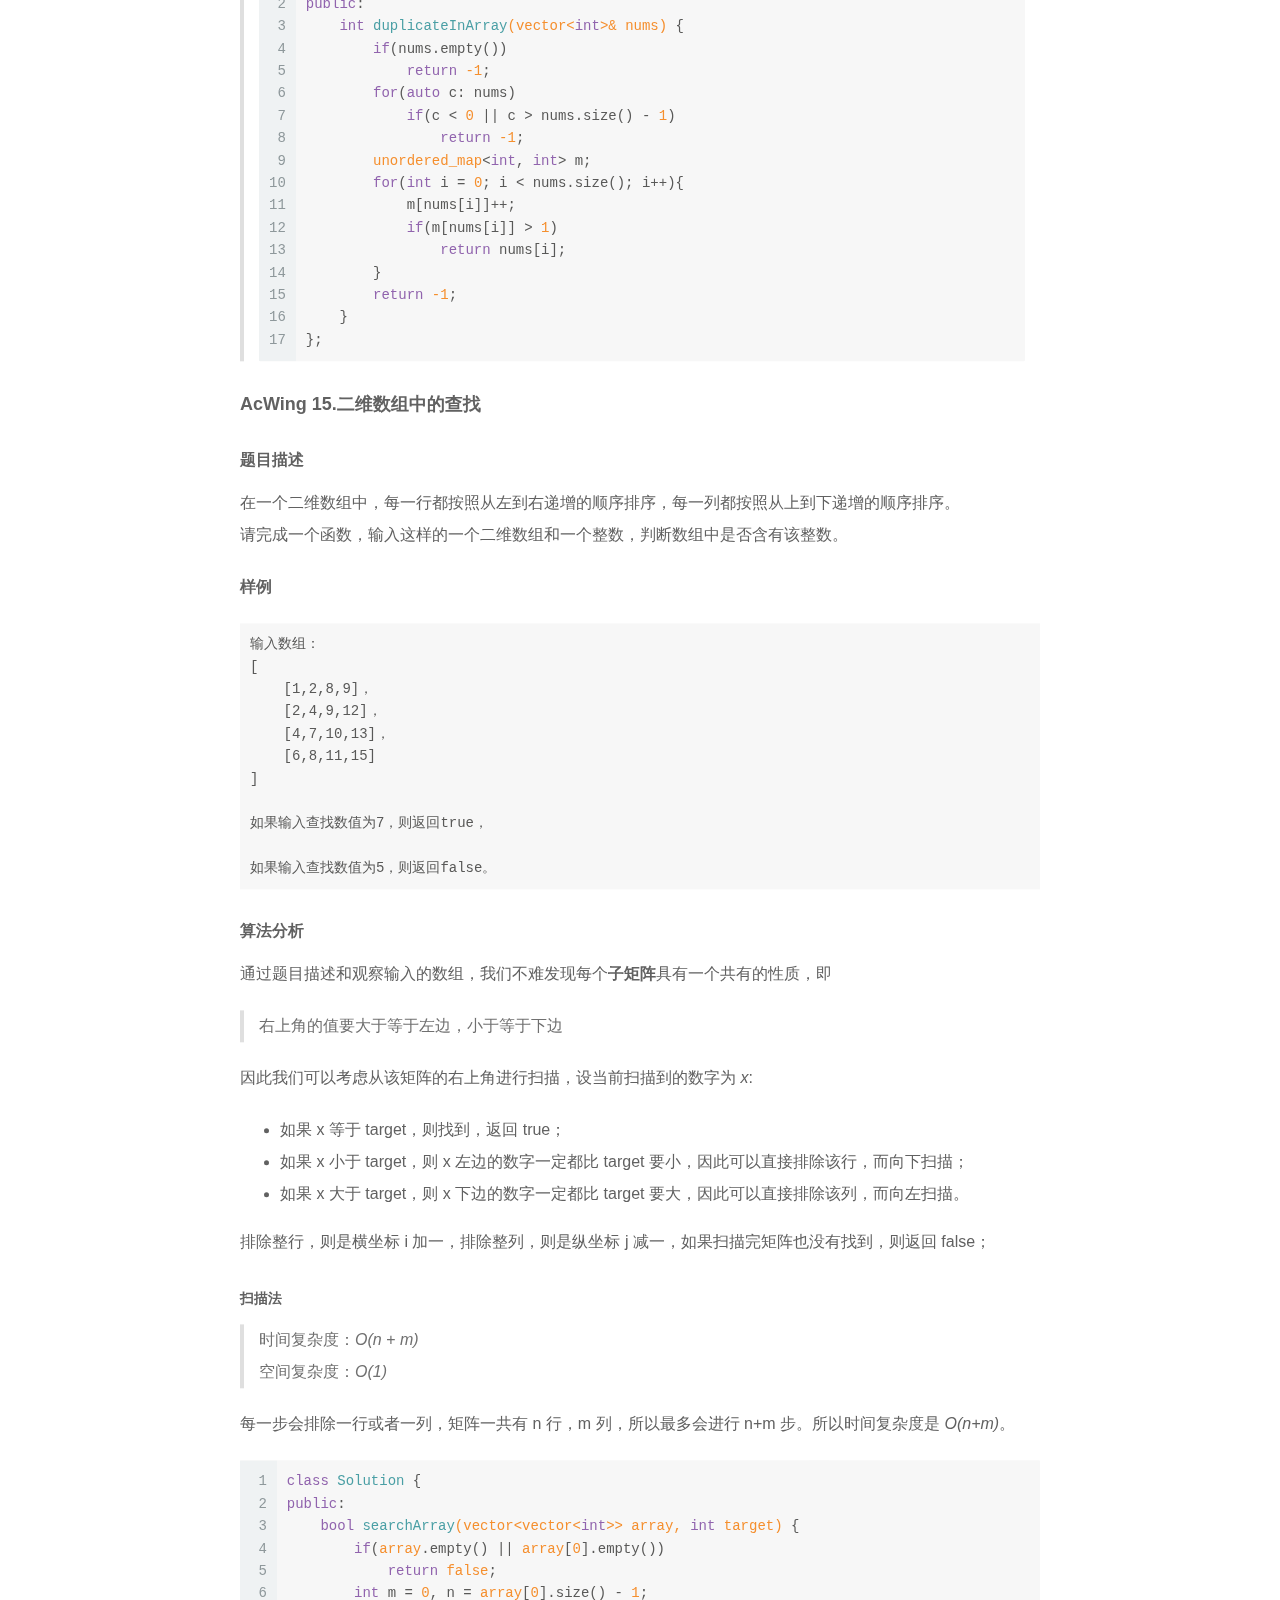
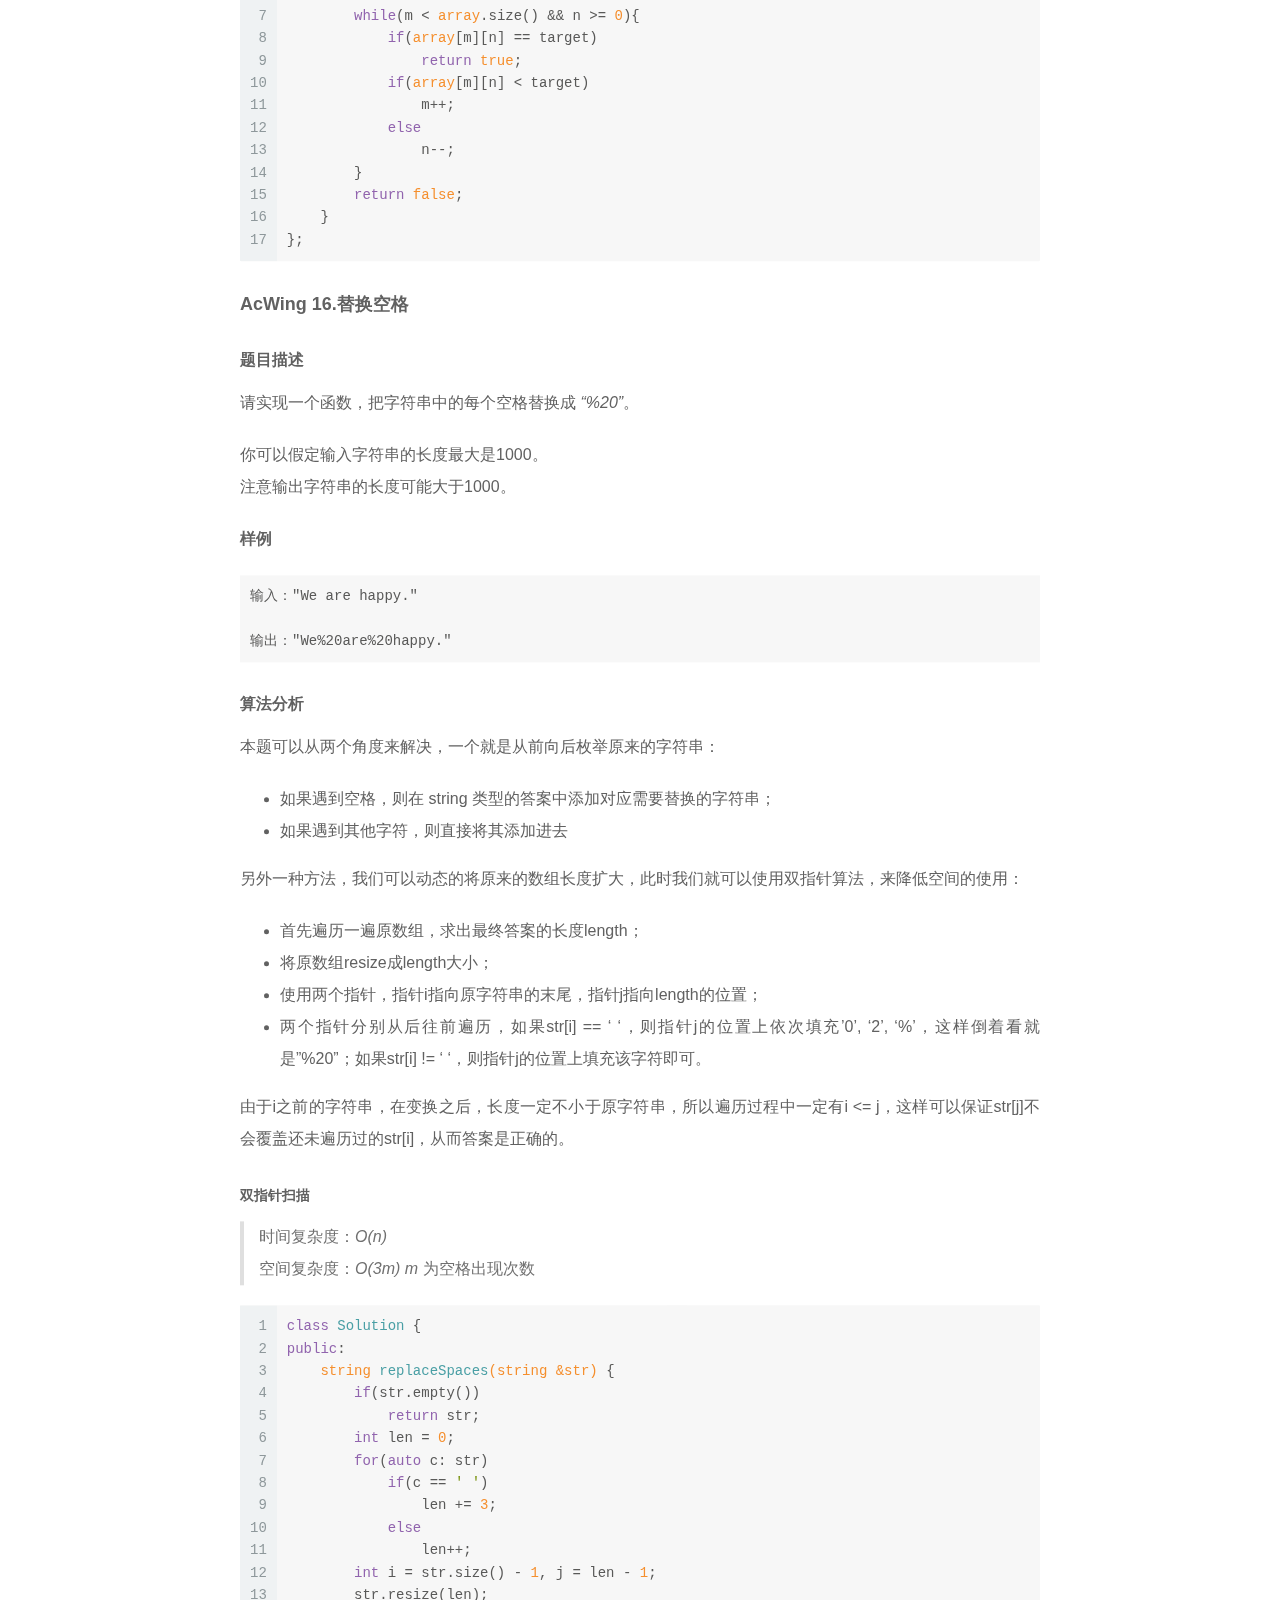
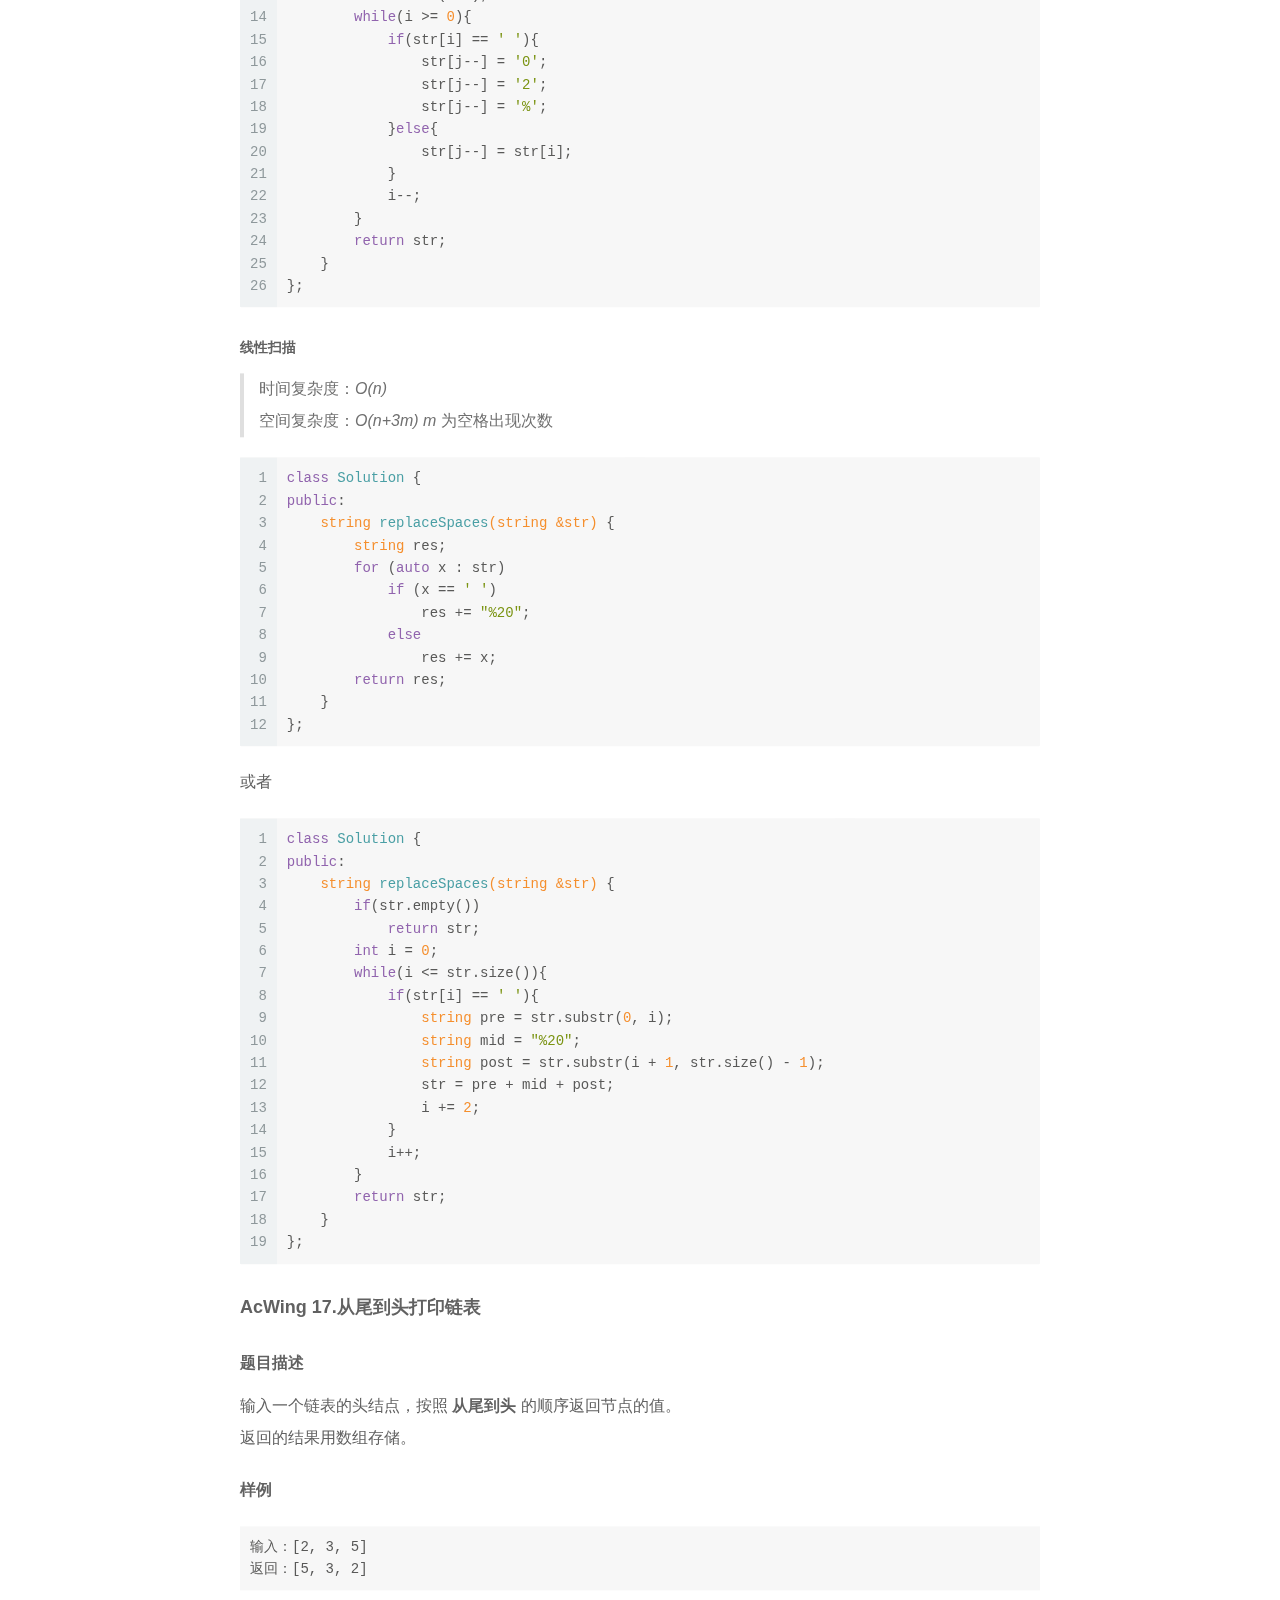
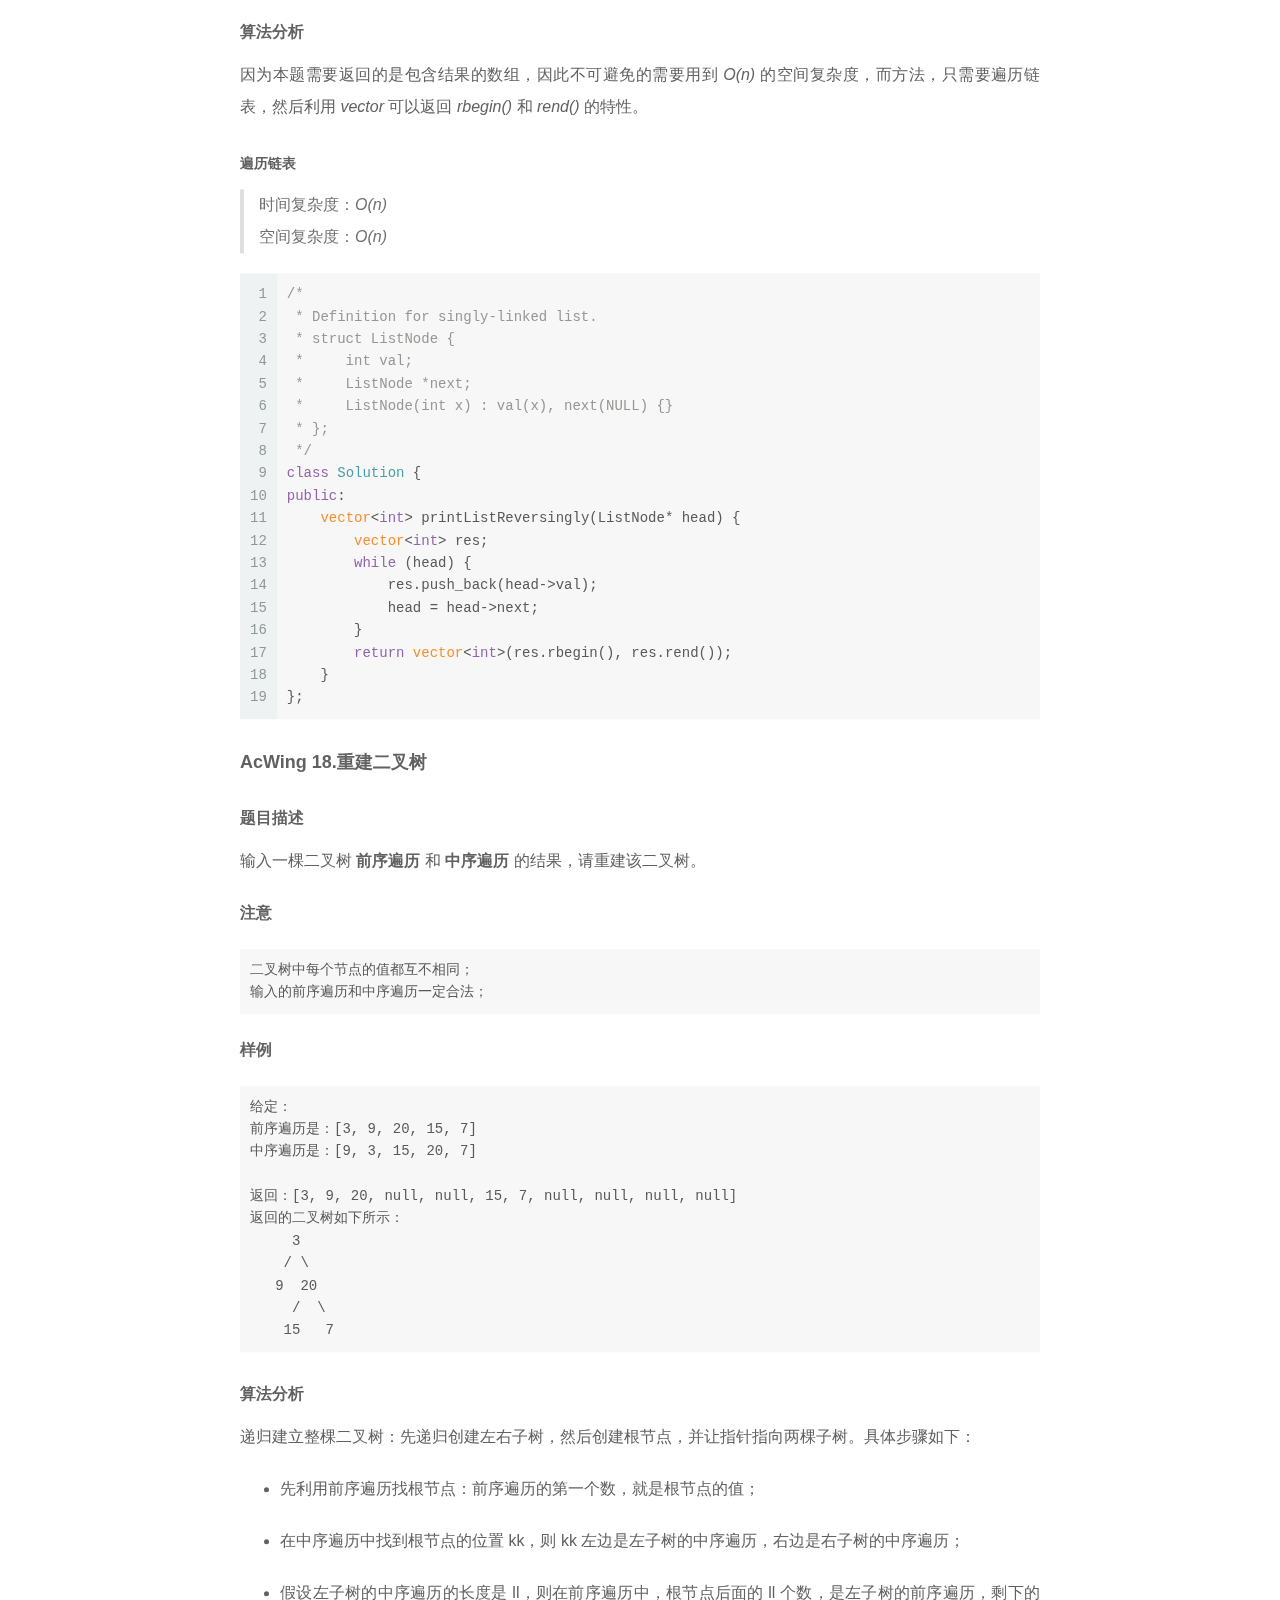
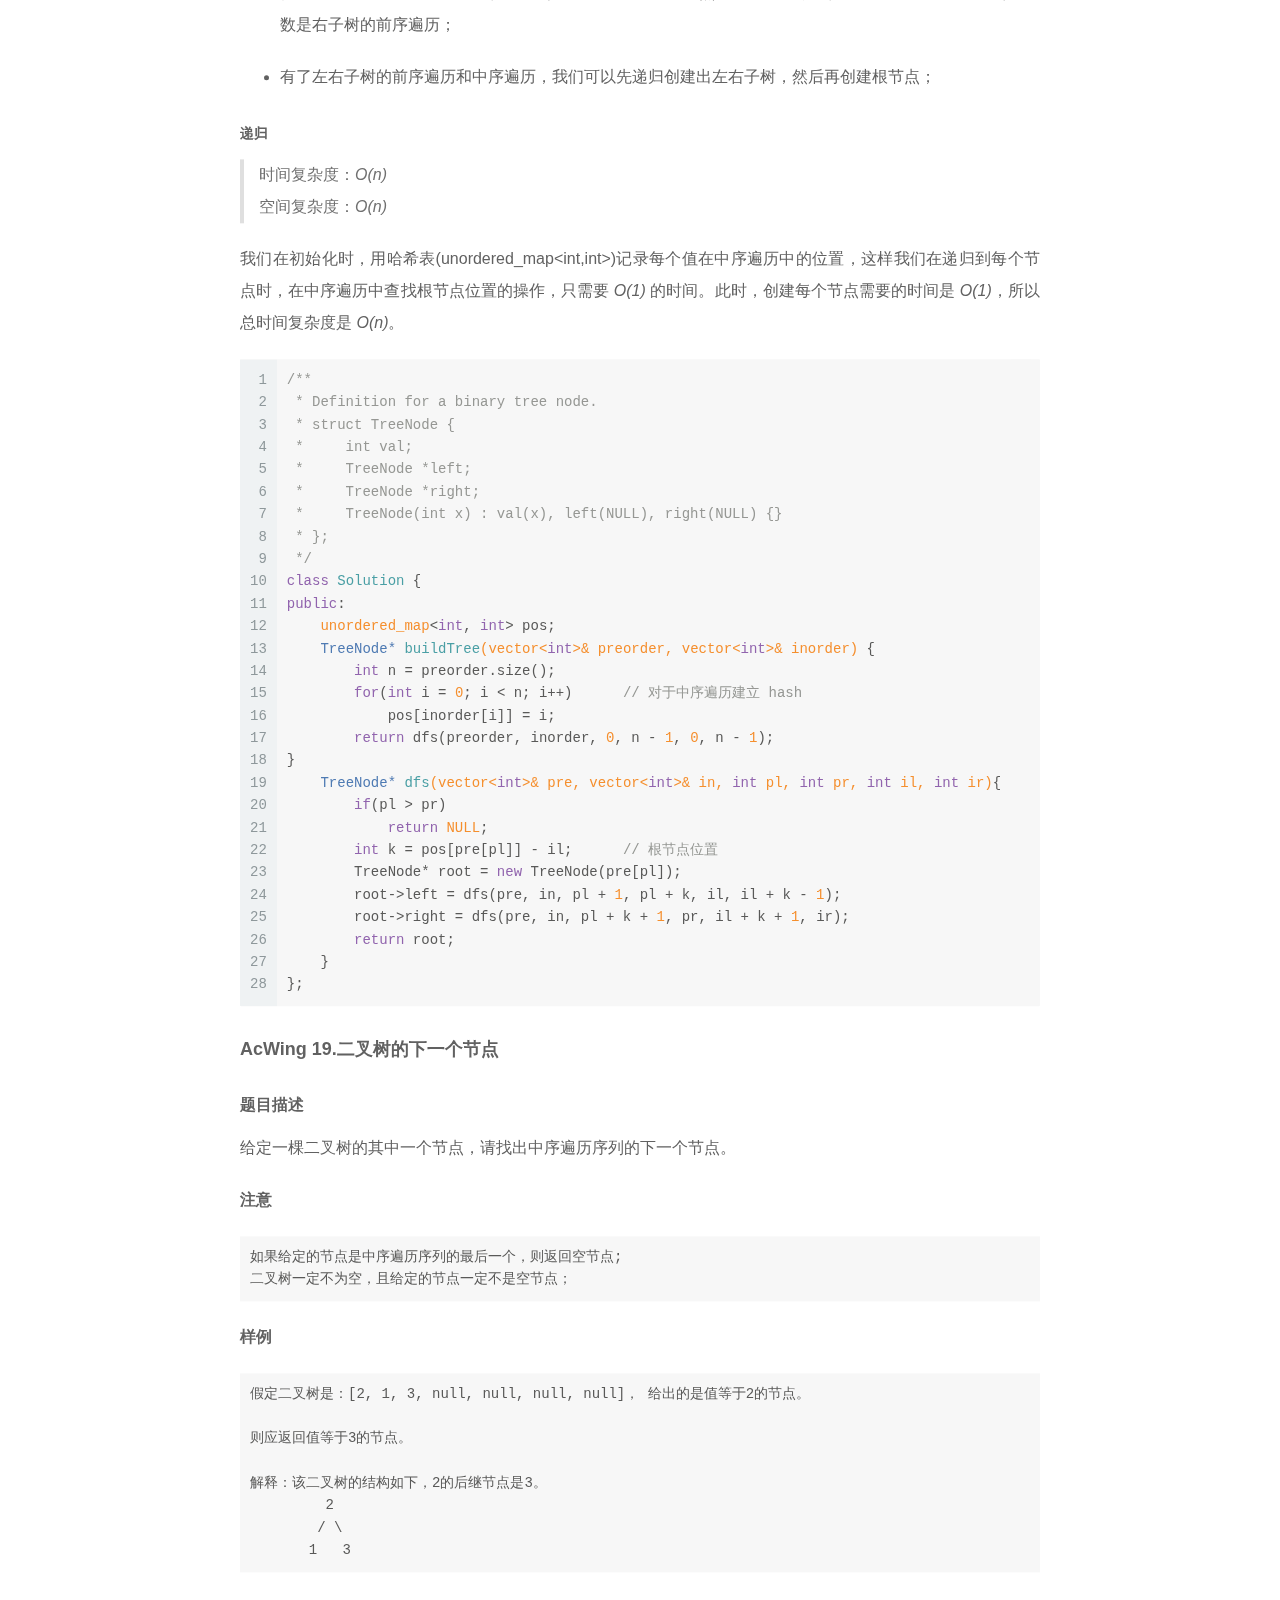
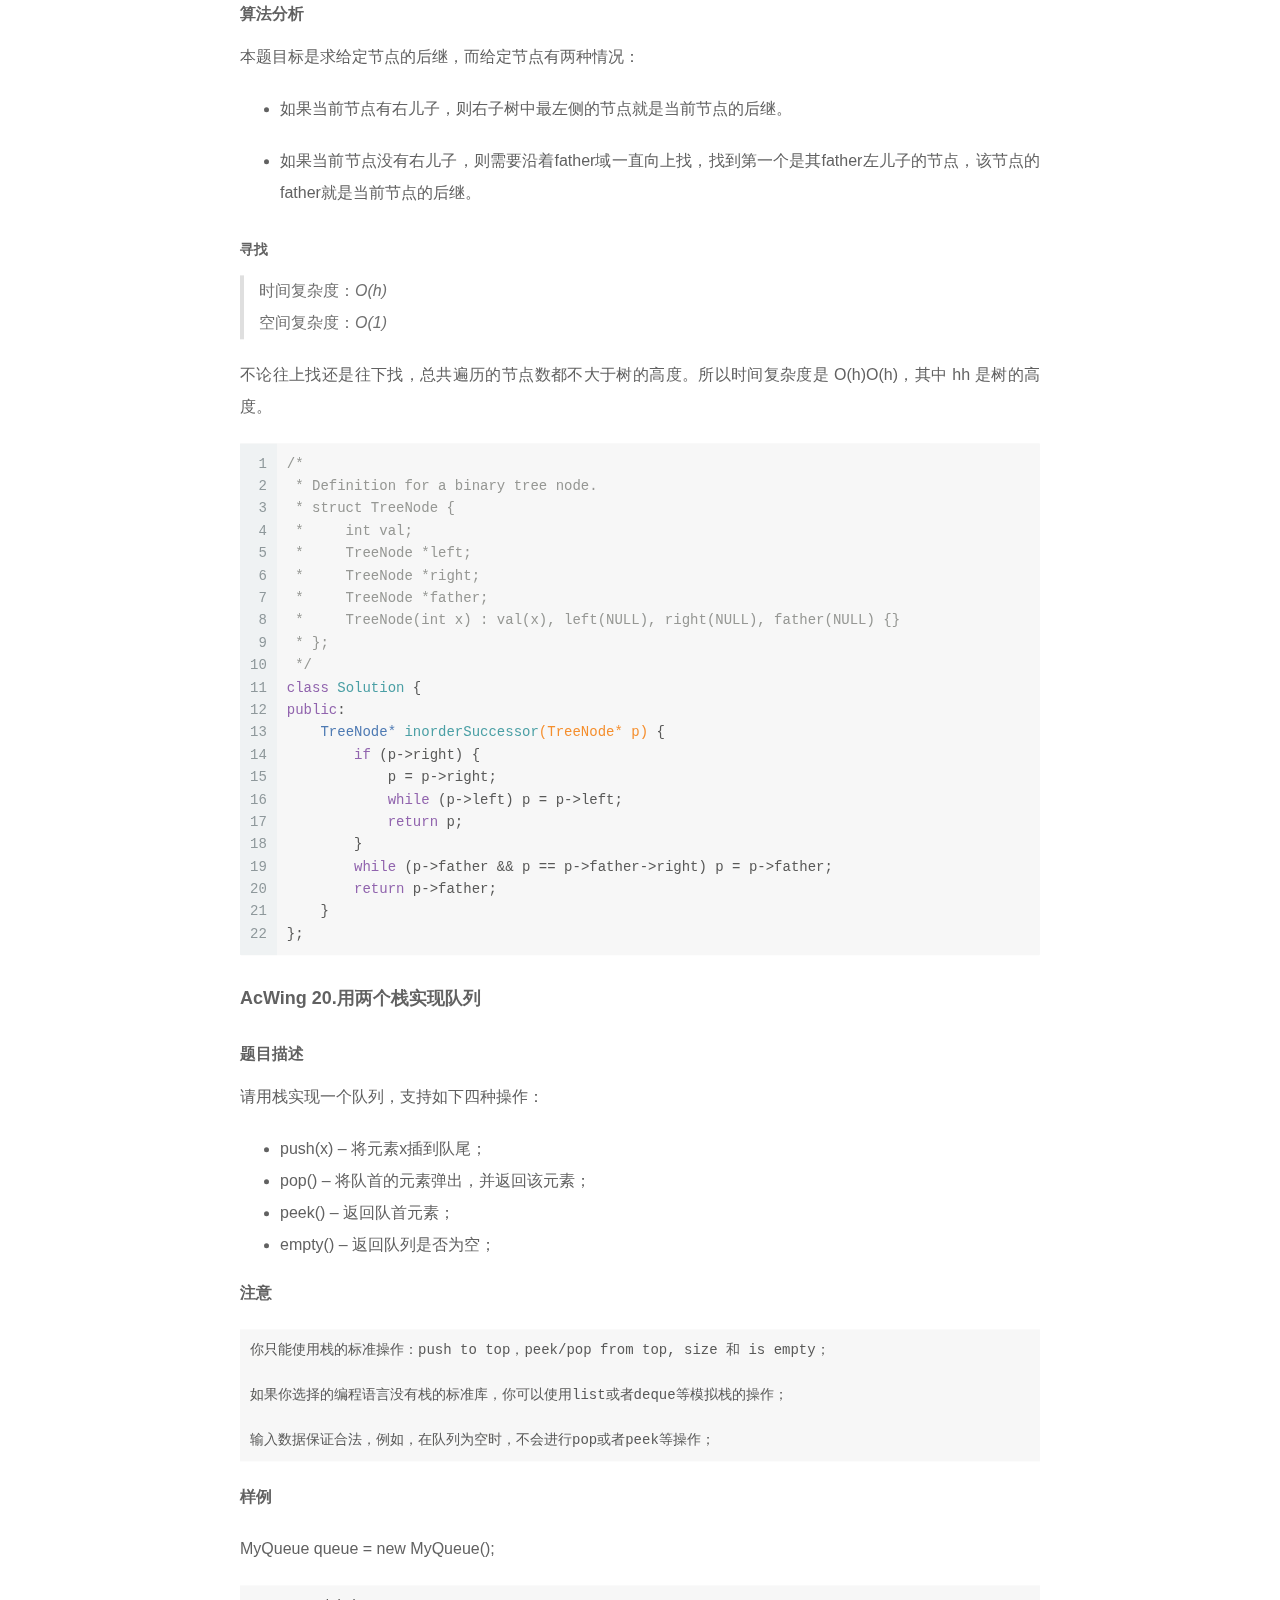
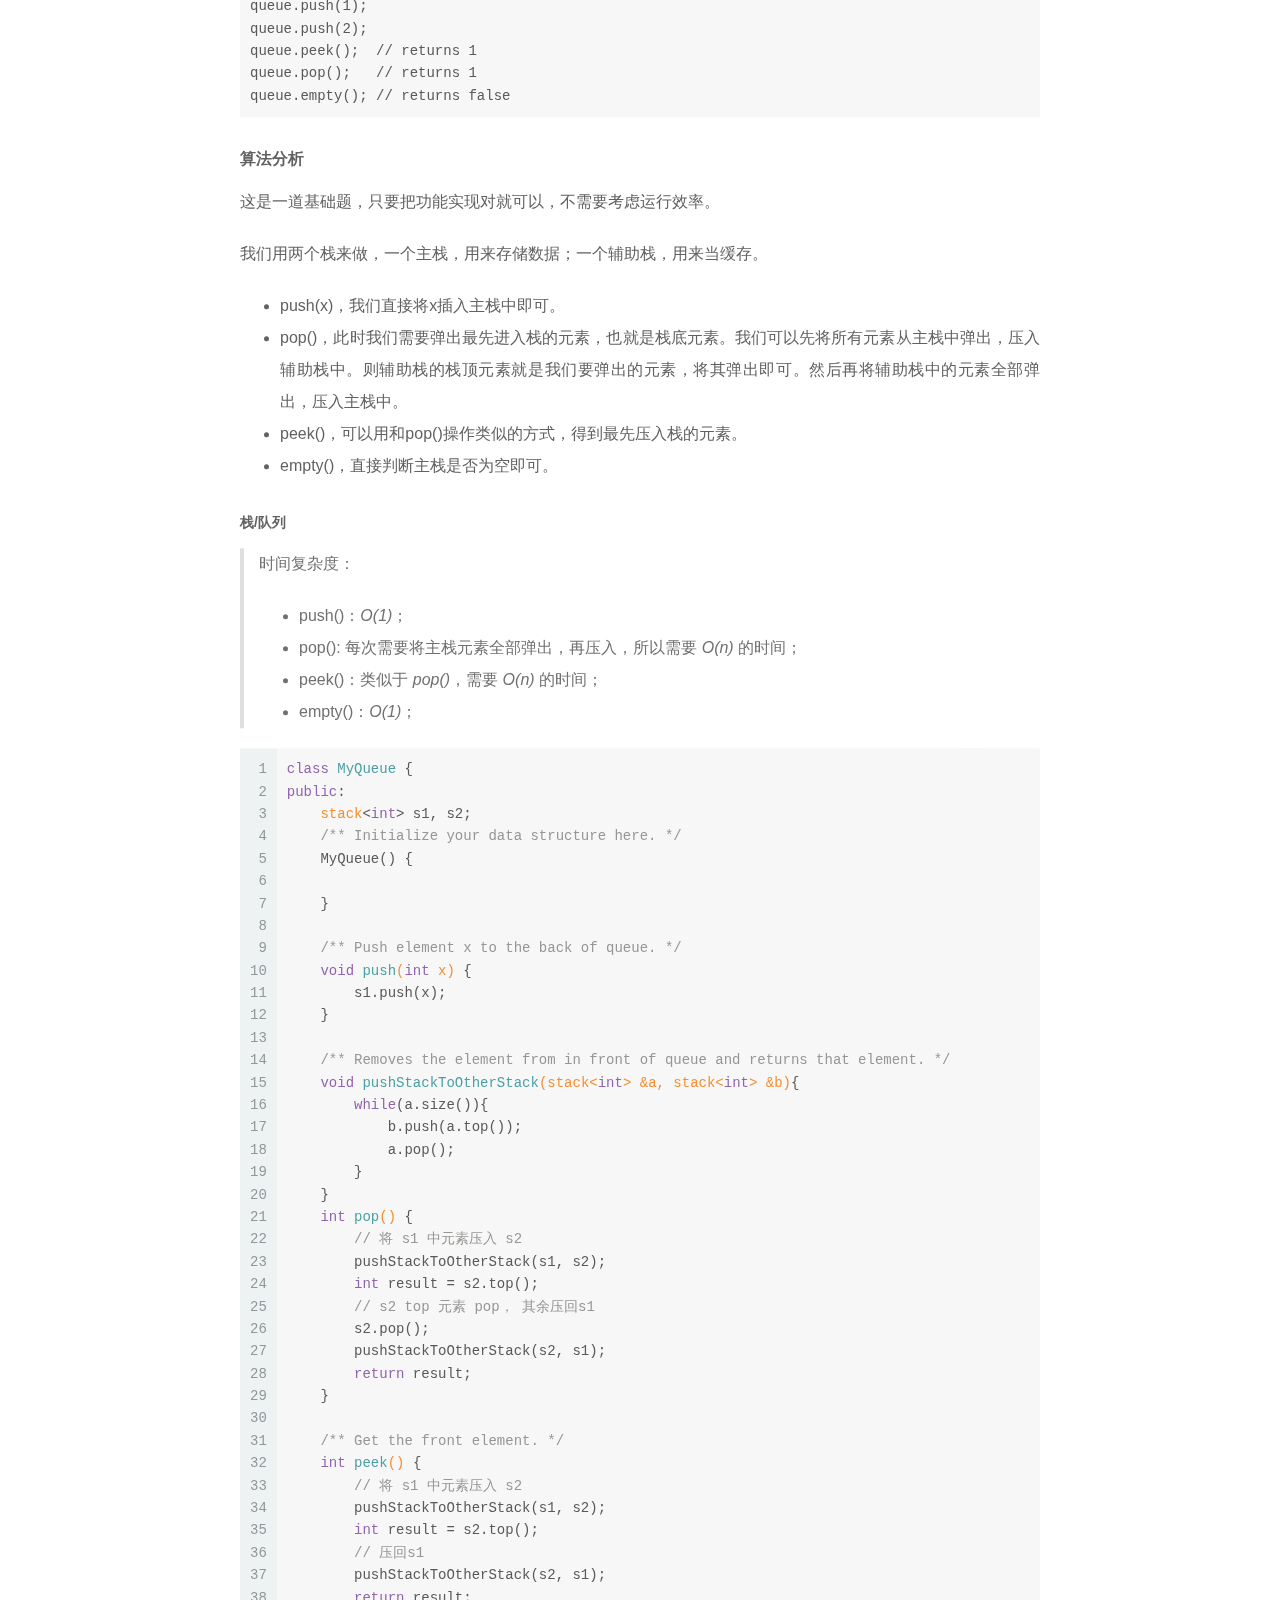
<file: 2019/06/02/AcWing 剑指offer Week 1/index.html>
<!DOCTYPE html>












  


<html class="theme-next muse use-motion" lang>
<head><meta name="generator" content="Hexo 3.8.0">
  <meta charset="UTF-8">
<meta http-equiv="X-UA-Compatible" content="IE=edge">
<meta name="viewport" content="width=device-width, initial-scale=1, maximum-scale=2">
<meta name="theme-color" content="#222">
























<link rel="stylesheet" href="/lib/font-awesome/css/font-awesome.min.css?v=4.6.2">

<link rel="stylesheet" href="/css/main.css?v=7.1.1">


  <link rel="apple-touch-icon" sizes="180x180" href="/images/apple-touch-icon-next.png?v=7.1.1">


  <link rel="icon" type="image/png" sizes="32x32" href="/images/favicon-32x32-next.png?v=7.1.1">


  <link rel="icon" type="image/png" sizes="16x16" href="/images/favicon-16x16-next.png?v=7.1.1">


  <link rel="mask-icon" href="/images/logo.svg?v=7.1.1" color="#222">







<script id="hexo.configurations">
  var NexT = window.NexT || {};
  var CONFIG = {
    root: '/',
    scheme: 'Muse',
    version: '7.1.1',
    sidebar: {"position":"left","display":"post","offset":12,"onmobile":false,"dimmer":false},
    back2top: true,
    back2top_sidebar: false,
    fancybox: false,
    fastclick: false,
    lazyload: false,
    tabs: true,
    motion: {"enable":true,"async":false,"transition":{"post_block":"fadeIn","post_header":"slideDownIn","post_body":"slideDownIn","coll_header":"slideLeftIn","sidebar":"slideUpIn"}},
    algolia: {
      applicationID: '',
      apiKey: '',
      indexName: '',
      hits: {"per_page":10},
      labels: {"input_placeholder":"Search for Posts","hits_empty":"We didn't find any results for the search: ${query}","hits_stats":"${hits} results found in ${time} ms"}
    }
  };
</script>


  




  <meta name="description" content="AcWing 13. 找出数组中重复的数字题目描述给定一个长度为 n 的整数数组 nums，数组中所有的数字都在 0 ∼ n − 1 的范围内。数组中某些数字是重复的，但不知道有几个数字重复了，也不知道每个数字重复了几次。请找出数组中任意一个重复的数字。  注意：如果某些数字不在 0 ∼ n − 1 的范围内，或数组中不包含重复数字，则返回 -1；  样例 给定 nums = [2, 3, 5,">
<meta name="keywords" content="algorithm">
<meta property="og:type" content="article">
<meta property="og:title" content="[AcWing] 剑指 offer Week 1">
<meta property="og:url" content="http://yoursite.com/2019/06/02/AcWing 剑指offer Week 1/index.html">
<meta property="og:site_name" content="Joyking7">
<meta property="og:description" content="AcWing 13. 找出数组中重复的数字题目描述给定一个长度为 n 的整数数组 nums，数组中所有的数字都在 0 ∼ n − 1 的范围内。数组中某些数字是重复的，但不知道有几个数字重复了，也不知道每个数字重复了几次。请找出数组中任意一个重复的数字。  注意：如果某些数字不在 0 ∼ n − 1 的范围内，或数组中不包含重复数字，则返回 -1；  样例 给定 nums = [2, 3, 5,">
<meta property="og:locale" content="default">
<meta property="og:updated_time" content="2019-06-12T12:28:32.123Z">
<meta name="twitter:card" content="summary">
<meta name="twitter:title" content="[AcWing] 剑指 offer Week 1">
<meta name="twitter:description" content="AcWing 13. 找出数组中重复的数字题目描述给定一个长度为 n 的整数数组 nums，数组中所有的数字都在 0 ∼ n − 1 的范围内。数组中某些数字是重复的，但不知道有几个数字重复了，也不知道每个数字重复了几次。请找出数组中任意一个重复的数字。  注意：如果某些数字不在 0 ∼ n − 1 的范围内，或数组中不包含重复数字，则返回 -1；  样例 给定 nums = [2, 3, 5,">





  
  
  <link rel="canonical" href="http://yoursite.com/2019/06/02/AcWing 剑指offer Week 1/">



<script id="page.configurations">
  CONFIG.page = {
    sidebar: "",
  };
</script>

  <title>[AcWing] 剑指 offer Week 1 | Joyking7</title>
  












  <noscript>
  <style>
  .use-motion .motion-element,
  .use-motion .brand,
  .use-motion .menu-item,
  .sidebar-inner,
  .use-motion .post-block,
  .use-motion .pagination,
  .use-motion .comments,
  .use-motion .post-header,
  .use-motion .post-body,
  .use-motion .collection-title { opacity: initial; }

  .use-motion .logo,
  .use-motion .site-title,
  .use-motion .site-subtitle {
    opacity: initial;
    top: initial;
  }

  .use-motion .logo-line-before i { left: initial; }
  .use-motion .logo-line-after i { right: initial; }
  </style>
</noscript>

</head>

<body itemscope itemtype="http://schema.org/WebPage" lang="default">

  
  
    
  

  <div class="container sidebar-position-left page-post-detail">
    <div class="headband"></div>

    <header id="header" class="header" itemscope itemtype="http://schema.org/WPHeader">
      <div class="header-inner"><div class="site-brand-wrapper">
  <div class="site-meta">
    

    <div class="custom-logo-site-title">
      <a href="/" class="brand" rel="start">
        <span class="logo-line-before"><i></i></span>
        <span class="site-title">Joyking7</span>
        <span class="logo-line-after"><i></i></span>
      </a>
    </div>
    
    
  </div>

  <div class="site-nav-toggle">
    <button aria-label="Navigationsleiste an/ausschalten">
      <span class="btn-bar"></span>
      <span class="btn-bar"></span>
      <span class="btn-bar"></span>
    </button>
  </div>
</div>



<nav class="site-nav">
  
    <ul id="menu" class="menu">
      
        
        
        
          
          <li class="menu-item menu-item-home">

    
    
    
      
    

    

    <a href="/" rel="section"><i class="menu-item-icon fa fa-fw fa-home"></i> <br>Startseite</a>

  </li>
        
        
        
          
          <li class="menu-item menu-item-archives">

    
    
    
      
    

    

    <a href="/archives/" rel="section"><i class="menu-item-icon fa fa-fw fa-archive"></i> <br>Archiv</a>

  </li>

      
      
    </ul>
  

  
    

  

  
</nav>



  



</div>
    </header>

    
  
  

  

  <a href="https://github.com/joyking7" class="github-corner" title="Follow me on GitHub" aria-label="Follow me on GitHub" rel="noopener" target="_blank"><svg width="80" height="80" viewbox="0 0 250 250" aria-hidden="true"><path d="M0,0 L115,115 L130,115 L142,142 L250,250 L250,0 Z"/><path d="M128.3,109.0 C113.8,99.7 119.0,89.6 119.0,89.6 C122.0,82.7 120.5,78.6 120.5,78.6 C119.2,72.0 123.4,76.3 123.4,76.3 C127.3,80.9 125.5,87.3 125.5,87.3 C122.9,97.6 130.6,101.9 134.4,103.2" fill="currentColor" style="transform-origin: 130px 106px;" class="octo-arm"/><path d="M115.0,115.0 C114.9,115.1 118.7,116.5 119.8,115.4 L133.7,101.6 C136.9,99.2 139.9,98.4 142.2,98.6 C133.8,88.0 127.5,74.4 143.8,58.0 C148.5,53.4 154.0,51.2 159.7,51.0 C160.3,49.4 163.2,43.6 171.4,40.1 C171.4,40.1 176.1,42.5 178.8,56.2 C183.1,58.6 187.2,61.8 190.9,65.4 C194.5,69.0 197.7,73.2 200.1,77.6 C213.8,80.2 216.3,84.9 216.3,84.9 C212.7,93.1 206.9,96.0 205.4,96.6 C205.1,102.4 203.0,107.8 198.3,112.5 C181.9,128.9 168.3,122.5 157.7,114.1 C157.9,116.9 156.7,120.9 152.7,124.9 L141.0,136.5 C139.8,137.7 141.6,141.9 141.8,141.8 Z" fill="currentColor" class="octo-body"/></svg></a>



    <main id="main" class="main">
      <div class="main-inner">
        <div class="content-wrap">
          
          <div id="content" class="content">
            

  <div id="posts" class="posts-expand">
    

  

  
  
  

  

  <article class="post post-type-normal" itemscope itemtype="http://schema.org/Article">
  
  
  
  <div class="post-block">
    <link itemprop="mainEntityOfPage" href="http://yoursite.com/2019/06/02/AcWing 剑指offer Week 1/">

    <span hidden itemprop="author" itemscope itemtype="http://schema.org/Person">
      <meta itemprop="name" content="Joyking7">
      <meta itemprop="description" content>
      <meta itemprop="image" content="/images/avatar.gif">
    </span>

    <span hidden itemprop="publisher" itemscope itemtype="http://schema.org/Organization">
      <meta itemprop="name" content="Joyking7">
    </span>

    
      <header class="post-header">

        
        
          <h1 class="post-title" itemprop="name headline">[AcWing] 剑指 offer Week 1

              
            
          </h1>
        

        <div class="post-meta">
          <span class="post-time">

            
            
            

            
              <span class="post-meta-item-icon">
                <i class="fa fa-calendar-o"></i>
              </span>
              
                <span class="post-meta-item-text">Veröffentlicht am</span>
              

              
                
              

              <time title="Erstellt: 2019-06-02 15:22:02" itemprop="dateCreated datePublished" datetime="2019-06-02T15:22:02+08:00">2019-06-02</time>
            

            
              

              
                
                <span class="post-meta-divider">|</span>
                

                <span class="post-meta-item-icon">
                  <i class="fa fa-calendar-check-o"></i>
                </span>
                
                  <span class="post-meta-item-text">Bearbeitet am</span>
                
                <time title="Geändert am: 2019-06-12 20:28:32" itemprop="dateModified" datetime="2019-06-12T20:28:32+08:00">2019-06-12</time>
              
            
          </span>

          

          
            
            
          

          
          

          

          

          

        </div>
      </header>
    

    
    
    
    <div class="post-body" itemprop="articleBody">

      
      

      
        <h3 id="AcWing-13-找出数组中重复的数字"><a href="#AcWing-13-找出数组中重复的数字" class="headerlink" title="AcWing 13. 找出数组中重复的数字"></a>AcWing 13. 找出数组中重复的数字</h3><h4 id="题目描述"><a href="#题目描述" class="headerlink" title="题目描述"></a>题目描述</h4><p>给定一个长度为 <em>n</em> 的整数数组 <strong><em>nums</em></strong>，数组中所有的数字都在 <em>0 ∼ n − 1</em> 的范围内。数组中某些数字是重复的，但不知道有几个数字重复了，也不知道每个数字重复了几次。请找出数组中任意一个重复的数字。</p>
<blockquote>
<p><strong>注意</strong>：如果某些数字不在 <em>0 ∼ n − 1</em> 的范围内，或数组中不包含重复数字，则返回 <em>-1</em>；</p>
</blockquote>
<p><strong>样例</strong></p>
<pre><code>给定 nums = [2, 3, 5, 4, 3, 2, 6, 7]。
返回 2 或 3。
</code></pre><h4 id="算法分析"><a href="#算法分析" class="headerlink" title="算法分析"></a>算法分析</h4><p>题目里面先定了长度为 <em>n</em> 的整数数组，而且也限定了数组内范围为 <em>0 ~ n - 1</em>, 可以从下面三种思路分别解决该问题。</p>
<h5 id="hash"><a href="#hash" class="headerlink" title="hash"></a>hash</h5><blockquote>
<p>时间复杂度: <em>O(n)</em><br>空间复杂度: <em>O(n)</em></p>
</blockquote>
<p>利用 <code>map</code> 或者 <code>unordered_map</code> 建立 hash 映射，在一次 for 循环中对于数组内的值进行映射建立，再判断 hash 内的值是否有超过阈值的情况进行 return。</p>
<figure class="highlight c++"><table><tr><td class="gutter"><pre><span class="line">1</span><br><span class="line">2</span><br><span class="line">3</span><br><span class="line">4</span><br><span class="line">5</span><br><span class="line">6</span><br><span class="line">7</span><br><span class="line">8</span><br><span class="line">9</span><br><span class="line">10</span><br><span class="line">11</span><br><span class="line">12</span><br><span class="line">13</span><br><span class="line">14</span><br><span class="line">15</span><br><span class="line">16</span><br><span class="line">17</span><br></pre></td><td class="code"><pre><span class="line"><span class="class"><span class="keyword">class</span> <span class="title">Solution</span> &#123;</span></span><br><span class="line"><span class="keyword">public</span>:</span><br><span class="line">    <span class="function"><span class="keyword">int</span> <span class="title">duplicateInArray</span><span class="params">(<span class="built_in">vector</span>&lt;<span class="keyword">int</span>&gt;&amp; nums)</span> </span>&#123;</span><br><span class="line">        <span class="keyword">if</span>(nums.empty())</span><br><span class="line">            <span class="keyword">return</span> <span class="number">-1</span>;</span><br><span class="line">        <span class="keyword">for</span>(<span class="keyword">auto</span> c: nums)</span><br><span class="line">            <span class="keyword">if</span>(c &lt; <span class="number">0</span> || c &gt; nums.size() - <span class="number">1</span>)</span><br><span class="line">                <span class="keyword">return</span> <span class="number">-1</span>;</span><br><span class="line">        <span class="built_in">unordered_map</span>&lt;<span class="keyword">int</span>, <span class="keyword">int</span>&gt; m;</span><br><span class="line">        <span class="keyword">for</span>(<span class="keyword">int</span> i = <span class="number">0</span>; i &lt; nums.size(); i++)&#123;</span><br><span class="line">            m[nums[i]]++;</span><br><span class="line">            <span class="keyword">if</span>(m[nums[i]] &gt; <span class="number">1</span>)</span><br><span class="line">                <span class="keyword">return</span> nums[i];</span><br><span class="line">        &#125;</span><br><span class="line">        <span class="keyword">return</span> <span class="number">-1</span>;</span><br><span class="line">    &#125;</span><br><span class="line">&#125;;</span><br></pre></td></tr></table></figure>
<h5 id="sort"><a href="#sort" class="headerlink" title="sort"></a>sort</h5><blockquote>
<p>时间复杂度: <em>O(nlogn)</em> (取决于排序算法)<br>空间复杂度: <em>O(1)</em></p>
</blockquote>
<p>可以直接利用 <code>sort</code> 函数对于输入数组进行排序，再将当前位置和下一位置的数字进行对比，如果一样，则返回，。</p>
<figure class="highlight c++"><table><tr><td class="gutter"><pre><span class="line">1</span><br><span class="line">2</span><br><span class="line">3</span><br><span class="line">4</span><br><span class="line">5</span><br><span class="line">6</span><br><span class="line">7</span><br><span class="line">8</span><br><span class="line">9</span><br><span class="line">10</span><br><span class="line">11</span><br><span class="line">12</span><br><span class="line">13</span><br><span class="line">14</span><br><span class="line">15</span><br><span class="line">16</span><br></pre></td><td class="code"><pre><span class="line"><span class="class"><span class="keyword">class</span> <span class="title">Solution</span> &#123;</span></span><br><span class="line"><span class="keyword">public</span>:</span><br><span class="line">    <span class="function"><span class="keyword">int</span> <span class="title">duplicateInArray</span><span class="params">(<span class="built_in">vector</span>&lt;<span class="keyword">int</span>&gt;&amp; nums)</span> </span>&#123;</span><br><span class="line">    <span class="keyword">if</span>(nums.empty())</span><br><span class="line">        <span class="keyword">return</span> <span class="number">-1</span>;</span><br><span class="line">    <span class="keyword">auto</span> nums_size = nums.size();</span><br><span class="line">    <span class="keyword">for</span>(<span class="keyword">auto</span> i:nums)</span><br><span class="line">        <span class="keyword">if</span>(i&lt;<span class="number">0</span> || i&gt;nums_size)</span><br><span class="line">            <span class="keyword">return</span> <span class="number">-1</span>;</span><br><span class="line">    sort(nums.begin(), nums.end());</span><br><span class="line">    <span class="keyword">for</span>(<span class="keyword">int</span> i = <span class="number">0</span>; i &lt; nums_size - <span class="number">1</span>; i++)</span><br><span class="line">        <span class="keyword">if</span>(nums[i] == nums[i + <span class="number">1</span>])</span><br><span class="line">            <span class="keyword">return</span> nums[i];</span><br><span class="line">    <span class="keyword">return</span> <span class="number">-1</span>;</span><br><span class="line">    &#125;</span><br><span class="line">&#125;;</span><br></pre></td></tr></table></figure>
<h5 id="swap"><a href="#swap" class="headerlink" title="swap"></a>swap</h5><blockquote>
<p>时间复杂度: <em>O(n)</em><br>空间复杂度: <em>O(1)</em></p>
</blockquote>
<p>进行数组遍历，核心是判断当前数组的值是否在对应下标上：</p>
<ul>
<li>如果 nums[i] == i，当前数组值在对应下表上，继续循环</li>
<li>如果 nums[i] != i，当前数组值不在对应下表上，继续判断<ul>
<li>nums[i] == nums[nums[i]]，则返回 nums[i]</li>
<li>否则，进行交换</li>
</ul>
</li>
</ul>
<figure class="highlight c++"><table><tr><td class="gutter"><pre><span class="line">1</span><br><span class="line">2</span><br><span class="line">3</span><br><span class="line">4</span><br><span class="line">5</span><br><span class="line">6</span><br><span class="line">7</span><br><span class="line">8</span><br><span class="line">9</span><br><span class="line">10</span><br><span class="line">11</span><br><span class="line">12</span><br><span class="line">13</span><br><span class="line">14</span><br><span class="line">15</span><br><span class="line">16</span><br><span class="line">17</span><br></pre></td><td class="code"><pre><span class="line"><span class="class"><span class="keyword">class</span> <span class="title">Solution</span> &#123;</span></span><br><span class="line"><span class="keyword">public</span>:</span><br><span class="line">    <span class="function"><span class="keyword">int</span> <span class="title">duplicateInArray</span><span class="params">(<span class="built_in">vector</span>&lt;<span class="keyword">int</span>&gt;&amp; nums)</span> </span>&#123;</span><br><span class="line">    <span class="keyword">auto</span> nums_size = nums.size();</span><br><span class="line">    <span class="keyword">for</span>(<span class="keyword">auto</span> i:nums)</span><br><span class="line">        <span class="keyword">if</span>(i&lt;<span class="number">0</span> || i&gt;nums_size)</span><br><span class="line">            <span class="keyword">return</span> <span class="number">-1</span>;</span><br><span class="line">    <span class="keyword">for</span>(<span class="keyword">int</span> i=<span class="number">0</span>;i&lt;nums_size;i++)&#123;</span><br><span class="line">        <span class="keyword">if</span>(nums[i] != i)&#123;</span><br><span class="line">            <span class="keyword">if</span>(nums[i] == nums[nums[i]])</span><br><span class="line">                <span class="keyword">return</span> nums[i];</span><br><span class="line">            swap(nums[i], nums[nums[i]]);</span><br><span class="line">        &#125;</span><br><span class="line">    &#125;</span><br><span class="line">    <span class="keyword">return</span> <span class="number">-1</span>;</span><br><span class="line">    &#125;</span><br><span class="line">&#125;;</span><br></pre></td></tr></table></figure>
<h3 id="AcWing-14-不修改数组找出重复的数字"><a href="#AcWing-14-不修改数组找出重复的数字" class="headerlink" title="AcWing 14.不修改数组找出重复的数字"></a>AcWing 14.不修改数组找出重复的数字</h3><h4 id="题目描述-1"><a href="#题目描述-1" class="headerlink" title="题目描述"></a>题目描述</h4><p>给定一个长度为 <strong>n + 1</strong> 的数组nums，数组中所有的数均在 <em>1∼n</em> 的范围内，其中 <em>n≥1</em>。<br>请找出数组中任意一个重复的数，但不能修改输入的数组。</p>
<p><strong>样例</strong></p>
<pre><code>给定 nums = [2, 3, 5, 4, 3, 2, 6, 7]。
返回 2 或 3。
</code></pre><p><strong>思考</strong></p>
<blockquote>
<p>如果只能使用 O(1) 的额外空间，该怎么做呢？</p>
</blockquote>
<h4 id="算法分析-1"><a href="#算法分析-1" class="headerlink" title="算法分析"></a>算法分析</h4><p>题目要求不修改数组找出重复的数字，那么对于类似上题的排序或者交换的方法则不可以使用，而映射的方法还可以使用，但是会占用 <em>O(n)</em> 的空间。这时候看题目的描述， <em>n + 1</em> 的数组，数字的范围为 <em>1~n</em>，那么可以知晓，在这个数组中必定存在一个重复的数字，因为组合数组抽屉原理。</p>
<blockquote>
<p>抽屉原理：n+1 个苹果放在 n 个抽屉里，那么至少有一个抽屉中会放两个苹果。</p>
</blockquote>
<p>这个时候我们可以考虑用<em>分治法</em>的思路，将每个数的取值的区间[1, n]划分成[1, n/2]和[n/2+1, n]两个子区间，然后分别统计两个区间中数的个数。</p>
<blockquote>
<p>注意这里的区间是指 <strong>数的取值范围</strong>，而不是 <strong>数组下标</strong>。</p>
</blockquote>
<p>划分之后，左右两个区间里一定至少存在一个区间，区间中数的个数大于区间长度。<br>这个可以用反证法来说明：如果两个区间中数的个数都小于等于区间长度，那么整个区间中数的个数就小于等于 n，和有 n + 1 个数矛盾。</p>
<p>因此我们可以把问题划归到左右两个子区间中的一个，而且由于区间中数的个数大于区间长度，根据抽屉原理，在这个子区间中一定存在某个数出现了两次。</p>
<p>依次类推，每次我们可以把区间长度缩小一半，直到区间长度为1时，我们就找到了答案。</p>
<h5 id="分治法-抽屉原理"><a href="#分治法-抽屉原理" class="headerlink" title="分治法+抽屉原理"></a>分治法+抽屉原理</h5><blockquote>
<p>时间复杂度: <em>O(nlogn)</em><br>空间复杂度: <em>O(1)</em></p>
</blockquote>
<figure class="highlight c++"><table><tr><td class="gutter"><pre><span class="line">1</span><br><span class="line">2</span><br><span class="line">3</span><br><span class="line">4</span><br><span class="line">5</span><br><span class="line">6</span><br><span class="line">7</span><br><span class="line">8</span><br><span class="line">9</span><br><span class="line">10</span><br><span class="line">11</span><br><span class="line">12</span><br><span class="line">13</span><br><span class="line">14</span><br><span class="line">15</span><br><span class="line">16</span><br><span class="line">17</span><br><span class="line">18</span><br><span class="line">19</span><br></pre></td><td class="code"><pre><span class="line"><span class="class"><span class="keyword">class</span> <span class="title">Solution</span> &#123;</span></span><br><span class="line"><span class="keyword">public</span>:</span><br><span class="line">    <span class="function"><span class="keyword">int</span> <span class="title">duplicateInArray</span><span class="params">(<span class="built_in">vector</span>&lt;<span class="keyword">int</span>&gt;&amp; nums)</span> </span>&#123;</span><br><span class="line">    <span class="keyword">int</span> l = <span class="number">1</span>, r = nums.size() - <span class="number">1</span>;</span><br><span class="line">    <span class="keyword">while</span> (l &lt; r)&#123;</span><br><span class="line">        <span class="comment">//int mid = (int)(l + r)/2;</span></span><br><span class="line">        <span class="keyword">int</span> mid = l + r &gt;&gt; <span class="number">1</span>;   <span class="comment">// 划分的区间：[l, mid], [mid + 1, r]</span></span><br><span class="line">        <span class="keyword">int</span> s = <span class="number">0</span>;</span><br><span class="line">        <span class="keyword">for</span>(<span class="keyword">auto</span> x:nums)        <span class="comment">// 统计个数</span></span><br><span class="line">            <span class="keyword">if</span>(x &gt;= l &amp;&amp; x &lt;= mid)</span><br><span class="line">                s++;</span><br><span class="line">        <span class="keyword">if</span>(s &gt; mid - l + <span class="number">1</span>) <span class="comment">// 左区间</span></span><br><span class="line">            r = mid;</span><br><span class="line">        <span class="keyword">else</span>                <span class="comment">// 右区间</span></span><br><span class="line">            l = mid + <span class="number">1</span>;</span><br><span class="line">    &#125;</span><br><span class="line">    <span class="keyword">return</span> r;</span><br><span class="line">    &#125;</span><br><span class="line">&#125;;</span><br></pre></td></tr></table></figure>
<h5 id="hash-1"><a href="#hash-1" class="headerlink" title="hash"></a>hash</h5><blockquote>
<p>时间复杂度: <em>O(n)</em><br>空间复杂度: <em>O(n)</em><br><figure class="highlight c++"><table><tr><td class="gutter"><pre><span class="line">1</span><br><span class="line">2</span><br><span class="line">3</span><br><span class="line">4</span><br><span class="line">5</span><br><span class="line">6</span><br><span class="line">7</span><br><span class="line">8</span><br><span class="line">9</span><br><span class="line">10</span><br><span class="line">11</span><br><span class="line">12</span><br><span class="line">13</span><br><span class="line">14</span><br><span class="line">15</span><br><span class="line">16</span><br><span class="line">17</span><br></pre></td><td class="code"><pre><span class="line"><span class="class"><span class="keyword">class</span> <span class="title">Solution</span> &#123;</span></span><br><span class="line"><span class="keyword">public</span>:</span><br><span class="line">    <span class="function"><span class="keyword">int</span> <span class="title">duplicateInArray</span><span class="params">(<span class="built_in">vector</span>&lt;<span class="keyword">int</span>&gt;&amp; nums)</span> </span>&#123;</span><br><span class="line">        <span class="keyword">if</span>(nums.empty())</span><br><span class="line">            <span class="keyword">return</span> <span class="number">-1</span>;</span><br><span class="line">        <span class="keyword">for</span>(<span class="keyword">auto</span> c: nums)</span><br><span class="line">            <span class="keyword">if</span>(c &lt; <span class="number">0</span> || c &gt; nums.size() - <span class="number">1</span>)</span><br><span class="line">                <span class="keyword">return</span> <span class="number">-1</span>;</span><br><span class="line">        <span class="built_in">unordered_map</span>&lt;<span class="keyword">int</span>, <span class="keyword">int</span>&gt; m;</span><br><span class="line">        <span class="keyword">for</span>(<span class="keyword">int</span> i = <span class="number">0</span>; i &lt; nums.size(); i++)&#123;</span><br><span class="line">            m[nums[i]]++;</span><br><span class="line">            <span class="keyword">if</span>(m[nums[i]] &gt; <span class="number">1</span>)</span><br><span class="line">                <span class="keyword">return</span> nums[i];</span><br><span class="line">        &#125;</span><br><span class="line">        <span class="keyword">return</span> <span class="number">-1</span>;</span><br><span class="line">    &#125;</span><br><span class="line">&#125;;</span><br></pre></td></tr></table></figure></p>
</blockquote>
<h3 id="AcWing-15-二维数组中的查找"><a href="#AcWing-15-二维数组中的查找" class="headerlink" title="AcWing 15.二维数组中的查找"></a>AcWing 15.二维数组中的查找</h3><h4 id="题目描述-2"><a href="#题目描述-2" class="headerlink" title="题目描述"></a>题目描述</h4><p>在一个二维数组中，每一行都按照从左到右递增的顺序排序，每一列都按照从上到下递增的顺序排序。<br>请完成一个函数，输入这样的一个二维数组和一个整数，判断数组中是否含有该整数。</p>
<p><strong>样例</strong></p>
<pre><code>输入数组：
[
    [1,2,8,9]，
    [2,4,9,12]，
    [4,7,10,13]，
    [6,8,11,15]
]

如果输入查找数值为7，则返回true，

如果输入查找数值为5，则返回false。
</code></pre><h4 id="算法分析-2"><a href="#算法分析-2" class="headerlink" title="算法分析"></a>算法分析</h4><p>通过题目描述和观察输入的数组，我们不难发现每个<strong>子矩阵</strong>具有一个共有的性质，即</p>
<blockquote>
<p>右上角的值要大于等于左边，小于等于下边</p>
</blockquote>
<p>因此我们可以考虑从该矩阵的右上角进行扫描，设当前扫描到的数字为 <em>x</em>:</p>
<ul>
<li>如果 x 等于 target，则找到，返回 true；</li>
<li>如果 x 小于 target，则 x 左边的数字一定都比 target 要小，因此可以直接排除该行，而向下扫描；</li>
<li>如果 x 大于 target，则 x 下边的数字一定都比 target 要大，因此可以直接排除该列，而向左扫描。</li>
</ul>
<p>排除整行，则是横坐标 i 加一，排除整列，则是纵坐标 j 减一，如果扫描完矩阵也没有找到，则返回 false；</p>
<h5 id="扫描法"><a href="#扫描法" class="headerlink" title="扫描法"></a>扫描法</h5><blockquote>
<p>时间复杂度：<em>O(n + m)</em><br>空间复杂度：<em>O(1)</em> </p>
</blockquote>
<p>每一步会排除一行或者一列，矩阵一共有 n 行，m 列，所以最多会进行 n+m 步。所以时间复杂度是 <em>O(n+m)</em>。</p>
<figure class="highlight c++"><table><tr><td class="gutter"><pre><span class="line">1</span><br><span class="line">2</span><br><span class="line">3</span><br><span class="line">4</span><br><span class="line">5</span><br><span class="line">6</span><br><span class="line">7</span><br><span class="line">8</span><br><span class="line">9</span><br><span class="line">10</span><br><span class="line">11</span><br><span class="line">12</span><br><span class="line">13</span><br><span class="line">14</span><br><span class="line">15</span><br><span class="line">16</span><br><span class="line">17</span><br></pre></td><td class="code"><pre><span class="line"><span class="class"><span class="keyword">class</span> <span class="title">Solution</span> &#123;</span></span><br><span class="line"><span class="keyword">public</span>:</span><br><span class="line">    <span class="function"><span class="keyword">bool</span> <span class="title">searchArray</span><span class="params">(<span class="built_in">vector</span>&lt;<span class="built_in">vector</span>&lt;<span class="keyword">int</span>&gt;&gt; <span class="built_in">array</span>, <span class="keyword">int</span> target)</span> </span>&#123;</span><br><span class="line">        <span class="keyword">if</span>(<span class="built_in">array</span>.empty() || <span class="built_in">array</span>[<span class="number">0</span>].empty())</span><br><span class="line">            <span class="keyword">return</span> <span class="literal">false</span>;</span><br><span class="line">        <span class="keyword">int</span> m = <span class="number">0</span>, n = <span class="built_in">array</span>[<span class="number">0</span>].size() - <span class="number">1</span>;</span><br><span class="line">        <span class="keyword">while</span>(m &lt; <span class="built_in">array</span>.size() &amp;&amp; n &gt;= <span class="number">0</span>)&#123;</span><br><span class="line">            <span class="keyword">if</span>(<span class="built_in">array</span>[m][n] == target)</span><br><span class="line">                <span class="keyword">return</span> <span class="literal">true</span>;</span><br><span class="line">            <span class="keyword">if</span>(<span class="built_in">array</span>[m][n] &lt; target)</span><br><span class="line">                m++;</span><br><span class="line">            <span class="keyword">else</span></span><br><span class="line">                n--;</span><br><span class="line">        &#125;</span><br><span class="line">        <span class="keyword">return</span> <span class="literal">false</span>;</span><br><span class="line">    &#125;</span><br><span class="line">&#125;;</span><br></pre></td></tr></table></figure>
<h3 id="AcWing-16-替换空格"><a href="#AcWing-16-替换空格" class="headerlink" title="AcWing 16.替换空格"></a>AcWing 16.替换空格</h3><h4 id="题目描述-3"><a href="#题目描述-3" class="headerlink" title="题目描述"></a>题目描述</h4><p>请实现一个函数，把字符串中的每个空格替换成 <em>“%20”</em>。</p>
<p>你可以假定输入字符串的长度最大是1000。<br>注意输出字符串的长度可能大于1000。</p>
<p><strong>样例</strong></p>
<pre><code>输入：&quot;We are happy.&quot;

输出：&quot;We%20are%20happy.&quot;
</code></pre><h4 id="算法分析-3"><a href="#算法分析-3" class="headerlink" title="算法分析"></a>算法分析</h4><p>本题可以从两个角度来解决，一个就是从前向后枚举原来的字符串：</p>
<ul>
<li>如果遇到空格，则在 string 类型的答案中添加对应需要替换的字符串；</li>
<li>如果遇到其他字符，则直接将其添加进去</li>
</ul>
<p>另外一种方法，我们可以动态的将原来的数组长度扩大，此时我们就可以使用双指针算法，来降低空间的使用：</p>
<ul>
<li>首先遍历一遍原数组，求出最终答案的长度length；</li>
<li>将原数组resize成length大小；</li>
<li>使用两个指针，指针i指向原字符串的末尾，指针j指向length的位置；</li>
<li>两个指针分别从后往前遍历，如果str[i] == ‘ ‘，则指针j的位置上依次填充’0’, ‘2’, ‘%’，这样倒着看就是”%20”；如果str[i] != ‘ ‘，则指针j的位置上填充该字符即可。</li>
</ul>
<p>由于i之前的字符串，在变换之后，长度一定不小于原字符串，所以遍历过程中一定有i &lt;= j，这样可以保证str[j]不会覆盖还未遍历过的str[i]，从而答案是正确的。</p>
<h5 id="双指针扫描"><a href="#双指针扫描" class="headerlink" title="双指针扫描"></a>双指针扫描</h5><blockquote>
<p>时间复杂度：<em>O(n)</em><br>空间复杂度：<em>O(3m)</em>  <em>m</em> 为空格出现次数 </p>
</blockquote>
<figure class="highlight c++"><table><tr><td class="gutter"><pre><span class="line">1</span><br><span class="line">2</span><br><span class="line">3</span><br><span class="line">4</span><br><span class="line">5</span><br><span class="line">6</span><br><span class="line">7</span><br><span class="line">8</span><br><span class="line">9</span><br><span class="line">10</span><br><span class="line">11</span><br><span class="line">12</span><br><span class="line">13</span><br><span class="line">14</span><br><span class="line">15</span><br><span class="line">16</span><br><span class="line">17</span><br><span class="line">18</span><br><span class="line">19</span><br><span class="line">20</span><br><span class="line">21</span><br><span class="line">22</span><br><span class="line">23</span><br><span class="line">24</span><br><span class="line">25</span><br><span class="line">26</span><br></pre></td><td class="code"><pre><span class="line"><span class="class"><span class="keyword">class</span> <span class="title">Solution</span> &#123;</span></span><br><span class="line"><span class="keyword">public</span>:</span><br><span class="line">    <span class="function"><span class="built_in">string</span> <span class="title">replaceSpaces</span><span class="params">(<span class="built_in">string</span> &amp;str)</span> </span>&#123;</span><br><span class="line">        <span class="keyword">if</span>(str.empty())</span><br><span class="line">            <span class="keyword">return</span> str;</span><br><span class="line">        <span class="keyword">int</span> len = <span class="number">0</span>;</span><br><span class="line">        <span class="keyword">for</span>(<span class="keyword">auto</span> c: str)</span><br><span class="line">            <span class="keyword">if</span>(c == <span class="string">' '</span>)</span><br><span class="line">                len += <span class="number">3</span>;</span><br><span class="line">            <span class="keyword">else</span></span><br><span class="line">                len++;</span><br><span class="line">        <span class="keyword">int</span> i = str.size() - <span class="number">1</span>, j = len - <span class="number">1</span>;</span><br><span class="line">        str.resize(len);</span><br><span class="line">        <span class="keyword">while</span>(i &gt;= <span class="number">0</span>)&#123;</span><br><span class="line">            <span class="keyword">if</span>(str[i] == <span class="string">' '</span>)&#123;</span><br><span class="line">                str[j--] = <span class="string">'0'</span>;</span><br><span class="line">                str[j--] = <span class="string">'2'</span>;</span><br><span class="line">                str[j--] = <span class="string">'%'</span>;</span><br><span class="line">            &#125;<span class="keyword">else</span>&#123;</span><br><span class="line">                str[j--] = str[i];</span><br><span class="line">            &#125;</span><br><span class="line">            i--;</span><br><span class="line">        &#125;</span><br><span class="line">        <span class="keyword">return</span> str;</span><br><span class="line">    &#125;</span><br><span class="line">&#125;;</span><br></pre></td></tr></table></figure>
<h5 id="线性扫描"><a href="#线性扫描" class="headerlink" title="线性扫描"></a>线性扫描</h5><blockquote>
<p>时间复杂度：<em>O(n)</em><br>空间复杂度：<em>O(n+3m)</em> <em>m</em> 为空格出现次数 </p>
</blockquote>
<figure class="highlight c++"><table><tr><td class="gutter"><pre><span class="line">1</span><br><span class="line">2</span><br><span class="line">3</span><br><span class="line">4</span><br><span class="line">5</span><br><span class="line">6</span><br><span class="line">7</span><br><span class="line">8</span><br><span class="line">9</span><br><span class="line">10</span><br><span class="line">11</span><br><span class="line">12</span><br></pre></td><td class="code"><pre><span class="line"><span class="class"><span class="keyword">class</span> <span class="title">Solution</span> &#123;</span></span><br><span class="line"><span class="keyword">public</span>:</span><br><span class="line">    <span class="function"><span class="built_in">string</span> <span class="title">replaceSpaces</span><span class="params">(<span class="built_in">string</span> &amp;str)</span> </span>&#123;</span><br><span class="line">        <span class="built_in">string</span> res;</span><br><span class="line">        <span class="keyword">for</span> (<span class="keyword">auto</span> x : str)</span><br><span class="line">            <span class="keyword">if</span> (x == <span class="string">' '</span>)</span><br><span class="line">                res += <span class="string">"%20"</span>;</span><br><span class="line">            <span class="keyword">else</span></span><br><span class="line">                res += x;</span><br><span class="line">        <span class="keyword">return</span> res;</span><br><span class="line">    &#125;</span><br><span class="line">&#125;;</span><br></pre></td></tr></table></figure>
<p>或者</p>
<figure class="highlight c++"><table><tr><td class="gutter"><pre><span class="line">1</span><br><span class="line">2</span><br><span class="line">3</span><br><span class="line">4</span><br><span class="line">5</span><br><span class="line">6</span><br><span class="line">7</span><br><span class="line">8</span><br><span class="line">9</span><br><span class="line">10</span><br><span class="line">11</span><br><span class="line">12</span><br><span class="line">13</span><br><span class="line">14</span><br><span class="line">15</span><br><span class="line">16</span><br><span class="line">17</span><br><span class="line">18</span><br><span class="line">19</span><br></pre></td><td class="code"><pre><span class="line"><span class="class"><span class="keyword">class</span> <span class="title">Solution</span> &#123;</span></span><br><span class="line"><span class="keyword">public</span>:</span><br><span class="line">    <span class="function"><span class="built_in">string</span> <span class="title">replaceSpaces</span><span class="params">(<span class="built_in">string</span> &amp;str)</span> </span>&#123;</span><br><span class="line">        <span class="keyword">if</span>(str.empty())</span><br><span class="line">            <span class="keyword">return</span> str;</span><br><span class="line">        <span class="keyword">int</span> i = <span class="number">0</span>;</span><br><span class="line">        <span class="keyword">while</span>(i &lt;= str.size())&#123;</span><br><span class="line">            <span class="keyword">if</span>(str[i] == <span class="string">' '</span>)&#123;</span><br><span class="line">                <span class="built_in">string</span> pre = str.substr(<span class="number">0</span>, i);</span><br><span class="line">                <span class="built_in">string</span> mid = <span class="string">"%20"</span>;</span><br><span class="line">                <span class="built_in">string</span> post = str.substr(i + <span class="number">1</span>, str.size() - <span class="number">1</span>);</span><br><span class="line">                str = pre + mid + post;</span><br><span class="line">                i += <span class="number">2</span>;</span><br><span class="line">            &#125;</span><br><span class="line">            i++;</span><br><span class="line">        &#125;</span><br><span class="line">        <span class="keyword">return</span> str;</span><br><span class="line">    &#125;</span><br><span class="line">&#125;;</span><br></pre></td></tr></table></figure>
<h3 id="AcWing-17-从尾到头打印链表"><a href="#AcWing-17-从尾到头打印链表" class="headerlink" title="AcWing 17.从尾到头打印链表"></a>AcWing 17.从尾到头打印链表</h3><h4 id="题目描述-4"><a href="#题目描述-4" class="headerlink" title="题目描述"></a>题目描述</h4><p>输入一个链表的头结点，按照 <strong>从尾到头</strong> 的顺序返回节点的值。<br>返回的结果用数组存储。</p>
<p><strong>样例</strong></p>
<pre><code>输入：[2, 3, 5]
返回：[5, 3, 2]
</code></pre><h4 id="算法分析-4"><a href="#算法分析-4" class="headerlink" title="算法分析"></a>算法分析</h4><p>因为本题需要返回的是包含结果的数组，因此不可避免的需要用到 <em>O(n)</em> 的空间复杂度，而方法，只需要遍历链表，然后利用 <em>vector</em> 可以返回 <em>rbegin()</em> 和 <em>rend()</em> 的特性。</p>
<h5 id="遍历链表"><a href="#遍历链表" class="headerlink" title="遍历链表"></a>遍历链表</h5><blockquote>
<p>时间复杂度：<em>O(n)</em><br>空间复杂度：<em>O(n)</em></p>
</blockquote>
<figure class="highlight c++"><table><tr><td class="gutter"><pre><span class="line">1</span><br><span class="line">2</span><br><span class="line">3</span><br><span class="line">4</span><br><span class="line">5</span><br><span class="line">6</span><br><span class="line">7</span><br><span class="line">8</span><br><span class="line">9</span><br><span class="line">10</span><br><span class="line">11</span><br><span class="line">12</span><br><span class="line">13</span><br><span class="line">14</span><br><span class="line">15</span><br><span class="line">16</span><br><span class="line">17</span><br><span class="line">18</span><br><span class="line">19</span><br></pre></td><td class="code"><pre><span class="line"><span class="comment">/*</span></span><br><span class="line"><span class="comment"> * Definition for singly-linked list.</span></span><br><span class="line"><span class="comment"> * struct ListNode &#123;</span></span><br><span class="line"><span class="comment"> *     int val;</span></span><br><span class="line"><span class="comment"> *     ListNode *next;</span></span><br><span class="line"><span class="comment"> *     ListNode(int x) : val(x), next(NULL) &#123;&#125;</span></span><br><span class="line"><span class="comment"> * &#125;;</span></span><br><span class="line"><span class="comment"> */</span></span><br><span class="line"><span class="class"><span class="keyword">class</span> <span class="title">Solution</span> &#123;</span></span><br><span class="line"><span class="keyword">public</span>:</span><br><span class="line">    <span class="built_in">vector</span>&lt;<span class="keyword">int</span>&gt; printListReversingly(ListNode* head) &#123;</span><br><span class="line">        <span class="built_in">vector</span>&lt;<span class="keyword">int</span>&gt; res;</span><br><span class="line">        <span class="keyword">while</span> (head) &#123;</span><br><span class="line">            res.push_back(head-&gt;val);</span><br><span class="line">            head = head-&gt;next;</span><br><span class="line">        &#125;</span><br><span class="line">        <span class="keyword">return</span> <span class="built_in">vector</span>&lt;<span class="keyword">int</span>&gt;(res.rbegin(), res.rend());</span><br><span class="line">    &#125;</span><br><span class="line">&#125;;</span><br></pre></td></tr></table></figure>
<h3 id="AcWing-18-重建二叉树"><a href="#AcWing-18-重建二叉树" class="headerlink" title="AcWing 18.重建二叉树"></a>AcWing 18.重建二叉树</h3><h4 id="题目描述-5"><a href="#题目描述-5" class="headerlink" title="题目描述"></a>题目描述</h4><p>输入一棵二叉树 <strong>前序遍历</strong> 和 <strong>中序遍历</strong> 的结果，请重建该二叉树。</p>
<p><strong>注意</strong></p>
<pre><code>二叉树中每个节点的值都互不相同；
输入的前序遍历和中序遍历一定合法；
</code></pre><p><strong>样例</strong></p>
<pre><code>给定：
前序遍历是：[3, 9, 20, 15, 7]
中序遍历是：[9, 3, 15, 20, 7]

返回：[3, 9, 20, null, null, 15, 7, null, null, null, null]
返回的二叉树如下所示：
     3
    / \
   9  20
     /  \
    15   7
</code></pre><h4 id="算法分析-5"><a href="#算法分析-5" class="headerlink" title="算法分析"></a>算法分析</h4><p>递归建立整棵二叉树：先递归创建左右子树，然后创建根节点，并让指针指向两棵子树。具体步骤如下：</p>
<ul>
<li><p>先利用前序遍历找根节点：前序遍历的第一个数，就是根节点的值；</p>
</li>
<li><p>在中序遍历中找到根节点的位置 kk，则 kk 左边是左子树的中序遍历，右边是右子树的中序遍历；</p>
</li>
<li><p>假设左子树的中序遍历的长度是 ll，则在前序遍历中，根节点后面的 ll 个数，是左子树的前序遍历，剩下的数是右子树的前序遍历；</p>
</li>
<li><p>有了左右子树的前序遍历和中序遍历，我们可以先递归创建出左右子树，然后再创建根节点；</p>
</li>
</ul>
<h5 id="递归"><a href="#递归" class="headerlink" title="递归"></a>递归</h5><blockquote>
<p>时间复杂度：<em>O(n)</em><br>空间复杂度：<em>O(n)</em></p>
</blockquote>
<p>我们在初始化时，用哈希表(unordered_map&lt;int,int&gt;)记录每个值在中序遍历中的位置，这样我们在递归到每个节点时，在中序遍历中查找根节点位置的操作，只需要 <em>O(1)</em> 的时间。此时，创建每个节点需要的时间是 <em>O(1)</em>，所以总时间复杂度是 <em>O(n)</em>。</p>
<figure class="highlight c++"><table><tr><td class="gutter"><pre><span class="line">1</span><br><span class="line">2</span><br><span class="line">3</span><br><span class="line">4</span><br><span class="line">5</span><br><span class="line">6</span><br><span class="line">7</span><br><span class="line">8</span><br><span class="line">9</span><br><span class="line">10</span><br><span class="line">11</span><br><span class="line">12</span><br><span class="line">13</span><br><span class="line">14</span><br><span class="line">15</span><br><span class="line">16</span><br><span class="line">17</span><br><span class="line">18</span><br><span class="line">19</span><br><span class="line">20</span><br><span class="line">21</span><br><span class="line">22</span><br><span class="line">23</span><br><span class="line">24</span><br><span class="line">25</span><br><span class="line">26</span><br><span class="line">27</span><br><span class="line">28</span><br></pre></td><td class="code"><pre><span class="line"><span class="comment">/**</span></span><br><span class="line"><span class="comment"> * Definition for a binary tree node.</span></span><br><span class="line"><span class="comment"> * struct TreeNode &#123;</span></span><br><span class="line"><span class="comment"> *     int val;</span></span><br><span class="line"><span class="comment"> *     TreeNode *left;</span></span><br><span class="line"><span class="comment"> *     TreeNode *right;</span></span><br><span class="line"><span class="comment"> *     TreeNode(int x) : val(x), left(NULL), right(NULL) &#123;&#125;</span></span><br><span class="line"><span class="comment"> * &#125;;</span></span><br><span class="line"><span class="comment"> */</span></span><br><span class="line"><span class="class"><span class="keyword">class</span> <span class="title">Solution</span> &#123;</span></span><br><span class="line"><span class="keyword">public</span>:</span><br><span class="line">    <span class="built_in">unordered_map</span>&lt;<span class="keyword">int</span>, <span class="keyword">int</span>&gt; pos;</span><br><span class="line">    <span class="function">TreeNode* <span class="title">buildTree</span><span class="params">(<span class="built_in">vector</span>&lt;<span class="keyword">int</span>&gt;&amp; preorder, <span class="built_in">vector</span>&lt;<span class="keyword">int</span>&gt;&amp; inorder)</span> </span>&#123;</span><br><span class="line">        <span class="keyword">int</span> n = preorder.size();</span><br><span class="line">        <span class="keyword">for</span>(<span class="keyword">int</span> i = <span class="number">0</span>; i &lt; n; i++)      <span class="comment">// 对于中序遍历建立 hash</span></span><br><span class="line">            pos[inorder[i]] = i;</span><br><span class="line">        <span class="keyword">return</span> dfs(preorder, inorder, <span class="number">0</span>, n - <span class="number">1</span>, <span class="number">0</span>, n - <span class="number">1</span>);</span><br><span class="line">&#125;</span><br><span class="line">    <span class="function">TreeNode* <span class="title">dfs</span><span class="params">(<span class="built_in">vector</span>&lt;<span class="keyword">int</span>&gt;&amp; pre, <span class="built_in">vector</span>&lt;<span class="keyword">int</span>&gt;&amp; in, <span class="keyword">int</span> pl, <span class="keyword">int</span> pr, <span class="keyword">int</span> il, <span class="keyword">int</span> ir)</span></span>&#123;</span><br><span class="line">        <span class="keyword">if</span>(pl &gt; pr)</span><br><span class="line">            <span class="keyword">return</span> <span class="literal">NULL</span>;</span><br><span class="line">        <span class="keyword">int</span> k = pos[pre[pl]] - il;      <span class="comment">// 根节点位置</span></span><br><span class="line">        TreeNode* root = <span class="keyword">new</span> TreeNode(pre[pl]);</span><br><span class="line">        root-&gt;left = dfs(pre, in, pl + <span class="number">1</span>, pl + k, il, il + k - <span class="number">1</span>);</span><br><span class="line">        root-&gt;right = dfs(pre, in, pl + k + <span class="number">1</span>, pr, il + k + <span class="number">1</span>, ir);</span><br><span class="line">        <span class="keyword">return</span> root;</span><br><span class="line">    &#125;</span><br><span class="line">&#125;;</span><br></pre></td></tr></table></figure>
<h3 id="AcWing-19-二叉树的下一个节点"><a href="#AcWing-19-二叉树的下一个节点" class="headerlink" title="AcWing 19.二叉树的下一个节点"></a>AcWing 19.二叉树的下一个节点</h3><h4 id="题目描述-6"><a href="#题目描述-6" class="headerlink" title="题目描述"></a>题目描述</h4><p>给定一棵二叉树的其中一个节点，请找出中序遍历序列的下一个节点。</p>
<p><strong>注意</strong></p>
<pre><code>如果给定的节点是中序遍历序列的最后一个，则返回空节点;
二叉树一定不为空，且给定的节点一定不是空节点；
</code></pre><p><strong>样例</strong></p>
<pre><code>假定二叉树是：[2, 1, 3, null, null, null, null]， 给出的是值等于2的节点。

则应返回值等于3的节点。

解释：该二叉树的结构如下，2的后继节点是3。
         2
        / \
       1   3
</code></pre><h4 id="算法分析-6"><a href="#算法分析-6" class="headerlink" title="算法分析"></a>算法分析</h4><p>本题目标是求给定节点的后继，而给定节点有两种情况：</p>
<ul>
<li><p>如果当前节点有右儿子，则右子树中最左侧的节点就是当前节点的后继。</p>
</li>
<li><p>如果当前节点没有右儿子，则需要沿着father域一直向上找，找到第一个是其father左儿子的节点，该节点的father就是当前节点的后继。</p>
</li>
</ul>
<h5 id="寻找"><a href="#寻找" class="headerlink" title="寻找"></a>寻找</h5><blockquote>
<p>时间复杂度：<em>O(h)</em><br>空间复杂度：<em>O(1)</em></p>
</blockquote>
<p>不论往上找还是往下找，总共遍历的节点数都不大于树的高度。所以时间复杂度是 O(h)O(h)，其中 hh 是树的高度。</p>
<figure class="highlight c++"><table><tr><td class="gutter"><pre><span class="line">1</span><br><span class="line">2</span><br><span class="line">3</span><br><span class="line">4</span><br><span class="line">5</span><br><span class="line">6</span><br><span class="line">7</span><br><span class="line">8</span><br><span class="line">9</span><br><span class="line">10</span><br><span class="line">11</span><br><span class="line">12</span><br><span class="line">13</span><br><span class="line">14</span><br><span class="line">15</span><br><span class="line">16</span><br><span class="line">17</span><br><span class="line">18</span><br><span class="line">19</span><br><span class="line">20</span><br><span class="line">21</span><br><span class="line">22</span><br></pre></td><td class="code"><pre><span class="line"><span class="comment">/*</span></span><br><span class="line"><span class="comment"> * Definition for a binary tree node.</span></span><br><span class="line"><span class="comment"> * struct TreeNode &#123;</span></span><br><span class="line"><span class="comment"> *     int val;</span></span><br><span class="line"><span class="comment"> *     TreeNode *left;</span></span><br><span class="line"><span class="comment"> *     TreeNode *right;</span></span><br><span class="line"><span class="comment"> *     TreeNode *father;</span></span><br><span class="line"><span class="comment"> *     TreeNode(int x) : val(x), left(NULL), right(NULL), father(NULL) &#123;&#125;</span></span><br><span class="line"><span class="comment"> * &#125;;</span></span><br><span class="line"><span class="comment"> */</span></span><br><span class="line"><span class="class"><span class="keyword">class</span> <span class="title">Solution</span> &#123;</span></span><br><span class="line"><span class="keyword">public</span>:</span><br><span class="line">    <span class="function">TreeNode* <span class="title">inorderSuccessor</span><span class="params">(TreeNode* p)</span> </span>&#123;</span><br><span class="line">        <span class="keyword">if</span> (p-&gt;right) &#123;</span><br><span class="line">            p = p-&gt;right;</span><br><span class="line">            <span class="keyword">while</span> (p-&gt;left) p = p-&gt;left;</span><br><span class="line">            <span class="keyword">return</span> p;</span><br><span class="line">        &#125;</span><br><span class="line">        <span class="keyword">while</span> (p-&gt;father &amp;&amp; p == p-&gt;father-&gt;right) p = p-&gt;father;</span><br><span class="line">        <span class="keyword">return</span> p-&gt;father;</span><br><span class="line">    &#125;</span><br><span class="line">&#125;;</span><br></pre></td></tr></table></figure>
<h3 id="AcWing-20-用两个栈实现队列"><a href="#AcWing-20-用两个栈实现队列" class="headerlink" title="AcWing 20.用两个栈实现队列"></a>AcWing 20.用两个栈实现队列</h3><h4 id="题目描述-7"><a href="#题目描述-7" class="headerlink" title="题目描述"></a>题目描述</h4><p>请用栈实现一个队列，支持如下四种操作：</p>
<ul>
<li>push(x) – 将元素x插到队尾；</li>
<li>pop() – 将队首的元素弹出，并返回该元素；</li>
<li>peek() – 返回队首元素；</li>
<li>empty() – 返回队列是否为空；</li>
</ul>
<p><strong>注意</strong></p>
<pre><code>你只能使用栈的标准操作：push to top，peek/pop from top, size 和 is empty；

如果你选择的编程语言没有栈的标准库，你可以使用list或者deque等模拟栈的操作；

输入数据保证合法，例如，在队列为空时，不会进行pop或者peek等操作；
</code></pre><p><strong>样例</strong></p>
<p>MyQueue queue = new MyQueue();</p>
<pre><code>queue.push(1);
queue.push(2);
queue.peek();  // returns 1
queue.pop();   // returns 1
queue.empty(); // returns false
</code></pre><h4 id="算法分析-7"><a href="#算法分析-7" class="headerlink" title="算法分析"></a>算法分析</h4><p>这是一道基础题，只要把功能实现对就可以，不需要考虑运行效率。</p>
<p>我们用两个栈来做，一个主栈，用来存储数据；一个辅助栈，用来当缓存。</p>
<ul>
<li>push(x)，我们直接将x插入主栈中即可。</li>
<li>pop()，此时我们需要弹出最先进入栈的元素，也就是栈底元素。我们可以先将所有元素从主栈中弹出，压入辅助栈中。则辅助栈的栈顶元素就是我们要弹出的元素，将其弹出即可。然后再将辅助栈中的元素全部弹出，压入主栈中。</li>
<li>peek()，可以用和pop()操作类似的方式，得到最先压入栈的元素。</li>
<li>empty()，直接判断主栈是否为空即可。</li>
</ul>
<h5 id="栈-队列"><a href="#栈-队列" class="headerlink" title="栈/队列"></a>栈/队列</h5><blockquote>
<p>时间复杂度：</p>
<ul>
<li>push()：<em>O(1)</em>；</li>
<li>pop(): 每次需要将主栈元素全部弹出，再压入，所以需要 <em>O(n)</em> 的时间；</li>
<li>peek()：类似于 <em>pop()</em>，需要 <em>O(n)</em> 的时间；</li>
<li>empty()：<em>O(1)</em>；</li>
</ul>
</blockquote>
<figure class="highlight c++"><table><tr><td class="gutter"><pre><span class="line">1</span><br><span class="line">2</span><br><span class="line">3</span><br><span class="line">4</span><br><span class="line">5</span><br><span class="line">6</span><br><span class="line">7</span><br><span class="line">8</span><br><span class="line">9</span><br><span class="line">10</span><br><span class="line">11</span><br><span class="line">12</span><br><span class="line">13</span><br><span class="line">14</span><br><span class="line">15</span><br><span class="line">16</span><br><span class="line">17</span><br><span class="line">18</span><br><span class="line">19</span><br><span class="line">20</span><br><span class="line">21</span><br><span class="line">22</span><br><span class="line">23</span><br><span class="line">24</span><br><span class="line">25</span><br><span class="line">26</span><br><span class="line">27</span><br><span class="line">28</span><br><span class="line">29</span><br><span class="line">30</span><br><span class="line">31</span><br><span class="line">32</span><br><span class="line">33</span><br><span class="line">34</span><br><span class="line">35</span><br><span class="line">36</span><br><span class="line">37</span><br><span class="line">38</span><br><span class="line">39</span><br><span class="line">40</span><br><span class="line">41</span><br><span class="line">42</span><br><span class="line">43</span><br><span class="line">44</span><br><span class="line">45</span><br><span class="line">46</span><br><span class="line">47</span><br><span class="line">48</span><br><span class="line">49</span><br><span class="line">50</span><br><span class="line">51</span><br><span class="line">52</span><br><span class="line">53</span><br><span class="line">54</span><br><span class="line">55</span><br><span class="line">56</span><br><span class="line">57</span><br><span class="line">58</span><br></pre></td><td class="code"><pre><span class="line"><span class="class"><span class="keyword">class</span> <span class="title">MyQueue</span> &#123;</span></span><br><span class="line"><span class="keyword">public</span>:</span><br><span class="line">    <span class="built_in">stack</span>&lt;<span class="keyword">int</span>&gt; s1, s2;</span><br><span class="line">    <span class="comment">/** Initialize your data structure here. */</span></span><br><span class="line">    MyQueue() &#123;</span><br><span class="line">        </span><br><span class="line">    &#125;</span><br><span class="line">    </span><br><span class="line">    <span class="comment">/** Push element x to the back of queue. */</span></span><br><span class="line">    <span class="function"><span class="keyword">void</span> <span class="title">push</span><span class="params">(<span class="keyword">int</span> x)</span> </span>&#123;</span><br><span class="line">        s1.push(x);</span><br><span class="line">    &#125;</span><br><span class="line">    </span><br><span class="line">    <span class="comment">/** Removes the element from in front of queue and returns that element. */</span></span><br><span class="line">    <span class="function"><span class="keyword">void</span> <span class="title">pushStackToOtherStack</span><span class="params">(<span class="built_in">stack</span>&lt;<span class="keyword">int</span>&gt; &amp;a, <span class="built_in">stack</span>&lt;<span class="keyword">int</span>&gt; &amp;b)</span></span>&#123;</span><br><span class="line">        <span class="keyword">while</span>(a.size())&#123;</span><br><span class="line">            b.push(a.top());</span><br><span class="line">            a.pop();</span><br><span class="line">        &#125;</span><br><span class="line">    &#125;</span><br><span class="line">    <span class="function"><span class="keyword">int</span> <span class="title">pop</span><span class="params">()</span> </span>&#123;</span><br><span class="line">        <span class="comment">// 将 s1 中元素压入 s2</span></span><br><span class="line">        pushStackToOtherStack(s1, s2);</span><br><span class="line">        <span class="keyword">int</span> result = s2.top();</span><br><span class="line">        <span class="comment">// s2 top 元素 pop， 其余压回s1</span></span><br><span class="line">        s2.pop();</span><br><span class="line">        pushStackToOtherStack(s2, s1);</span><br><span class="line">        <span class="keyword">return</span> result;</span><br><span class="line">    &#125;</span><br><span class="line">    </span><br><span class="line">    <span class="comment">/** Get the front element. */</span></span><br><span class="line">    <span class="function"><span class="keyword">int</span> <span class="title">peek</span><span class="params">()</span> </span>&#123;</span><br><span class="line">        <span class="comment">// 将 s1 中元素压入 s2</span></span><br><span class="line">        pushStackToOtherStack(s1, s2);</span><br><span class="line">        <span class="keyword">int</span> result = s2.top();</span><br><span class="line">        <span class="comment">// 压回s1</span></span><br><span class="line">        pushStackToOtherStack(s2, s1);</span><br><span class="line">        <span class="keyword">return</span> result;</span><br><span class="line">    &#125;</span><br><span class="line">    </span><br><span class="line">    <span class="comment">/** Returns whether the queue is empty. */</span></span><br><span class="line">    <span class="function"><span class="keyword">bool</span> <span class="title">empty</span><span class="params">()</span> </span>&#123;</span><br><span class="line">        <span class="keyword">if</span>(s1.empty())</span><br><span class="line">            <span class="keyword">return</span> <span class="literal">true</span>;</span><br><span class="line">        <span class="keyword">else</span></span><br><span class="line">            <span class="keyword">return</span> <span class="literal">false</span>;</span><br><span class="line">    &#125;</span><br><span class="line"></span><br><span class="line">&#125;;</span><br><span class="line"></span><br><span class="line"><span class="comment">/**</span></span><br><span class="line"><span class="comment"> * Your MyQueue object will be instantiated and called as such:</span></span><br><span class="line"><span class="comment"> * MyQueue obj = MyQueue();</span></span><br><span class="line"><span class="comment"> * obj.push(x);</span></span><br><span class="line"><span class="comment"> * int param_2 = obj.pop();</span></span><br><span class="line"><span class="comment"> * int param_3 = obj.peek();</span></span><br><span class="line"><span class="comment"> * bool param_4 = obj.empty();</span></span><br><span class="line"><span class="comment"> */</span></span><br></pre></td></tr></table></figure>
<h3 id="AcWing-21-斐波那契数列"><a href="#AcWing-21-斐波那契数列" class="headerlink" title="AcWing 21.斐波那契数列"></a>AcWing 21.斐波那契数列</h3><h4 id="题目描述-8"><a href="#题目描述-8" class="headerlink" title="题目描述"></a>题目描述</h4><p>输入一个整数 <em>n</em> ，求斐波那契数列的第 <em>n</em> 项。<br>假定从 0 开始，第 0 项为 0。(n&lt;=39)</p>
<p><strong>样例</strong></p>
<pre><code>输入整数 n=5 
返回 5
</code></pre><h4 id="算法分析-8"><a href="#算法分析-8" class="headerlink" title="算法分析"></a>算法分析</h4><p>求斐波那契数列第 <em>n</em> 项，可以有递归和递推两种方式。对于递归，主要注意终止条件，即 <em>n = 1</em> 时返回 1， <em>n = 0</em> 时返回 0。</p>
<p>对于递推的方法，用两个变量滚动式得往后计算，a 表示第 n − 1 项，b 表示第 n 项。<br>则令 c = a + b 表示第 n + 1 项，然后让 a,b 顺次往后移一位。</p>
<h5 id="递归法"><a href="#递归法" class="headerlink" title="递归法"></a>递归法</h5><blockquote>
<p>时间复杂度：<em>O(2^n)</em><br>空间复杂度：<em>O(1)</em></p>
</blockquote>
<figure class="highlight c++"><table><tr><td class="gutter"><pre><span class="line">1</span><br><span class="line">2</span><br><span class="line">3</span><br><span class="line">4</span><br><span class="line">5</span><br><span class="line">6</span><br><span class="line">7</span><br><span class="line">8</span><br><span class="line">9</span><br><span class="line">10</span><br></pre></td><td class="code"><pre><span class="line"><span class="class"><span class="keyword">class</span> <span class="title">Solution</span> &#123;</span></span><br><span class="line"><span class="keyword">public</span>:</span><br><span class="line">    <span class="function"><span class="keyword">int</span> <span class="title">Fibonacci</span><span class="params">(<span class="keyword">int</span> n)</span> </span>&#123;</span><br><span class="line">        <span class="keyword">if</span>(n == <span class="number">0</span>)</span><br><span class="line">            <span class="keyword">return</span> <span class="number">0</span>;</span><br><span class="line">        <span class="keyword">if</span>(n == <span class="number">1</span>)</span><br><span class="line">            <span class="keyword">return</span> <span class="number">1</span>;</span><br><span class="line">        <span class="keyword">return</span> Fibonacci(n - <span class="number">1</span>) + Fibonacci(n - <span class="number">2</span>);</span><br><span class="line">    &#125;</span><br><span class="line">&#125;;</span><br></pre></td></tr></table></figure>
<h5 id="递推法"><a href="#递推法" class="headerlink" title="递推法"></a>递推法</h5><blockquote>
<p>时间复杂度：<em>O(n)</em><br>空间复杂度：<em>O(1)</em></p>
</blockquote>
<figure class="highlight c++"><table><tr><td class="gutter"><pre><span class="line">1</span><br><span class="line">2</span><br><span class="line">3</span><br><span class="line">4</span><br><span class="line">5</span><br><span class="line">6</span><br><span class="line">7</span><br><span class="line">8</span><br><span class="line">9</span><br><span class="line">10</span><br><span class="line">11</span><br></pre></td><td class="code"><pre><span class="line"><span class="class"><span class="keyword">class</span> <span class="title">Solution</span> &#123;</span></span><br><span class="line"><span class="keyword">public</span>:</span><br><span class="line">    <span class="function"><span class="keyword">int</span> <span class="title">Fibonacci</span><span class="params">(<span class="keyword">int</span> n)</span> </span>&#123;</span><br><span class="line">        <span class="keyword">int</span> a = <span class="number">0</span>, b = <span class="number">1</span>;</span><br><span class="line">        <span class="keyword">while</span>(n--)&#123;</span><br><span class="line">            <span class="keyword">int</span> c = a + b;</span><br><span class="line">            a = b, b = c;</span><br><span class="line">        &#125;</span><br><span class="line">        <span class="keyword">return</span> a;</span><br><span class="line">    &#125;</span><br><span class="line">&#125;;</span><br></pre></td></tr></table></figure>
<h3 id="AcWing-22-旋转数组的最小数字"><a href="#AcWing-22-旋转数组的最小数字" class="headerlink" title="AcWing 22.旋转数组的最小数字"></a>AcWing 22.旋转数组的最小数字</h3><h4 id="题目描述-9"><a href="#题目描述-9" class="headerlink" title="题目描述"></a>题目描述</h4><p>把一个数组最开始的若干个元素搬到数组的末尾，我们称之为数组的旋转。<br>输入一个升序的数组的一个旋转，输出旋转数组的最小元素。<br>例如数组 {3, 4, 5, 1, 2} 为 {1, 2, 3, 4, 5} 的一个旋转，该数组的最小值为 1。<br>数组可能包含重复项。</p>
<p>注意：数组内所含元素非负，若数组大小为0，请返回-1。</p>
<p><strong>样例</strong></p>
<pre><code>输入：nums=[2,2,2,0,1]

输出：0
</code></pre><h4 id="算法分析-9"><a href="#算法分析-9" class="headerlink" title="算法分析"></a>算法分析</h4><p>两种方法，一种是扫描比较，当识别到旋转数组的 “断点” 之后返回，第二种方法是基于二分法，这样能够尽量的将时间复杂度缩短，但是如果单纯只使用二分法，可能会出现当后半段的值和前半段值有相等情况的问题，类似 a[0] = a[n] 这样的特殊情况，这样我们就需要先把后半段与前半段相等的部分进行删除操作或者说跳过操作，这部分复杂度为 <em>O(n)</em>。</p>
<h5 id="扫描比较"><a href="#扫描比较" class="headerlink" title="扫描比较"></a>扫描比较</h5><blockquote>
<p>时间复杂度：<em>O(n)</em><br>空间复杂度：<em>O(1)</em></p>
</blockquote>
<figure class="highlight c++"><table><tr><td class="gutter"><pre><span class="line">1</span><br><span class="line">2</span><br><span class="line">3</span><br><span class="line">4</span><br><span class="line">5</span><br><span class="line">6</span><br><span class="line">7</span><br><span class="line">8</span><br><span class="line">9</span><br><span class="line">10</span><br><span class="line">11</span><br><span class="line">12</span><br></pre></td><td class="code"><pre><span class="line"><span class="class"><span class="keyword">class</span> <span class="title">Solution</span> &#123;</span></span><br><span class="line"><span class="keyword">public</span>:</span><br><span class="line">    <span class="function"><span class="keyword">int</span> <span class="title">findMin</span><span class="params">(<span class="built_in">vector</span>&lt;<span class="keyword">int</span>&gt;&amp; nums)</span> </span>&#123;</span><br><span class="line">        <span class="keyword">if</span>(nums.empty())</span><br><span class="line">            <span class="keyword">return</span> <span class="number">-1</span>;</span><br><span class="line">        <span class="keyword">for</span>(<span class="keyword">int</span> i = <span class="number">0</span>; i &lt; nums.size() - <span class="number">1</span>; i++)&#123;</span><br><span class="line">            <span class="keyword">if</span>(nums[i] &gt; nums[i + <span class="number">1</span>])</span><br><span class="line">                <span class="keyword">return</span> nums[i + <span class="number">1</span>];</span><br><span class="line">        &#125;</span><br><span class="line">        <span class="keyword">return</span> nums[<span class="number">0</span>];</span><br><span class="line">    &#125;</span><br><span class="line">&#125;;</span><br></pre></td></tr></table></figure>
<h5 id="二分法"><a href="#二分法" class="headerlink" title="二分法"></a>二分法</h5><blockquote>
<p>时间复杂度：<em>O(logn)</em><br>空间复杂度：<em>O(1)</em></p>
</blockquote>
<figure class="highlight c++"><table><tr><td class="gutter"><pre><span class="line">1</span><br><span class="line">2</span><br><span class="line">3</span><br><span class="line">4</span><br><span class="line">5</span><br><span class="line">6</span><br><span class="line">7</span><br><span class="line">8</span><br><span class="line">9</span><br><span class="line">10</span><br><span class="line">11</span><br><span class="line">12</span><br><span class="line">13</span><br><span class="line">14</span><br><span class="line">15</span><br><span class="line">16</span><br><span class="line">17</span><br><span class="line">18</span><br><span class="line">19</span><br><span class="line">20</span><br><span class="line">21</span><br></pre></td><td class="code"><pre><span class="line"><span class="class"><span class="keyword">class</span> <span class="title">Solution</span> &#123;</span></span><br><span class="line"><span class="keyword">public</span>:</span><br><span class="line">    <span class="function"><span class="keyword">int</span> <span class="title">findMin</span><span class="params">(<span class="built_in">vector</span>&lt;<span class="keyword">int</span>&gt;&amp; nums)</span> </span>&#123;</span><br><span class="line">        <span class="keyword">if</span>(nums.empty())</span><br><span class="line">            <span class="keyword">return</span> <span class="number">-1</span>;</span><br><span class="line">        <span class="keyword">int</span> n = nums.size() - <span class="number">1</span>;</span><br><span class="line">        <span class="keyword">while</span>(n != <span class="number">0</span> &amp;&amp; nums[<span class="number">0</span>] == nums[n])</span><br><span class="line">            n--;</span><br><span class="line">        <span class="keyword">if</span>(n == <span class="number">0</span>)</span><br><span class="line">            <span class="keyword">return</span> nums[<span class="number">0</span>];</span><br><span class="line">        <span class="keyword">int</span> l = <span class="number">0</span>, r = n;</span><br><span class="line">        <span class="keyword">while</span>(l &lt; r)&#123;</span><br><span class="line">            <span class="keyword">int</span> mid = l + r &gt;&gt; <span class="number">1</span>;</span><br><span class="line">            <span class="keyword">if</span>(nums[mid] &lt; nums[r])</span><br><span class="line">                r = mid;</span><br><span class="line">            <span class="keyword">else</span></span><br><span class="line">                l = mid + <span class="number">1</span>;</span><br><span class="line">        &#125;</span><br><span class="line">        <span class="keyword">return</span> nums[r];</span><br><span class="line">    &#125;</span><br><span class="line">&#125;;</span><br></pre></td></tr></table></figure>
<h3 id="AcWing-23-矩阵中的路径"><a href="#AcWing-23-矩阵中的路径" class="headerlink" title="AcWing 23.矩阵中的路径"></a>AcWing 23.矩阵中的路径</h3><h4 id="题目描述-10"><a href="#题目描述-10" class="headerlink" title="题目描述"></a>题目描述</h4><p>请设计一个函数，用来判断在一个矩阵中是否存在一条包含某字符串所有字符的路径。<br>路径可以从矩阵中的任意一个格子开始，每一步可以在矩阵中向左，向右，向上，向下移动一个格子。<br>如果一条路径经过了矩阵中的某一个格子，则之后不能再次进入这个格子。</p>
<p><strong>注意</strong></p>
<pre><code>输入的路径不为空；
所有出现的字符均为大写英文字母；
</code></pre><p><strong>样例</strong></p>
<pre><code>matrix=
[
    [&quot;A&quot;,&quot;B&quot;,&quot;C&quot;,&quot;E&quot;],
    [&quot;S&quot;,&quot;F&quot;,&quot;C&quot;,&quot;S&quot;],
    [&quot;A&quot;,&quot;D&quot;,&quot;E&quot;,&quot;E&quot;]
]

str=&quot;BCCE&quot; , return &quot;true&quot; 

str=&quot;ASAE&quot; , return &quot;false&quot;
</code></pre><h4 id="算法分析-10"><a href="#算法分析-10" class="headerlink" title="算法分析"></a>算法分析</h4><p>本题考虑使用 DFS，在 DFS 中，最重要的就是考虑好搜索顺序。<br>我们先枚举单词的起点，然后依次枚举单词的每个字母。<br>过程中需要将已经使用过的字母改成一个特殊字母，以避免重复使用字符。</p>
<h5 id="DFS"><a href="#DFS" class="headerlink" title="DFS"></a>DFS</h5><blockquote>
<p>时间复杂度：<em>O(n^2 </em> 3^k)<em><br>空间复杂度：</em>O(1)*</p>
</blockquote>
<p>单词起点一共有 n^2 个，单词的每个字母一共有上下左右四个方向可以选择，但由于不能走回头路，所以除了单词首字母外，仅有三种选择。所以总时间复杂度是 <em>O(n^2 </em> 3^k)*。</p>
<figure class="highlight c++"><table><tr><td class="gutter"><pre><span class="line">1</span><br><span class="line">2</span><br><span class="line">3</span><br><span class="line">4</span><br><span class="line">5</span><br><span class="line">6</span><br><span class="line">7</span><br><span class="line">8</span><br><span class="line">9</span><br><span class="line">10</span><br><span class="line">11</span><br><span class="line">12</span><br><span class="line">13</span><br><span class="line">14</span><br><span class="line">15</span><br><span class="line">16</span><br><span class="line">17</span><br><span class="line">18</span><br><span class="line">19</span><br><span class="line">20</span><br><span class="line">21</span><br><span class="line">22</span><br><span class="line">23</span><br><span class="line">24</span><br><span class="line">25</span><br><span class="line">26</span><br><span class="line">27</span><br><span class="line">28</span><br><span class="line">29</span><br><span class="line">30</span><br><span class="line">31</span><br></pre></td><td class="code"><pre><span class="line"><span class="class"><span class="keyword">class</span> <span class="title">Solution</span> &#123;</span></span><br><span class="line"><span class="keyword">public</span>:</span><br><span class="line">    <span class="function"><span class="keyword">bool</span> <span class="title">hasPath</span><span class="params">(<span class="built_in">vector</span>&lt;<span class="built_in">vector</span>&lt;<span class="keyword">char</span>&gt;&gt;&amp; matrix, <span class="built_in">string</span> str)</span> </span>&#123;</span><br><span class="line">        <span class="keyword">for</span>(<span class="keyword">int</span> i = <span class="number">0</span>; i &lt; matrix.size(); i++)&#123;</span><br><span class="line">            <span class="keyword">for</span>(<span class="keyword">int</span> j = <span class="number">0</span>; j &lt; matrix[<span class="number">0</span>].size(); j++)&#123;</span><br><span class="line">                <span class="keyword">if</span>(dfs(matrix, str, <span class="number">0</span>, i, j))</span><br><span class="line">                    <span class="keyword">return</span> <span class="literal">true</span>;</span><br><span class="line">            &#125;</span><br><span class="line">        &#125;</span><br><span class="line">        <span class="keyword">return</span> <span class="literal">false</span>;</span><br><span class="line">    &#125;</span><br><span class="line">    <span class="function"><span class="keyword">bool</span> <span class="title">dfs</span><span class="params">(<span class="built_in">vector</span>&lt;<span class="built_in">vector</span>&lt;<span class="keyword">char</span>&gt;&gt;&amp; matrix, <span class="built_in">string</span> str, <span class="keyword">int</span> pos, <span class="keyword">int</span> x, <span class="keyword">int</span> y)</span></span>&#123;</span><br><span class="line">        <span class="keyword">if</span>(matrix[x][y] != str[pos])</span><br><span class="line">            <span class="keyword">return</span> <span class="literal">false</span>;</span><br><span class="line">        <span class="keyword">if</span>(pos == str.size() - <span class="number">1</span>)</span><br><span class="line">            <span class="keyword">return</span> <span class="literal">true</span>;</span><br><span class="line">        <span class="keyword">int</span> posX[<span class="number">4</span>] = &#123;<span class="number">-1</span>, <span class="number">0</span>, <span class="number">1</span>, <span class="number">0</span>&#125;, posY[<span class="number">4</span>] = &#123;<span class="number">0</span>, <span class="number">1</span>, <span class="number">0</span>, <span class="number">-1</span>&#125;;</span><br><span class="line">        <span class="keyword">char</span> tmp = matrix[x][y];</span><br><span class="line">        matrix[x][y] = <span class="string">'*'</span>;</span><br><span class="line">        <span class="keyword">for</span>(<span class="keyword">int</span> i = <span class="number">0</span>; i &lt; <span class="number">4</span>; i++)&#123;</span><br><span class="line">            <span class="keyword">int</span> x_ = x + posX[i];</span><br><span class="line">            <span class="keyword">int</span> y_ = y + posY[i];</span><br><span class="line">            <span class="keyword">if</span>(x_ &gt;=<span class="number">0</span> &amp;&amp; x_ &lt; matrix.size() &amp;&amp; y_ &gt;= <span class="number">0</span> &amp;&amp; y_ &lt; matrix[<span class="number">0</span>].size())&#123;</span><br><span class="line">                <span class="keyword">if</span>(dfs(matrix, str, pos + <span class="number">1</span>, x_, y_))</span><br><span class="line">                    <span class="keyword">return</span> <span class="literal">true</span>;</span><br><span class="line">            &#125;</span><br><span class="line">        &#125;</span><br><span class="line">        matrix[x][y] = tmp;</span><br><span class="line">        <span class="keyword">return</span> <span class="literal">false</span>;</span><br><span class="line">    &#125;</span><br><span class="line">&#125;;</span><br></pre></td></tr></table></figure>
      
    </div>

    

    
    
    

    

    
      
    
    

    

    <footer class="post-footer">
      
        <div class="post-tags">
          
            <a href="/tags/algorithm/" rel="tag"># algorithm</a>
          
        </div>
      

      
      
      

      

      
      
    </footer>
  </div>
  
  
  
  </article>


  </div>


          </div>
          

  



        </div>
        
          
  
  <div class="sidebar-toggle">
    <div class="sidebar-toggle-line-wrap">
      <span class="sidebar-toggle-line sidebar-toggle-line-first"></span>
      <span class="sidebar-toggle-line sidebar-toggle-line-middle"></span>
      <span class="sidebar-toggle-line sidebar-toggle-line-last"></span>
    </div>
  </div>

  <aside id="sidebar" class="sidebar">
    <div class="sidebar-inner">

      

      
        <ul class="sidebar-nav motion-element">
          <li class="sidebar-nav-toc sidebar-nav-active" data-target="post-toc-wrap">
            Inhaltsverzeichnis
          </li>
          <li class="sidebar-nav-overview" data-target="site-overview-wrap">
            Übersicht
          </li>
        </ul>
      

      <div class="site-overview-wrap sidebar-panel">
        <div class="site-overview">
          <div class="site-author motion-element" itemprop="author" itemscope itemtype="http://schema.org/Person">
            
              <p class="site-author-name" itemprop="name">Joyking7</p>
              <div class="site-description motion-element" itemprop="description"></div>
          </div>

          
            <nav class="site-state motion-element">
              
                <div class="site-state-item site-state-posts">
                
                  <a href="/archives/">
                
                    <span class="site-state-item-count">1</span>
                    <span class="site-state-item-name">Artikel</span>
                  </a>
                </div>
              

              

              
                
                
                <div class="site-state-item site-state-tags">
                  
                    
                    
                      
                    
                    <span class="site-state-item-count">1</span>
                    <span class="site-state-item-name">schlagwörter</span>
                  
                </div>
              
            </nav>
          

          

          

          

          

          
          

          
            
          
          

        </div>
      </div>

      
      <!--noindex-->
        <div class="post-toc-wrap motion-element sidebar-panel sidebar-panel-active">
          <div class="post-toc">

            
            
            
            

            
              <div class="post-toc-content"><ol class="nav"><li class="nav-item nav-level-3"><a class="nav-link" href="#AcWing-13-找出数组中重复的数字"><span class="nav-number">1.</span> <span class="nav-text">AcWing 13. 找出数组中重复的数字</span></a><ol class="nav-child"><li class="nav-item nav-level-4"><a class="nav-link" href="#题目描述"><span class="nav-number">1.1.</span> <span class="nav-text">题目描述</span></a></li><li class="nav-item nav-level-4"><a class="nav-link" href="#算法分析"><span class="nav-number">1.2.</span> <span class="nav-text">算法分析</span></a><ol class="nav-child"><li class="nav-item nav-level-5"><a class="nav-link" href="#hash"><span class="nav-number">1.2.1.</span> <span class="nav-text">hash</span></a></li><li class="nav-item nav-level-5"><a class="nav-link" href="#sort"><span class="nav-number">1.2.2.</span> <span class="nav-text">sort</span></a></li><li class="nav-item nav-level-5"><a class="nav-link" href="#swap"><span class="nav-number">1.2.3.</span> <span class="nav-text">swap</span></a></li></ol></li></ol></li><li class="nav-item nav-level-3"><a class="nav-link" href="#AcWing-14-不修改数组找出重复的数字"><span class="nav-number">2.</span> <span class="nav-text">AcWing 14.不修改数组找出重复的数字</span></a><ol class="nav-child"><li class="nav-item nav-level-4"><a class="nav-link" href="#题目描述-1"><span class="nav-number">2.1.</span> <span class="nav-text">题目描述</span></a></li><li class="nav-item nav-level-4"><a class="nav-link" href="#算法分析-1"><span class="nav-number">2.2.</span> <span class="nav-text">算法分析</span></a><ol class="nav-child"><li class="nav-item nav-level-5"><a class="nav-link" href="#分治法-抽屉原理"><span class="nav-number">2.2.1.</span> <span class="nav-text">分治法+抽屉原理</span></a></li><li class="nav-item nav-level-5"><a class="nav-link" href="#hash-1"><span class="nav-number">2.2.2.</span> <span class="nav-text">hash</span></a></li></ol></li></ol></li><li class="nav-item nav-level-3"><a class="nav-link" href="#AcWing-15-二维数组中的查找"><span class="nav-number">3.</span> <span class="nav-text">AcWing 15.二维数组中的查找</span></a><ol class="nav-child"><li class="nav-item nav-level-4"><a class="nav-link" href="#题目描述-2"><span class="nav-number">3.1.</span> <span class="nav-text">题目描述</span></a></li><li class="nav-item nav-level-4"><a class="nav-link" href="#算法分析-2"><span class="nav-number">3.2.</span> <span class="nav-text">算法分析</span></a><ol class="nav-child"><li class="nav-item nav-level-5"><a class="nav-link" href="#扫描法"><span class="nav-number">3.2.1.</span> <span class="nav-text">扫描法</span></a></li></ol></li></ol></li><li class="nav-item nav-level-3"><a class="nav-link" href="#AcWing-16-替换空格"><span class="nav-number">4.</span> <span class="nav-text">AcWing 16.替换空格</span></a><ol class="nav-child"><li class="nav-item nav-level-4"><a class="nav-link" href="#题目描述-3"><span class="nav-number">4.1.</span> <span class="nav-text">题目描述</span></a></li><li class="nav-item nav-level-4"><a class="nav-link" href="#算法分析-3"><span class="nav-number">4.2.</span> <span class="nav-text">算法分析</span></a><ol class="nav-child"><li class="nav-item nav-level-5"><a class="nav-link" href="#双指针扫描"><span class="nav-number">4.2.1.</span> <span class="nav-text">双指针扫描</span></a></li><li class="nav-item nav-level-5"><a class="nav-link" href="#线性扫描"><span class="nav-number">4.2.2.</span> <span class="nav-text">线性扫描</span></a></li></ol></li></ol></li><li class="nav-item nav-level-3"><a class="nav-link" href="#AcWing-17-从尾到头打印链表"><span class="nav-number">5.</span> <span class="nav-text">AcWing 17.从尾到头打印链表</span></a><ol class="nav-child"><li class="nav-item nav-level-4"><a class="nav-link" href="#题目描述-4"><span class="nav-number">5.1.</span> <span class="nav-text">题目描述</span></a></li><li class="nav-item nav-level-4"><a class="nav-link" href="#算法分析-4"><span class="nav-number">5.2.</span> <span class="nav-text">算法分析</span></a><ol class="nav-child"><li class="nav-item nav-level-5"><a class="nav-link" href="#遍历链表"><span class="nav-number">5.2.1.</span> <span class="nav-text">遍历链表</span></a></li></ol></li></ol></li><li class="nav-item nav-level-3"><a class="nav-link" href="#AcWing-18-重建二叉树"><span class="nav-number">6.</span> <span class="nav-text">AcWing 18.重建二叉树</span></a><ol class="nav-child"><li class="nav-item nav-level-4"><a class="nav-link" href="#题目描述-5"><span class="nav-number">6.1.</span> <span class="nav-text">题目描述</span></a></li><li class="nav-item nav-level-4"><a class="nav-link" href="#算法分析-5"><span class="nav-number">6.2.</span> <span class="nav-text">算法分析</span></a><ol class="nav-child"><li class="nav-item nav-level-5"><a class="nav-link" href="#递归"><span class="nav-number">6.2.1.</span> <span class="nav-text">递归</span></a></li></ol></li></ol></li><li class="nav-item nav-level-3"><a class="nav-link" href="#AcWing-19-二叉树的下一个节点"><span class="nav-number">7.</span> <span class="nav-text">AcWing 19.二叉树的下一个节点</span></a><ol class="nav-child"><li class="nav-item nav-level-4"><a class="nav-link" href="#题目描述-6"><span class="nav-number">7.1.</span> <span class="nav-text">题目描述</span></a></li><li class="nav-item nav-level-4"><a class="nav-link" href="#算法分析-6"><span class="nav-number">7.2.</span> <span class="nav-text">算法分析</span></a><ol class="nav-child"><li class="nav-item nav-level-5"><a class="nav-link" href="#寻找"><span class="nav-number">7.2.1.</span> <span class="nav-text">寻找</span></a></li></ol></li></ol></li><li class="nav-item nav-level-3"><a class="nav-link" href="#AcWing-20-用两个栈实现队列"><span class="nav-number">8.</span> <span class="nav-text">AcWing 20.用两个栈实现队列</span></a><ol class="nav-child"><li class="nav-item nav-level-4"><a class="nav-link" href="#题目描述-7"><span class="nav-number">8.1.</span> <span class="nav-text">题目描述</span></a></li><li class="nav-item nav-level-4"><a class="nav-link" href="#算法分析-7"><span class="nav-number">8.2.</span> <span class="nav-text">算法分析</span></a><ol class="nav-child"><li class="nav-item nav-level-5"><a class="nav-link" href="#栈-队列"><span class="nav-number">8.2.1.</span> <span class="nav-text">栈/队列</span></a></li></ol></li></ol></li><li class="nav-item nav-level-3"><a class="nav-link" href="#AcWing-21-斐波那契数列"><span class="nav-number">9.</span> <span class="nav-text">AcWing 21.斐波那契数列</span></a><ol class="nav-child"><li class="nav-item nav-level-4"><a class="nav-link" href="#题目描述-8"><span class="nav-number">9.1.</span> <span class="nav-text">题目描述</span></a></li><li class="nav-item nav-level-4"><a class="nav-link" href="#算法分析-8"><span class="nav-number">9.2.</span> <span class="nav-text">算法分析</span></a><ol class="nav-child"><li class="nav-item nav-level-5"><a class="nav-link" href="#递归法"><span class="nav-number">9.2.1.</span> <span class="nav-text">递归法</span></a></li><li class="nav-item nav-level-5"><a class="nav-link" href="#递推法"><span class="nav-number">9.2.2.</span> <span class="nav-text">递推法</span></a></li></ol></li></ol></li><li class="nav-item nav-level-3"><a class="nav-link" href="#AcWing-22-旋转数组的最小数字"><span class="nav-number">10.</span> <span class="nav-text">AcWing 22.旋转数组的最小数字</span></a><ol class="nav-child"><li class="nav-item nav-level-4"><a class="nav-link" href="#题目描述-9"><span class="nav-number">10.1.</span> <span class="nav-text">题目描述</span></a></li><li class="nav-item nav-level-4"><a class="nav-link" href="#算法分析-9"><span class="nav-number">10.2.</span> <span class="nav-text">算法分析</span></a><ol class="nav-child"><li class="nav-item nav-level-5"><a class="nav-link" href="#扫描比较"><span class="nav-number">10.2.1.</span> <span class="nav-text">扫描比较</span></a></li><li class="nav-item nav-level-5"><a class="nav-link" href="#二分法"><span class="nav-number">10.2.2.</span> <span class="nav-text">二分法</span></a></li></ol></li></ol></li><li class="nav-item nav-level-3"><a class="nav-link" href="#AcWing-23-矩阵中的路径"><span class="nav-number">11.</span> <span class="nav-text">AcWing 23.矩阵中的路径</span></a><ol class="nav-child"><li class="nav-item nav-level-4"><a class="nav-link" href="#题目描述-10"><span class="nav-number">11.1.</span> <span class="nav-text">题目描述</span></a></li><li class="nav-item nav-level-4"><a class="nav-link" href="#算法分析-10"><span class="nav-number">11.2.</span> <span class="nav-text">算法分析</span></a><ol class="nav-child"><li class="nav-item nav-level-5"><a class="nav-link" href="#DFS"><span class="nav-number">11.2.1.</span> <span class="nav-text">DFS</span></a></li></ol></li></ol></li></ol></div>
            

          </div>
        </div>
      <!--/noindex-->
      

      

    </div>
  </aside>
  


        
      </div>
    </main>

    <footer id="footer" class="footer">
      <div class="footer-inner">
        <div class="copyright">&copy; <span itemprop="copyrightYear">2019</span>
  <span class="with-love" id="animate">
    <i class="fa fa-user"></i>
  </span>
  <span class="author" itemprop="copyrightHolder">Joyking7</span>

  

  
</div>


  <div class="powered-by">Erstellt mit  <a href="https://hexo.io" class="theme-link" rel="noopener" target="_blank">Hexo</a> v3.8.0</div>



  <span class="post-meta-divider">|</span>



  <div class="theme-info">Design – <a href="https://theme-next.org" class="theme-link" rel="noopener" target="_blank">NexT.Muse</a> v7.1.1</div>




        








        
      </div>
    </footer>

    
      <div class="back-to-top">
        <i class="fa fa-arrow-up"></i>
        
      </div>
    

    

    

    
  </div>

  

<script>
  if (Object.prototype.toString.call(window.Promise) !== '[object Function]') {
    window.Promise = null;
  }
</script>


























  
  <script src="/lib/jquery/index.js?v=2.1.3"></script>

  
  <script src="/lib/velocity/velocity.min.js?v=1.2.1"></script>

  
  <script src="/lib/velocity/velocity.ui.min.js?v=1.2.1"></script>


  


  <script src="/js/utils.js?v=7.1.1"></script>

  <script src="/js/motion.js?v=7.1.1"></script>



  
  


  <script src="/js/schemes/muse.js?v=7.1.1"></script>



  
  <script src="/js/scrollspy.js?v=7.1.1"></script>
<script src="/js/post-details.js?v=7.1.1"></script>



  


  <script src="/js/next-boot.js?v=7.1.1"></script>


  

  

  

  


  


  




  

  

  

  

  

  

  

  

  

  

  

  

  

  

</body>
</html>
</file>
<file: css/main.css>
/* normalize.css v8.0.1 | MIT License | github.com/necolas/normalize.css */
html {
  line-height: 1.15; /* 1 */
  -webkit-text-size-adjust: 100%; /* 2 */
}
body {
  margin: 0;
}
main {
  display: block;
}
h1 {
  font-size: 2em;
  margin: 0.67em 0;
}
hr {
  box-sizing: content-box; /* 1 */
  height: 0; /* 1 */
  overflow: visible; /* 2 */
}
pre {
  font-family: monospace, monospace; /* 1 */
  font-size: 1em; /* 2 */
}
a {
  background-color: transparent;
}
abbr[title] {
  border-bottom: none; /* 1 */
  text-decoration: underline; /* 2 */
  text-decoration: underline dotted; /* 2 */
}
b,
strong {
  font-weight: bolder;
}
code,
kbd,
samp {
  font-family: monospace, monospace; /* 1 */
  font-size: 1em; /* 2 */
}
small {
  font-size: 80%;
}
sub,
sup {
  font-size: 75%;
  line-height: 0;
  position: relative;
  vertical-align: baseline;
}
sub {
  bottom: -0.25em;
}
sup {
  top: -0.5em;
}
img {
  border-style: none;
}
button,
input,
optgroup,
select,
textarea {
  font-family: inherit; /* 1 */
  font-size: 100%; /* 1 */
  line-height: 1.15; /* 1 */
  margin: 0; /* 2 */
}
button,
input {
/* 1 */
  overflow: visible;
}
button,
select {
/* 1 */
  text-transform: none;
}
button,
[type="button"],
[type="reset"],
[type="submit"] {
  -webkit-appearance: button;
}
button::-moz-focus-inner,
[type="button"]::-moz-focus-inner,
[type="reset"]::-moz-focus-inner,
[type="submit"]::-moz-focus-inner {
  border-style: none;
  padding: 0;
}
button:-moz-focusring,
[type="button"]:-moz-focusring,
[type="reset"]:-moz-focusring,
[type="submit"]:-moz-focusring {
  outline: 1px dotted ButtonText;
}
fieldset {
  padding: 0.35em 0.75em 0.625em;
}
legend {
  box-sizing: border-box; /* 1 */
  color: inherit; /* 2 */
  display: table; /* 1 */
  max-width: 100%; /* 1 */
  padding: 0; /* 3 */
  white-space: normal; /* 1 */
}
progress {
  vertical-align: baseline;
}
textarea {
  overflow: auto;
}
[type="checkbox"],
[type="radio"] {
  box-sizing: border-box; /* 1 */
  padding: 0; /* 2 */
}
[type="number"]::-webkit-inner-spin-button,
[type="number"]::-webkit-outer-spin-button {
  height: auto;
}
[type="search"] {
  -webkit-appearance: textfield; /* 1 */
  outline-offset: -2px; /* 2 */
}
[type="search"]::-webkit-search-decoration {
  -webkit-appearance: none;
}
::-webkit-file-upload-button {
  -webkit-appearance: button; /* 1 */
  font: inherit; /* 2 */
}
details {
  display: block;
}
summary {
  display: list-item;
}
template {
  display: none;
}
[hidden] {
  display: none;
}
::selection {
  background: #262a30;
  color: #fff;
}
body {
  position: relative;
  font-family: 'Lato', "PingFang SC", "Microsoft YaHei", sans-serif;
  font-size: 14px;
  line-height: 2;
  color: #555;
  background: #fff;
}
@media (max-width: 991px) {
  body {
    padding-right: 0 !important;
  }
}
@media (min-width: 1200px) {
  body {
    font-size: 16px;
  }
}
h1,
h2,
h3,
h4,
h5,
h6 {
  margin: 20px 0 15px;
  padding: 0;
  font-weight: bold;
  line-height: 1.5;
  font-family: 'Lato', "PingFang SC", "Microsoft YaHei", sans-serif;
}
h1 {
  font-size: 22px;
}
h1 code {
  font-size: 1em;
}
@media (max-width: 767px) {
  h1 {
    font-size: 18px;
  }
  h1 code {
    font-size: 1em;
  }
}
h2 {
  font-size: 20px;
}
h2 code {
  font-size: 1em;
}
@media (max-width: 767px) {
  h2 {
    font-size: 16px;
  }
  h2 code {
    font-size: 1em;
  }
}
h3 {
  font-size: 18px;
}
h3 code {
  font-size: 1em;
}
@media (max-width: 767px) {
  h3 {
    font-size: 14px;
  }
  h3 code {
    font-size: 1em;
  }
}
h4 {
  font-size: 16px;
}
h4 code {
  font-size: 1em;
}
@media (max-width: 767px) {
  h4 {
    font-size: 12px;
  }
  h4 code {
    font-size: 1em;
  }
}
h5 {
  font-size: 14px;
}
h5 code {
  font-size: 1em;
}
@media (max-width: 767px) {
  h5 {
    font-size: 10px;
  }
  h5 code {
    font-size: 1em;
  }
}
h6 {
  font-size: 12px;
}
h6 code {
  font-size: 1em;
}
@media (max-width: 767px) {
  h6 {
    font-size: 8px;
  }
  h6 code {
    font-size: 1em;
  }
}
p {
  margin: 0 0 20px 0;
}
a,
span.exturl {
  overflow-wrap: break-word;
  word-wrap: break-word;
  background-color: transparent;
  color: #555;
  text-decoration: none;
  outline: none;
  border-bottom: 1px solid #999;
  cursor: pointer;
}
a:hover,
span.exturl:hover {
  color: #222;
  border-bottom-color: #222;
}
video {
  max-width: 100%;
  display: block;
  margin-left: auto;
  margin-right: auto;
}
img {
  display: block;
  margin: auto;
  max-width: 100%;
  height: auto;
}
hr {
  margin: 40px 0;
  height: 3px;
  border: none;
  background-color: #ddd;
  background-image: repeating-linear-gradient(-45deg, #fff, #fff 4px, transparent 4px, transparent 8px);
}
blockquote {
  margin: 0;
  padding: 0 15px;
  color: #666;
  border-left: 4px solid #ddd;
}
blockquote cite::before {
  content: "-";
  padding: 0 5px;
}
dt {
  font-weight: 700;
}
dd {
  margin: 0;
  padding: 0;
}
kbd {
  border: 1px solid #ccc;
  border-radius: 0.2em;
  box-shadow: 0.1em 0.1em 0.2em rgba(0,0,0,0.1);
  background-color: #f9f9f9;
  font-family: inherit;
  background-image: linear-gradient(top, #eee, #fff, #eee);
  padding: 0.1em 0.3em;
  white-space: nowrap;
}
.text-left {
  text-align: left;
}
.text-center {
  text-align: center;
}
.text-right {
  text-align: right;
}
.text-justify {
  text-align: justify;
}
.text-nowrap {
  white-space: nowrap;
}
.text-lowercase {
  text-transform: lowercase;
}
.text-uppercase {
  text-transform: uppercase;
}
.text-capitalize {
  text-transform: capitalize;
}
.center-block {
  display: block;
  margin-left: auto;
  margin-right: auto;
}
.clearfix:before,
.clearfix:after {
  content: " ";
  display: table;
}
.clearfix:after {
  clear: both;
}
.pullquote {
  width: 45%;
}
.pullquote.left {
  float: left;
  margin-left: 5px;
  margin-right: 10px;
}
.pullquote.right {
  float: right;
  margin-left: 10px;
  margin-right: 5px;
}
.affix {
  position: fixed;
}
.translation {
  margin-top: -20px;
  font-size: 14px;
  color: #999;
}
.scrollbar-measure {
  width: 100px;
  height: 100px;
  overflow: scroll;
  position: absolute;
  top: -9999px;
}
.use-motion .motion-element {
  opacity: 0;
}
.table-container {
  margin: 20px 0;
  overflow: auto;
  -webkit-overflow-scrolling: touch;
}
.highlight .table-container {
  margin: 0px;
}
table {
  width: 100%;
  border-collapse: collapse;
  border-spacing: 0;
  font-size: 14px;
}
table > tbody > tr:nth-of-type(odd) {
  background-color: #f9f9f9;
}
table > tbody > tr:hover {
  background-color: #f5f5f5;
}
caption,
th,
td {
  padding: 8px;
  text-align: left;
  vertical-align: middle;
  font-weight: normal;
}
th,
td {
  border: 1px solid #ddd;
  border-bottom: 3px solid #ddd;
}
th {
  padding-bottom: 10px;
  font-weight: 700;
}
td {
  border-bottom-width: 1px;
}
html,
body {
  height: 100%;
}
.container {
  position: relative;
}
.header-inner {
  margin: 0 auto;
  padding: 100px 0 70px;
  width: 700px;
}
@media (min-width: 1200px) {
  .container .header-inner {
    width: 800px;
  }
}
@media (min-width: 1600px) {
  .container .header-inner {
    width: 900px;
  }
}
.main-inner {
  margin: 0 auto;
  width: 700px;
}
@media (min-width: 1200px) {
  .container .main-inner {
    width: 800px;
  }
}
@media (min-width: 1600px) {
  .container .main-inner {
    width: 900px;
  }
}
.footer {
  padding: 20px 0;
}
.footer-inner {
  box-sizing: border-box;
  margin: 0px auto;
  width: 700px;
}
@media (min-width: 1200px) {
  .container .footer-inner {
    width: 800px;
  }
}
@media (min-width: 1600px) {
  .container .footer-inner {
    width: 900px;
  }
}
pre,
.highlight {
  overflow: auto;
  margin: 20px 0;
  padding: 0;
  font-size: 14px;
  color: #4d4d4c;
  background: #f7f7f7;
  line-height: 1.6;
}
pre,
code {
  font-family: consolas, Menlo, "PingFang SC", "Microsoft YaHei", monospace;
}
code {
  overflow-wrap: break-word;
  word-wrap: break-word;
  padding: 2px 4px;
  color: #555;
  background: #eee;
  border-radius: 3px;
  font-size: 14px;
}
pre {
  padding: 10px;
}
pre code {
  padding: 0;
  color: #4d4d4c;
  background: none;
  text-shadow: none;
}
.highlight {
  border-radius: 1px;
}
.highlight pre {
  border: none;
  margin: 0;
  padding: 10px 0;
}
.highlight table {
  margin: 0;
  width: auto;
  border: none;
}
.highlight td {
  border: none;
  padding: 0;
}
.highlight figcaption {
  font-size: 1em;
  color: #4d4d4c;
  line-height: 1em;
  margin-bottom: 1em;
  margin: 0em;
  padding: 0.5em;
  background: #eee;
  border-bottom: 1px solid #e9e9e9;
}
.highlight figcaption:before,
.highlight figcaption:after {
  content: " ";
  display: table;
}
.highlight figcaption:after {
  clear: both;
}
.highlight figcaption a {
  float: right;
  color: #4d4d4c;
}
.highlight figcaption a:hover {
  border-bottom-color: #4d4d4c;
}
.highlight .gutter pre {
  padding-left: 10px;
  padding-right: 10px;
  color: #869194;
  text-align: right;
  background-color: #eff2f3;
}
.highlight .code pre {
  width: 100%;
  padding-left: 10px;
  padding-right: 10px;
  background-color: #f7f7f7;
}
.highlight .line {
  height: 20px;
}
.gutter {
  -webkit-user-select: none;
  -moz-user-select: none;
  -ms-user-select: none;
  user-select: none;
}
.gist table {
  width: auto;
}
.gist table td {
  border: none;
}
pre .deletion {
  background: #fdd;
}
pre .addition {
  background: #dfd;
}
pre .meta {
  color: #8959a8;
}
pre .comment {
  color: #8e908c;
}
pre .variable,
pre .attribute,
pre .tag,
pre .name,
pre .regexp,
pre .ruby .constant,
pre .xml .tag .title,
pre .xml .pi,
pre .xml .doctype,
pre .html .doctype,
pre .css .id,
pre .css .class,
pre .css .pseudo {
  color: #c82829;
}
pre .number,
pre .preprocessor,
pre .built_in,
pre .builtin-name,
pre .literal,
pre .params,
pre .constant,
pre .command {
  color: #f5871f;
}
pre .ruby .class .title,
pre .css .rules .attribute,
pre .string,
pre .symbol,
pre .value,
pre .inheritance,
pre .header,
pre .ruby .symbol,
pre .xml .cdata,
pre .special,
pre .formula {
  color: #718c00;
}
pre .title,
pre .css .hexcolor {
  color: #3e999f;
}
pre .function,
pre .python .decorator,
pre .python .title,
pre .ruby .function .title,
pre .ruby .title .keyword,
pre .perl .sub,
pre .javascript .title,
pre .coffeescript .title {
  color: #4271ae;
}
pre .keyword,
pre .javascript .function {
  color: #8959a8;
}
.posts-expand .post-body img.full-image {
  border: none;
}
.blockquote-center,
.page-home .post-type-quote blockquote,
.page-post-detail .post-type-quote blockquote {
  position: relative;
  margin: 40px 0;
  padding: 0;
  border-left: none;
  text-align: center;
}
.blockquote-center::before,
.page-home .post-type-quote blockquote::before,
.page-post-detail .post-type-quote blockquote::before,
.blockquote-center::after,
.page-home .post-type-quote blockquote::after,
.page-post-detail .post-type-quote blockquote::after {
  position: absolute;
  content: ' ';
  display: block;
  width: 100%;
  height: 24px;
  opacity: 0.2;
  background-repeat: no-repeat;
  background-position: 0 -6px;
  background-size: 22px 22px;
}
.blockquote-center::before,
.page-home .post-type-quote blockquote::before,
.page-post-detail .post-type-quote blockquote::before {
  top: -20px;
  background-image: url("../images/quote-l.svg");
  border-top: 1px solid #ccc;
}
.blockquote-center::after,
.page-home .post-type-quote blockquote::after,
.page-post-detail .post-type-quote blockquote::after {
  bottom: -20px;
  background-image: url("../images/quote-r.svg");
  border-bottom: 1px solid #ccc;
  background-position: 100% 8px;
}
.blockquote-center p,
.page-home .post-type-quote blockquote p,
.page-post-detail .post-type-quote blockquote p,
.blockquote-center div,
.page-home .post-type-quote blockquote div,
.page-post-detail .post-type-quote blockquote div {
  text-align: center;
}
.post .post-body .group-picture img {
  box-sizing: border-box;
  padding: 0 3px;
  border: none;
}
.post .group-picture-row {
  overflow: hidden;
  margin-top: 6px;
}
.post .group-picture-row:first-child {
  margin-top: 0;
}
.post .group-picture-column {
  float: left;
}
.page-post-detail .post-body .group-picture-column {
  float: none;
  margin-top: 10px;
  width: auto !important;
}
.page-post-detail .post-body .group-picture-column img {
  margin: 0 auto;
}
.page-archive .group-picture-container {
  overflow: hidden;
}
.page-archive .group-picture-row {
  float: left;
}
.page-archive .group-picture-row:first-child {
  margin-top: 6px;
}
.page-archive .group-picture-column {
  max-width: 150px;
  max-height: 150px;
}
.post-body .label {
  display: inline;
  padding: 0 2px;
}
.post-body .label.default {
  background-color: #f0f0f0;
}
.post-body .label.primary {
  background-color: #efe6f7;
}
.post-body .label.info {
  background-color: #e5f2f8;
}
.post-body .label.success {
  background-color: #e7f4e9;
}
.post-body .label.warning {
  background-color: #fcf6e1;
}
.post-body .label.danger {
  background-color: #fae8eb;
}
.post-body .note {
  position: relative;
  padding: 15px;
  margin-bottom: 20px;
  border: 1px solid #eee;
  border-left-width: 5px;
  border-radius: 3px;
}
.post-body .note h2,
.post-body .note h3,
.post-body .note h4,
.post-body .note h5,
.post-body .note h6 {
  margin-top: 0;
  margin-bottom: 0;
  border-bottom: initial;
  padding-top: 0 !important;
}
.post-body .note p:first-child,
.post-body .note ul:first-child,
.post-body .note ol:first-child,
.post-body .note table:first-child,
.post-body .note pre:first-child,
.post-body .note blockquote:first-child {
  margin-top: 0;
}
.post-body .note p:last-child,
.post-body .note ul:last-child,
.post-body .note ol:last-child,
.post-body .note table:last-child,
.post-body .note pre:last-child,
.post-body .note blockquote:last-child {
  margin-bottom: 0;
}
.post-body .note.default {
  border-left-color: #777;
}
.post-body .note.default h2,
.post-body .note.default h3,
.post-body .note.default h4,
.post-body .note.default h5,
.post-body .note.default h6 {
  color: #777;
}
.post-body .note.primary {
  border-left-color: #6f42c1;
}
.post-body .note.primary h2,
.post-body .note.primary h3,
.post-body .note.primary h4,
.post-body .note.primary h5,
.post-body .note.primary h6 {
  color: #6f42c1;
}
.post-body .note.info {
  border-left-color: #428bca;
}
.post-body .note.info h2,
.post-body .note.info h3,
.post-body .note.info h4,
.post-body .note.info h5,
.post-body .note.info h6 {
  color: #428bca;
}
.post-body .note.success {
  border-left-color: #5cb85c;
}
.post-body .note.success h2,
.post-body .note.success h3,
.post-body .note.success h4,
.post-body .note.success h5,
.post-body .note.success h6 {
  color: #5cb85c;
}
.post-body .note.warning {
  border-left-color: #f0ad4e;
}
.post-body .note.warning h2,
.post-body .note.warning h3,
.post-body .note.warning h4,
.post-body .note.warning h5,
.post-body .note.warning h6 {
  color: #f0ad4e;
}
.post-body .note.danger {
  border-left-color: #d9534f;
}
.post-body .note.danger h2,
.post-body .note.danger h3,
.post-body .note.danger h4,
.post-body .note.danger h5,
.post-body .note.danger h6 {
  color: #d9534f;
}
.post-body .tabs {
  position: relative;
  display: block;
  margin-bottom: 20px;
  padding-top: 10px;
}
.post-body .tabs ul.nav-tabs {
  margin: 0;
  padding: 0;
  display: flex;
  margin-bottom: -1px;
}
@media (max-width: 413px) {
  .post-body .tabs ul.nav-tabs {
    display: block;
    margin-bottom: 5px;
  }
}
.post-body .tabs ul.nav-tabs li.tab {
  list-style-type: none !important;
  margin: 0 0.25em 0 0;
  border-top: 3px solid transparent;
  border-left: 1px solid transparent;
  border-right: 1px solid transparent;
}
@media (max-width: 413px) {
  .post-body .tabs ul.nav-tabs li.tab {
    margin: initial;
    border-top: 1px solid transparent;
    border-left: 3px solid transparent;
    border-right: 1px solid transparent;
    border-bottom: 1px solid transparent;
  }
}
.post-body .tabs ul.nav-tabs li.tab a {
  outline: 0;
  border-bottom: initial;
  display: block;
  line-height: 1.8em;
  padding: 0.25em 0.75em;
  transition-duration: 0.2s;
  transition-timing-function: ease-out;
  transition-delay: 0s;
}
.post-body .tabs ul.nav-tabs li.tab a i {
  width: 1.285714285714286em;
}
.post-body .tabs ul.nav-tabs li.tab.active {
  border-top: 3px solid #fc6423;
  border-left: 1px solid #ddd;
  border-right: 1px solid #ddd;
  background-color: #fff;
}
@media (max-width: 413px) {
  .post-body .tabs ul.nav-tabs li.tab.active {
    border-top: 1px solid #ddd;
    border-left: 3px solid #fc6423;
    border-right: 1px solid #ddd;
    border-bottom: 1px solid #ddd;
  }
}
.post-body .tabs ul.nav-tabs li.tab.active a {
  cursor: default;
  color: #555;
}
.post-body .tabs .tab-content {
  background-color: #fff;
}
.post-body .tabs .tab-content .tab-pane {
  border: 1px solid #ddd;
  padding: 20px 20px 0 20px;
}
.post-body .tabs .tab-content .tab-pane:not(.active) {
  display: none;
}
.post-body .tabs .tab-content .tab-pane.active {
  display: block;
}
.btn {
  display: inline-block;
  padding: 0 20px;
  font-size: 14px;
  color: #fff;
  background: #222;
  border: 2px solid #222;
  text-decoration: none;
  border-radius: 0;
  transition-property: background-color;
  transition-duration: 0.2s;
  transition-timing-function: ease-in-out;
  transition-delay: 0s;
  line-height: 2;
}
.btn:hover {
  border-color: #222;
  color: #222;
  background: #fff;
}
.btn +.btn {
  margin: 0 0 8px 8px;
}
.btn .fa-fw {
  width: 1.285714285714286em;
  text-align: left;
}
.btn-bar {
  display: block;
  width: 22px;
  height: 2px;
  background: #555;
  border-radius: 1px;
}
.btn-bar+.btn-bar {
  margin-top: 4px;
}
.pagination {
  margin: 120px 0 40px;
  text-align: center;
  border-top: 1px solid #eee;
}
.page-number-basic,
.pagination .prev,
.pagination .next,
.pagination .page-number,
.pagination .space {
  display: inline-block;
  position: relative;
  top: -1px;
  margin: 0 10px;
  padding: 0 11px;
}
@media (max-width: 767px) {
  .page-number-basic,
  .pagination .prev,
  .pagination .next,
  .pagination .page-number,
  .pagination .space {
    margin: 0 5px;
  }
}
.pagination .prev,
.pagination .next,
.pagination .page-number {
  border-bottom: 0;
  border-top: 1px solid #eee;
  transition-property: border-color;
  transition-duration: 0.2s;
  transition-timing-function: ease-in-out;
  transition-delay: 0s;
}
.pagination .prev:hover,
.pagination .next:hover,
.pagination .page-number:hover {
  border-top-color: #222;
}
.pagination .space {
  padding: 0;
  margin: 0;
}
.pagination .prev {
  margin-left: 0;
}
.pagination .next {
  margin-right: 0;
}
.pagination .page-number.current {
  color: #fff;
  background: #ccc;
  border-top-color: #ccc;
}
@media (max-width: 767px) {
  .pagination {
    border-top: none;
  }
  .pagination .prev,
  .pagination .next,
  .pagination .page-number {
    margin-bottom: 10px;
    border-top: 0;
    border-bottom: 1px solid #eee;
    padding: 0 10px;
  }
  .pagination .prev:hover,
  .pagination .next:hover,
  .pagination .page-number:hover {
    border-bottom-color: #222;
  }
}
.comments {
  margin: 60px 20px 0;
}
.back-to-top {
  box-sizing: border-box;
  position: fixed;
  bottom: -100px;
  right: 30px;
  z-index: 1050;
  padding: 0 6px;
  width: 24px;
  background: #222;
  font-size: 12px;
  opacity: 1;
  color: #fff;
  cursor: pointer;
  text-align: center;
  transition-property: bottom;
  transition-duration: 0.2s;
  transition-timing-function: ease-in-out;
  transition-delay: 0s;
}
.back-to-top.back-to-top-on {
  bottom: 19px;
}
@media (max-width: 991px) {
  .back-to-top {
    opacity: 0.8;
    right: 20px;
  }
}
.header {
  background: transparent;
}
.header-inner {
  position: relative;
}
.headband {
  height: 3px;
  background: #222;
}
.site-meta {
  margin: 0;
  text-align: center;
}
@media (max-width: 767px) {
  .site-meta {
    text-align: center;
  }
}
.brand {
  position: relative;
  display: inline-block;
  padding: 0 40px;
  color: #fff;
  background: #222;
  border-bottom: none;
}
.brand:hover {
  color: #fff;
}
.logo {
  display: inline-block;
  margin-right: 5px;
  line-height: 36px;
  vertical-align: top;
}
.site-title {
  display: inline-block;
  vertical-align: top;
  line-height: 36px;
  font-size: 20px;
  font-weight: normal;
  font-family: 'Lato', "PingFang SC", "Microsoft YaHei", sans-serif;
}
.site-subtitle {
  margin-top: 10px;
  font-size: 13px;
  color: #999;
}
.use-motion .brand {
  opacity: 0;
}
.use-motion .logo,
.use-motion .site-title,
.use-motion .site-subtitle,
.use-motion .custom-logo-image {
  opacity: 0;
  position: relative;
  top: -10px;
}
.site-nav-toggle {
  display: none;
  position: absolute;
  top: 10px;
  left: 10px;
}
@media (max-width: 767px) {
  .site-nav-toggle {
    display: block;
  }
}
.site-nav-toggle button {
  margin-top: 2px;
  padding: 9px 10px;
  background: transparent;
  border: none;
}
@media (max-width: 767px) {
  .site-nav {
    display: none;
    margin: 0 -10px;
    padding: 0 10px;
    clear: both;
    border-top: 1px solid #ddd;
  }
}
@media (min-width: 768px) and (max-width: 991px) {
  .site-nav {
    display: block !important;
  }
}
@media (min-width: 992px) {
  .site-nav {
    display: block !important;
  }
}
.menu {
  margin-top: 20px;
  padding-left: 0;
  text-align: center;
}
.menu .menu-item {
  display: inline-block;
  margin: 0 10px;
  list-style: none;
}
@media (max-width: 767px) {
  .menu .menu-item {
    margin-top: 10px;
  }
}
.menu .menu-item a,
.menu .menu-item span.exturl {
  display: block;
  font-size: 13px;
  line-height: inherit;
  border-bottom: 1px solid transparent;
  transition-property: border-color;
  transition-duration: 0.2s;
  transition-timing-function: ease-in-out;
  transition-delay: 0s;
}
.menu .menu-item a:hover,
.menu .menu-item span.exturl:hover {
  border-bottom-color: #222;
}
.menu .menu-item .fa {
  margin-right: 5px;
}
.use-motion .menu-item {
  opacity: 0;
}
.github-corner :hover .octo-arm {
  animation: octocat-wave 560ms ease-in-out;
}
.github-corner > svg {
  fill: #222;
  color: #fff;
  position: absolute;
  top: 0;
  border: 0;
  right: 0;
}
@media (max-width: 991px) {
  .github-corner .github-corner:hover .octo-arm {
    animation: none;
  }
  .github-corner .github-corner .octo-arm {
    animation: octocat-wave 560ms ease-in-out;
  }
}
@-moz-keyframes octocat-wave {
  0%, 100% {
    transform: rotate(0);
  }
  20%, 60% {
    transform: rotate(-25deg);
  }
  40%, 80% {
    transform: rotate(10deg);
  }
}
@-webkit-keyframes octocat-wave {
  0%, 100% {
    transform: rotate(0);
  }
  20%, 60% {
    transform: rotate(-25deg);
  }
  40%, 80% {
    transform: rotate(10deg);
  }
}
@-o-keyframes octocat-wave {
  0%, 100% {
    transform: rotate(0);
  }
  20%, 60% {
    transform: rotate(-25deg);
  }
  40%, 80% {
    transform: rotate(10deg);
  }
}
@keyframes octocat-wave {
  0%, 100% {
    transform: rotate(0);
  }
  20%, 60% {
    transform: rotate(-25deg);
  }
  40%, 80% {
    transform: rotate(10deg);
  }
}
.post-body {
  overflow-wrap: break-word;
  word-wrap: break-word;
  font-family: 'Lato', "PingFang SC", "Microsoft YaHei", sans-serif;
}
.post-body span.exturl .fa {
  font-size: 14px;
  margin-left: 4px;
}
.post-body .fancybox img {
  display: block !important;
  margin: 0 auto;
  cursor: pointer;
  cursor: zoom-in;
}
.post-body .image-caption,
.post-body .figure .caption {
  margin: -20px auto 15px;
  text-align: center;
  font-size: 14px;
  color: #999;
  font-weight: bold;
  line-height: 1;
}
.post-sticky-flag {
  display: inline-block;
  font-size: 16px;
  transform: rotate(30deg);
}
.use-motion .post-block,
.use-motion .pagination,
.use-motion .comments {
  opacity: 0;
}
.use-motion .post-header {
  opacity: 0;
}
.use-motion .post-body {
  opacity: 0;
}
.use-motion .collection-title {
  opacity: 0;
}
.posts-expand {
  padding-top: 40px;
}
@media (max-width: 767px) {
  .posts-expand {
    margin: 0 20px;
  }
  .post-body pre .gutter pre {
    padding-right: 10px;
  }
  .post-body .highlight {
    margin-left: 0px;
    margin-right: 0px;
    padding: 0;
  }
  .post-body .highlight .gutter pre {
    padding-right: 10px;
  }
}
@media (min-width: 992px) {
  .posts-expand .post-body {
    text-align: justify;
  }
}
@media (max-width: 991px) {
  .posts-expand .post-body {
    text-align: justify;
  }
}
.posts-expand .post-body h2,
.posts-expand .post-body h3,
.posts-expand .post-body h4,
.posts-expand .post-body h5,
.posts-expand .post-body h6 {
  padding-top: 10px;
}
.posts-expand .post-body h2 .header-anchor,
.posts-expand .post-body h3 .header-anchor,
.posts-expand .post-body h4 .header-anchor,
.posts-expand .post-body h5 .header-anchor,
.posts-expand .post-body h6 .header-anchor {
  float: right;
  margin-left: 10px;
  color: #ccc;
  border-bottom-style: none;
  visibility: hidden;
}
.posts-expand .post-body h2 .header-anchor:hover,
.posts-expand .post-body h3 .header-anchor:hover,
.posts-expand .post-body h4 .header-anchor:hover,
.posts-expand .post-body h5 .header-anchor:hover,
.posts-expand .post-body h6 .header-anchor:hover {
  color: inherit;
}
.posts-expand .post-body h2:hover .header-anchor,
.posts-expand .post-body h3:hover .header-anchor,
.posts-expand .post-body h4:hover .header-anchor,
.posts-expand .post-body h5:hover .header-anchor,
.posts-expand .post-body h6:hover .header-anchor {
  visibility: visible;
}
.posts-expand .post-body img {
  box-sizing: border-box;
  margin: 0 auto 25px;
  padding: 3px;
  border: 1px solid #ddd;
}
@media (max-width: 767px) {
  .posts-collapse {
    margin: 0 20px;
  }
  .posts-collapse .post-title,
  .posts-collapse .post-meta {
    display: block;
    width: auto;
    text-align: left;
  }
}
.posts-collapse {
  position: relative;
  z-index: 1010;
  margin-left: 55px;
}
.posts-collapse::after {
  content: " ";
  position: absolute;
  top: 20px;
  left: 0;
  margin-left: -2px;
  width: 4px;
  height: 100%;
  background: #f5f5f5;
  z-index: -1;
}
@media (max-width: 767px) {
  .posts-collapse {
    margin: 0 20px;
  }
}
.posts-collapse .collection-title {
  position: relative;
  margin: 60px 0;
}
.posts-collapse .collection-title h1,
.posts-collapse .collection-title h2 {
  margin-left: 20px;
}
.posts-collapse .collection-title small {
  color: #bbb;
  margin-left: 5px;
}
.posts-collapse .collection-title::before {
  content: " ";
  position: absolute;
  left: 0;
  top: 50%;
  margin-left: -4px;
  margin-top: -4px;
  width: 8px;
  height: 8px;
  background: #bbb;
  border-radius: 50%;
}
.posts-collapse .post {
  margin: 30px 0;
}
.posts-collapse .post-header {
  position: relative;
  transition-duration: 0.2s;
  transition-timing-function: ease-in-out;
  transition-delay: 0s;
  transition-property: border;
  border-bottom: 1px dashed #ccc;
}
.posts-collapse .post-header::before {
  content: " ";
  position: absolute;
  left: 0;
  top: 12px;
  width: 6px;
  height: 6px;
  margin-left: -4px;
  background: #bbb;
  border-radius: 50%;
  border: 1px solid #fff;
  transition-duration: 0.2s;
  transition-timing-function: ease-in-out;
  transition-delay: 0s;
  transition-property: background;
}
.posts-collapse .post-header:hover {
  border-bottom-color: #666;
}
.posts-collapse .post-header:hover::before {
  background: #222;
}
.posts-collapse .post-meta {
  position: absolute;
  font-size: 12px;
  left: 20px;
  top: 5px;
}
.posts-collapse .post-comments-count {
  display: none;
}
.posts-collapse .post-title {
  margin-left: 60px;
  font-size: 16px;
  font-weight: normal;
  line-height: inherit;
}
.posts-collapse .post-title::after {
  margin-left: 3px;
  opacity: 0.6;
}
.posts-collapse .post-title a,
.posts-collapse .post-title span.exturl {
  color: #666;
  border-bottom: none;
}
.page-home .post-type-quote .post-header,
.page-post-detail .post-type-quote .post-header,
.page-home .post-type-quote .post-tags,
.page-post-detail .post-type-quote .post-tags {
  display: none;
}
.posts-expand .post-title {
  overflow-wrap: break-word;
  word-wrap: break-word;
  text-align: center;
  font-weight: 400;
}
.posts-expand .post-title-link {
  display: inline-block;
  position: relative;
  color: #555;
  border-bottom: none;
  line-height: 1.2;
  vertical-align: top;
}
.posts-expand .post-title-link::before {
  content: "";
  position: absolute;
  width: 100%;
  height: 2px;
  bottom: 0;
  left: 0;
  background-color: #000;
  visibility: hidden;
  transform: scaleX(0);
  transition-duration: 0.2s;
  transition-timing-function: ease-in-out;
  transition-delay: 0s;
}
.posts-expand .post-title-link:hover::before {
  visibility: visible;
  transform: scaleX(1);
}
.posts-expand .post-title-link .fa {
  font-size: 20px;
  margin-left: 5px;
}
.posts-expand .post-meta {
  margin: 3px 0 60px 0;
  color: #999;
  font-family: 'Lato', "PingFang SC", "Microsoft YaHei", sans-serif;
  font-size: 12px;
  text-align: center;
}
.posts-expand .post-meta .post-category-list {
  display: inline-block;
  margin: 0;
  padding: 3px;
}
.posts-expand .post-meta .post-category-list-link {
  color: #999;
}
.posts-expand .post-meta .post-description {
  font-size: 14px;
  margin-top: 2px;
}
.posts-expand .post-meta time {
  border-bottom: 1px dashed #999;
  cursor: help;
}
.post-meta-divider {
  margin: 0 0.5em;
}
.post-meta-item-icon {
  margin-right: 3px;
}
@media (min-width: 768px) and (max-width: 991px) {
  .post-meta-item-icon {
    display: inline-block;
  }
}
@media (max-width: 767px) {
  .post-meta-item-icon {
    display: inline-block;
  }
}
@media (min-width: 768px) and (max-width: 991px) {
  .post-meta-item-text {
    display: none;
  }
}
@media (max-width: 767px) {
  .post-meta-item-text {
    display: none;
  }
}
.post-button {
  margin-top: 40px;
}
.posts-expand .post-tags {
  margin-top: 40px;
  text-align: center;
}
.posts-expand .post-tags a {
  display: inline-block;
  margin-right: 10px;
  font-size: 13px;
}
.post-nav {
  display: table;
  margin-top: 15px;
  width: 100%;
  border-top: 1px solid #eee;
}
.post-nav-divider {
  display: table-cell;
  width: 10%;
}
.post-nav-item {
  display: table-cell;
  padding: 10px 0 0 0;
  width: 45%;
  vertical-align: top;
}
.post-nav-item a {
  position: relative;
  display: block;
  line-height: 25px;
  font-size: 14px;
  color: #555;
  border-bottom: none;
}
.post-nav-item a:hover {
  color: #222;
  border-bottom: none;
}
.post-nav-item a:active {
  top: 2px;
}
.post-nav-item .fa {
  font-size: 12px;
  margin-right: 5px;
}
.post-nav-next a {
  padding-left: 5px;
}
.post-nav-prev {
  text-align: right;
}
.post-nav-prev a {
  padding-right: 5px;
}
.post-nav-prev .fa {
  margin-left: 5px;
}
.posts-expand .post-eof {
  margin: 80px auto 60px;
  width: 8%;
  height: 1px;
  background: #ccc;
  text-align: center;
}
.post:last-child .post-eof {
  display: none;
}
.post-gallery {
  display: table;
  table-layout: fixed;
  width: 100%;
  border-collapse: separate;
}
.post-gallery-row {
  display: table-row;
}
.post-gallery .post-gallery-img {
  display: table-cell;
  text-align: center;
  vertical-align: middle;
  border: none;
}
.post-gallery .post-gallery-img img {
  max-width: 100%;
  max-height: 100%;
  border: none;
}
.fancybox-close,
.fancybox-close:hover {
  border: none;
}
.rtl.post-body p,
.rtl.post-body a,
.rtl.post-body h1,
.rtl.post-body h2,
.rtl.post-body h3,
.rtl.post-body h4,
.rtl.post-body h5,
.rtl.post-body h6,
.rtl.post-body li,
.rtl.post-body ul,
.rtl.post-body ol {
  direction: rtl;
  font-family: UKIJ Ekran;
}
.rtl.post-title {
  font-family: UKIJ Ekran;
}
.sidebar {
  position: fixed;
  right: 0;
  top: 0;
  bottom: 0;
  width: 0;
  z-index: 1040;
  box-shadow: inset 0 2px 6px #000;
  background: #222;
}
.sidebar a,
.sidebar span.exturl {
  color: #999;
  border-bottom-color: #555;
}
.sidebar a:hover,
.sidebar span.exturl:hover {
  color: #eee;
  border-bottom-color: #eee;
}
@media (max-width: 991px) {
  .sidebar {
    display: none;
  }
}
.sidebar-inner {
  position: relative;
  padding: 20px 10px;
  color: #999;
  text-align: center;
}
.site-overview-wrap {
  overflow: hidden;
}
.site-overview {
  overflow-y: auto;
  overflow-x: hidden;
}
.cc-license {
  margin-top: 10px;
  text-align: center;
}
.cc-license .cc-opacity {
  opacity: 0.7;
  border-bottom: none;
}
.cc-license .cc-opacity:hover {
  opacity: 0.9;
}
.cc-license img {
  display: inline-block;
}
.sidebar-toggle {
  position: fixed;
  right: 30px;
  bottom: 45px;
  width: 14px;
  height: 14px;
  padding: 5px;
  background: #222;
  line-height: 0;
  z-index: 1050;
  cursor: pointer;
}
@media (max-width: 991px) {
  .sidebar-toggle {
    opacity: 0.8;
    right: 20px;
    display: none;
  }
}
.sidebar-toggle-line {
  position: relative;
  display: inline-block;
  vertical-align: top;
  height: 2px;
  width: 100%;
  background: #fff;
  margin-top: 3px;
}
.sidebar-toggle-line:first-child {
  margin-top: 0;
}
.site-author-image {
  display: block;
  margin: 0 auto;
  padding: 2px;
  max-width: 96px;
  height: auto;
  border: 2px solid #333;
  opacity: 1;
}
.site-author-name {
  margin: 5px 0 0;
  text-align: center;
  color: #f5f5f5;
  font-weight: normal;
}
.site-description {
  margin-top: 5px;
  text-align: center;
  font-size: 14px;
  color: #999;
}
.links-of-author {
  margin-top: 20px;
}
.links-of-author a,
.links-of-author span.exturl {
  display: inline-block;
  vertical-align: middle;
  margin-right: 10px;
  margin-bottom: 10px;
  border-bottom-color: #555;
  font-size: 13px;
}
.links-of-author a:before,
.links-of-author span.exturl:before {
  display: inline-block;
  vertical-align: middle;
  margin-right: 3px;
  content: " ";
  width: 4px;
  height: 4px;
  border-radius: 50%;
  background: #ffbef6;
}
.feed-link,
.chat {
  margin-top: 10px;
}
.feed-link a,
.chat a {
  display: inline-block;
  padding: 0 15px;
  color: #fc6423;
  border: 1px solid #fc6423 !important;
  border-radius: 4px;
}
.feed-link a i,
.chat a i {
  color: #fc6423;
  font-size: 14px;
}
.feed-link a:hover,
.chat a:hover {
  color: #fff;
  background: #fc6423;
}
.feed-link a:hover i,
.chat a:hover i {
  color: #fff;
}
.links-of-blogroll {
  margin-top: 10px;
  font-size: 13px;
}
.links-of-blogroll-title {
  margin-top: 0;
  font-size: 14px;
  font-weight: 600;
}
.links-of-blogroll-list {
  margin: 0;
  padding: 0;
  list-style: none;
}
.links-of-blogroll-item {
  padding: 2px 10px;
}
.links-of-blogroll-item a,
.links-of-blogroll-item span.exturl {
  max-width: 280px;
  box-sizing: border-box;
  display: inline-block;
  overflow: hidden;
  white-space: nowrap;
  text-overflow: ellipsis;
}
.sidebar-nav {
  margin: 0 0 20px;
  padding-left: 0;
}
.sidebar-nav li {
  display: inline-block;
  cursor: pointer;
  border-bottom: 1px solid transparent;
  font-size: 14px;
  color: #555;
}
.sidebar-nav li:hover {
  color: #f5f5f5;
}
.page-post-detail .sidebar-nav-toc {
  padding: 0 5px;
}
.page-post-detail .sidebar-nav-overview {
  margin-left: 10px;
}
.sidebar-nav .sidebar-nav-active {
  color: #87daff;
  border-bottom-color: #87daff;
}
.sidebar-nav .sidebar-nav-active:hover {
  color: #87daff;
}
.sidebar-panel {
  display: none;
}
.sidebar-panel-active {
  display: block;
}
.site-state {
  display: flex;
  justify-content: center;
  overflow: hidden;
  line-height: 1.4;
  white-space: nowrap;
  text-align: center;
  margin-top: 10px;
}
.site-state-item {
  padding: 0 15px;
  border-left: 1px solid #333;
}
.site-state-item:first-child {
  border-left: none;
}
.site-state-item a {
  border-bottom: none;
}
.site-state-item-count {
  display: block;
  text-align: center;
  color: inherit;
  font-weight: 600;
  font-size: 18px;
}
.site-state-item-name {
  font-size: 13px;
  color: inherit;
}
.post-toc-empty {
  font-size: 14px;
  color: #666;
}
.post-toc-wrap {
  overflow: hidden;
}
.post-toc {
  overflow: auto;
}
.post-toc ol {
  margin: 0;
  padding: 0 2px 5px 10px;
  text-align: left;
  list-style: none;
  font-size: 14px;
}
.post-toc ol > ol {
  padding-left: 0;
}
.post-toc ol a {
  transition-duration: 0.2s;
  transition-timing-function: ease-in-out;
  transition-delay: 0s;
  transition-property: all;
  color: #999;
  border-bottom-color: #555;
}
.post-toc ol a:hover {
  color: #ccc;
  border-bottom-color: #ccc;
}
.post-toc .nav-item {
  overflow: hidden;
  text-overflow: ellipsis;
  white-space: nowrap;
  line-height: 1.8;
}
.post-toc .nav .nav-child {
  display: none;
}
.post-toc .nav .active > .nav-child {
  display: block;
}
.post-toc .nav .active-current > .nav-child {
  display: block;
}
.post-toc .nav .active-current > .nav-child > .nav-item {
  display: block;
}
.post-toc .nav .active > a {
  color: #87daff;
  border-bottom-color: #87daff;
}
.post-toc .nav .active-current > a {
  color: #87daff;
}
.post-toc .nav .active-current > a:hover {
  color: #87daff;
}
.footer {
  font-size: 14px;
  color: #999;
}
.footer img {
  border: none;
}
.footer-inner {
  text-align: center;
}
.with-love {
  display: inline-block;
  margin: 0 5px;
  color: #808080;
}
.powered-by,
.theme-info {
  display: inline-block;
}
@-moz-keyframes iconAnimate {
  0%, 100% {
    transform: scale(1);
  }
  10%, 30% {
    transform: scale(0.9);
  }
  20%, 40%, 60%, 80% {
    transform: scale(1.1);
  }
  50%, 70% {
    transform: scale(1.1);
  }
}
@-webkit-keyframes iconAnimate {
  0%, 100% {
    transform: scale(1);
  }
  10%, 30% {
    transform: scale(0.9);
  }
  20%, 40%, 60%, 80% {
    transform: scale(1.1);
  }
  50%, 70% {
    transform: scale(1.1);
  }
}
@-o-keyframes iconAnimate {
  0%, 100% {
    transform: scale(1);
  }
  10%, 30% {
    transform: scale(0.9);
  }
  20%, 40%, 60%, 80% {
    transform: scale(1.1);
  }
  50%, 70% {
    transform: scale(1.1);
  }
}
@keyframes iconAnimate {
  0%, 100% {
    transform: scale(1);
  }
  10%, 30% {
    transform: scale(0.9);
  }
  20%, 40%, 60%, 80% {
    transform: scale(1.1);
  }
  50%, 70% {
    transform: scale(1.1);
  }
}
.local-search-pop-overlay {
  position: fixed;
  width: 100%;
  height: 100%;
  top: 0;
  left: 0;
  z-index: 2080;
  background-color: rgba(0,0,0,0.3);
}
.local-search-popup {
  display: none;
  position: fixed;
  top: 10%;
  left: 50%;
  margin-left: -350px;
  width: 700px;
  height: 80%;
  padding: 0;
  background: #fff;
  color: #333;
  z-index: 9999;
  border-radius: 5px;
}
@media (max-width: 767px) {
  .local-search-popup {
    padding: 0;
    top: 0;
    left: 0;
    margin: 0;
    width: 100%;
    height: 100%;
    border-radius: 0;
  }
}
.local-search-popup ul.search-result-list {
  padding: 0;
  margin: 0 5px;
}
.local-search-popup p.search-result {
  border-bottom: 1px dashed #ccc;
  padding: 5px 0;
}
.local-search-popup a.search-result-title {
  font-weight: bold;
  font-size: 16px;
}
.local-search-popup .search-keyword {
  border-bottom: 1px dashed #f00;
  font-weight: bold;
  color: #f00;
}
.local-search-popup .local-search-header {
  padding: 5px;
  height: 36px;
  background: #f5f5f5;
  border-top-left-radius: 5px;
  border-top-right-radius: 5px;
}
.local-search-popup #local-search-result {
  overflow: auto;
  position: relative;
  padding: 5px 25px;
  height: calc(100% - 55px);
}
.local-search-popup .local-search-input-wrapper {
  display: inline-block;
  width: calc(100% - 90px);
  height: 36px;
  line-height: 36px;
  padding: 0 5px;
}
.local-search-popup .local-search-input-wrapper input {
  padding: 8px 0;
  height: 20px;
  display: block;
  width: 100%;
  outline: none;
  border: none;
  background: transparent;
  vertical-align: middle;
}
.local-search-popup .search-icon,
.local-search-popup .popup-btn-close {
  display: inline-block;
  font-size: 18px;
  color: #999;
  height: 36px;
  width: 18px;
  padding-left: 10px;
  padding-right: 10px;
}
.local-search-popup .search-icon {
  float: left;
}
.local-search-popup .popup-btn-close {
  border-left: 1px solid #eee;
  float: right;
  cursor: pointer;
}
.local-search-popup #no-result {
  position: absolute;
  left: 50%;
  top: 50%;
  transform: translate(-50%, -50%);
  color: #ccc;
}
.page-archive .archive-page-counter {
  position: relative;
  top: 3px;
  left: 20px;
}
@media (max-width: 767px) {
  .page-archive .archive-page-counter {
    top: 5px;
  }
}
.page-archive .posts-collapse .archive-move-on {
  position: absolute;
  top: 11px;
  left: 0;
  margin-left: -6px;
  width: 10px;
  height: 10px;
  opacity: 0.5;
  background: #555;
  border: 1px solid #fff;
  border-radius: 50%;
}
.page-archive .fa-external-link {
  font-size: 15px;
  margin-left: 5px;
}
.category-all-page .category-all-title {
  text-align: center;
}
.category-all-page .category-all {
  margin-top: 20px;
}
.category-all-page .category-list {
  margin: 0;
  padding: 0;
  list-style: none;
}
.category-all-page .category-list-item {
  margin: 5px 10px;
}
.category-all-page .category-list-count {
  color: #bbb;
}
.category-all-page .category-list-count:before {
  display: inline;
  content: " (";
}
.category-all-page .category-list-count:after {
  display: inline;
  content: ") ";
}
.category-all-page .category-list-child {
  padding-left: 10px;
}
#event-list {
  padding-left: 30px;
}
#event-list hr {
  margin: 20px 0 45px 0 !important;
  background: #222;
}
#event-list hr:after {
  display: inline-block;
  content: 'NOW';
  background: #222;
  color: #fff;
  font-weight: bold;
  text-align: right;
  padding: 0 5px;
}
#event-list li.event {
  margin: 20px 0px;
  background: #f9f9f9;
  padding-left: 10px;
  min-height: 40px;
}
#event-list li.event h2.event-summary {
  margin: 0;
  padding-bottom: 3px;
}
#event-list li.event h2.event-summary:before {
  display: inline-block;
  font-family: FontAwesome;
  font-size: 8px;
  content: '\f111';
  vertical-align: middle;
  margin-right: 25px;
  color: #bbb;
}
#event-list li.event span.event-relative-time {
  display: inline-block;
  font-size: 12px;
  font-weight: 400;
  padding-left: 12px;
  color: #bbb;
}
#event-list li.event span.event-details {
  display: block;
  color: #bbb;
  margin-left: 56px;
  padding-top: 3px;
  padding-bottom: 6px;
  text-indent: -24px;
  line-height: 18px;
}
#event-list li.event span.event-details:before {
  text-indent: 0;
  display: inline-block;
  width: 14px;
  font-family: FontAwesome;
  text-align: center;
  margin-right: 9px;
  color: #bbb;
}
#event-list li.event span.event-details.event-location:before {
  content: '\f041';
}
#event-list li.event span.event-details.event-duration:before {
  content: '\f017';
}
#event-list li.event-past {
  background: #fcfcfc;
  padding: 15px 0 15px 10px;
}
#event-list li.event-past > * {
  opacity: 0.9;
}
#event-list li.event-past h2.event-summary {
  color: #bbb;
}
#event-list li.event-past h2.event-summary:before {
  color: #dfdfdf;
}
#event-list li.event-now {
  background: #222;
  color: #fff;
  padding: 15px 0 15px 10px;
}
#event-list li.event-now h2.event-summary:before {
  transform: scale(1.2);
  color: #fff;
  animation: dot-flash 1s alternate infinite ease-in-out;
}
#event-list li.event-now * {
  color: #fff !important;
}
#event-list li.event-future {
  background: #222;
  color: #fff;
  padding: 15px 0 15px 10px;
}
#event-list li.event-future h2.event-summary:before {
  transform: scale(1.2);
  color: #fff;
  animation: dot-flash 1s alternate infinite ease-in-out;
}
#event-list li.event-future * {
  color: #fff !important;
}
@-moz-keyframes dot-flash {
  from {
    opacity: 1;
    transform: scale(1.1);
  }
  to {
    opacity: 0;
    transform: scale(1);
  }
}
@-webkit-keyframes dot-flash {
  from {
    opacity: 1;
    transform: scale(1.1);
  }
  to {
    opacity: 0;
    transform: scale(1);
  }
}
@-o-keyframes dot-flash {
  from {
    opacity: 1;
    transform: scale(1.1);
  }
  to {
    opacity: 0;
    transform: scale(1);
  }
}
@keyframes dot-flash {
  from {
    opacity: 1;
    transform: scale(1.1);
  }
  to {
    opacity: 0;
    transform: scale(1);
  }
}
.page-post-detail .sidebar-toggle-line {
  background: #87daff;
}
.page-post-detail .comments {
  overflow: hidden;
}
ul.breadcrumb {
  list-style: none;
  margin: 1em 0;
  padding: 0 2em;
  text-align: center;
  font-size: 12px;
}
ul.breadcrumb li {
  display: inline;
}
ul.breadcrumb li+li:before {
  padding: 0.5em;
  font-weight: normal;
  content: "/\00a0";
}
ul.breadcrumb li+li:last-child {
  font-weight: bold;
}
.tag-cloud {
  text-align: center;
}
.tag-cloud a {
  display: inline-block;
  margin: 10px;
}
.tag-cloud a:hover {
  color: #222 !important;
}
@media (max-width: 767px) {
  .header-inner,
  .container .main-inner,
  .footer-inner {
    width: auto;
  }
}
embed {
  display: block;
  margin: 0px auto 25px auto;
}
.custom-logo .site-meta-headline {
  text-align: center;
}
.custom-logo .brand {
  background: none;
}
.custom-logo .site-title {
  margin: 10px auto 0;
  font-size: 24px;
  color: #222;
}
.custom-logo .site-title a {
  border: none;
}
.custom-logo-image {
  margin: 0 auto;
  padding: 5px;
  max-width: 150px;
  background: #fff;
}
@media (max-width: 767px) {
  .site-nav {
    position: absolute;
    left: 0;
    top: 52px;
    margin: 0;
    width: 100%;
    padding: 0;
    background: #fff;
    border-bottom: 1px solid #ddd;
    z-index: 1030;
  }
}
@media (max-width: 767px) {
  .menu {
    text-align: left;
  }
}
.menu-item-active a,
.menu .menu-item a:hover,
.menu .menu-item span.exturl:hover {
  border-bottom-color: #222 !important;
  color: #222;
}
@media (max-width: 767px) {
  .menu-item-active a,
  .menu .menu-item a:hover,
  .menu .menu-item span.exturl:hover {
    border-bottom: 1px dotted #ddd !important;
  }
}
@media (max-width: 767px) {
  .menu .menu-item {
    display: block;
    margin: 0 10px;
    vertical-align: top;
  }
}
.menu .menu-item .badge {
  display: inline-block;
  padding: 1px 4px;
  margin-left: 5px;
  font-weight: 700;
  line-height: 1;
  text-align: center;
  white-space: nowrap;
  background-color: #eee;
}
@media (max-width: 767px) {
  .menu .menu-item .badge {
    float: right;
    margin: 0.35em 0 0 0;
  }
}
@media (max-width: 767px) {
  .menu .menu-item br {
    display: none;
  }
}
@media (max-width: 767px) {
  .menu .menu-item a,
  .menu .menu-item span.exturl {
    padding: 5px 10px;
  }
}
@media (hover: none) {
  .menu .menu-item a:hover,
  .menu .menu-item span.exturl:hover {
    border-bottom-color: transparent !important;
  }
}
@media (min-width: 768px) and (max-width: 991px) {
  .menu .menu-item .fa {
    width: 100%;
  }
}
@media (min-width: 992px) {
  .menu .menu-item .fa {
    width: 100%;
  }
}
.site-search form {
  display: none;
}
.links-of-blogroll-inline .links-of-blogroll-item {
  display: inline-block;
}
</file>
